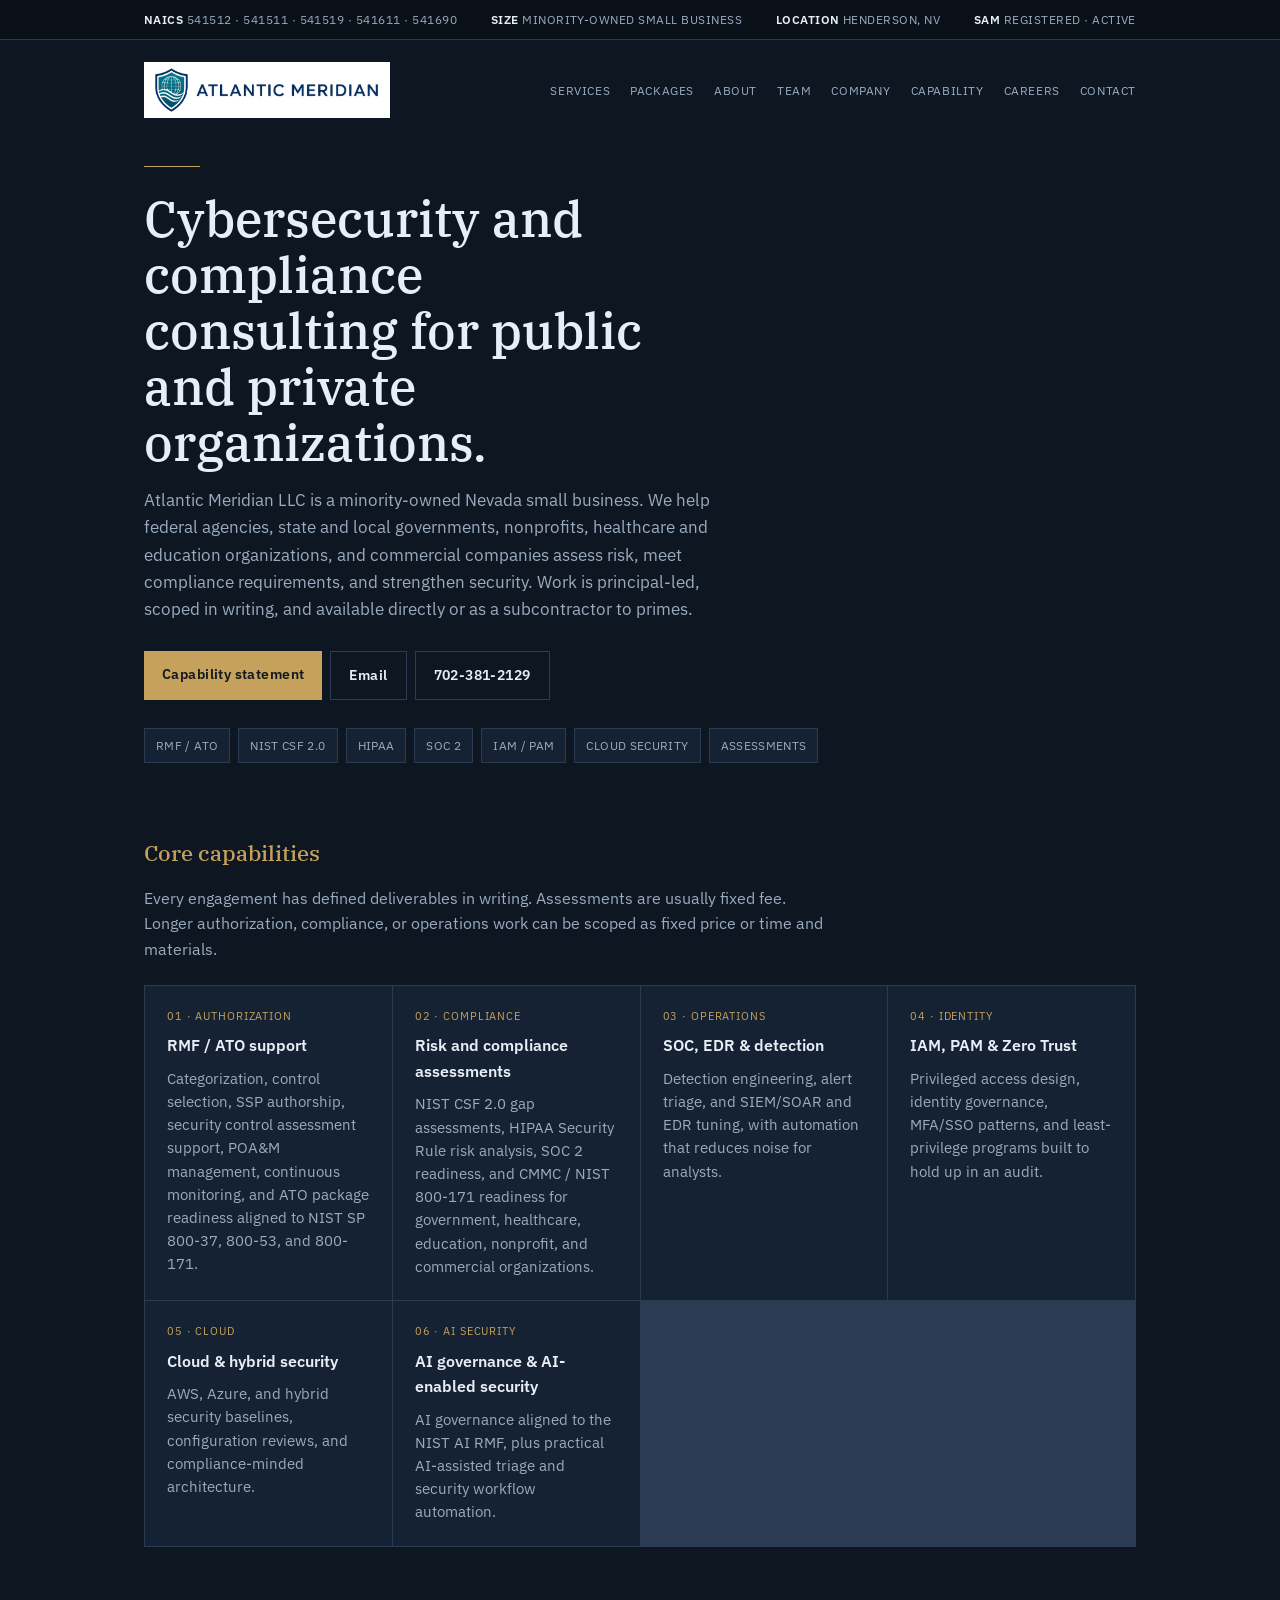
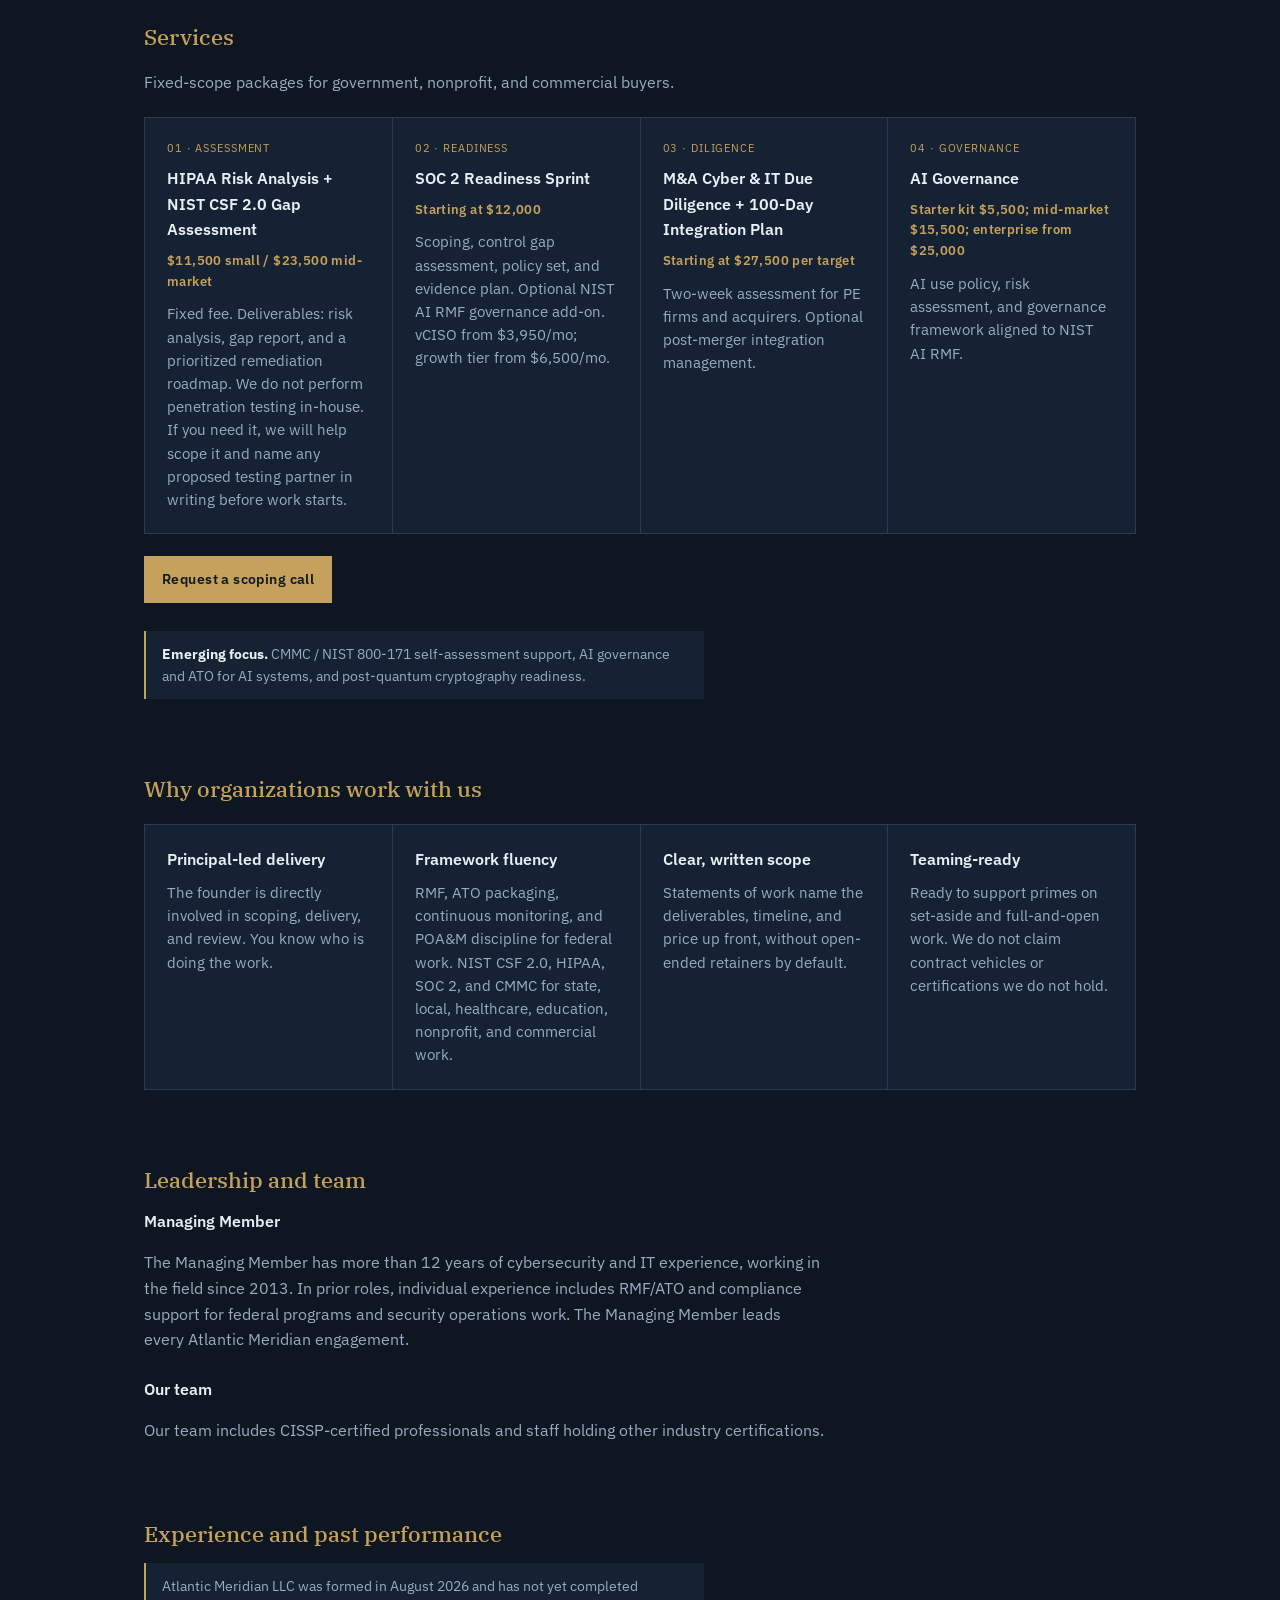
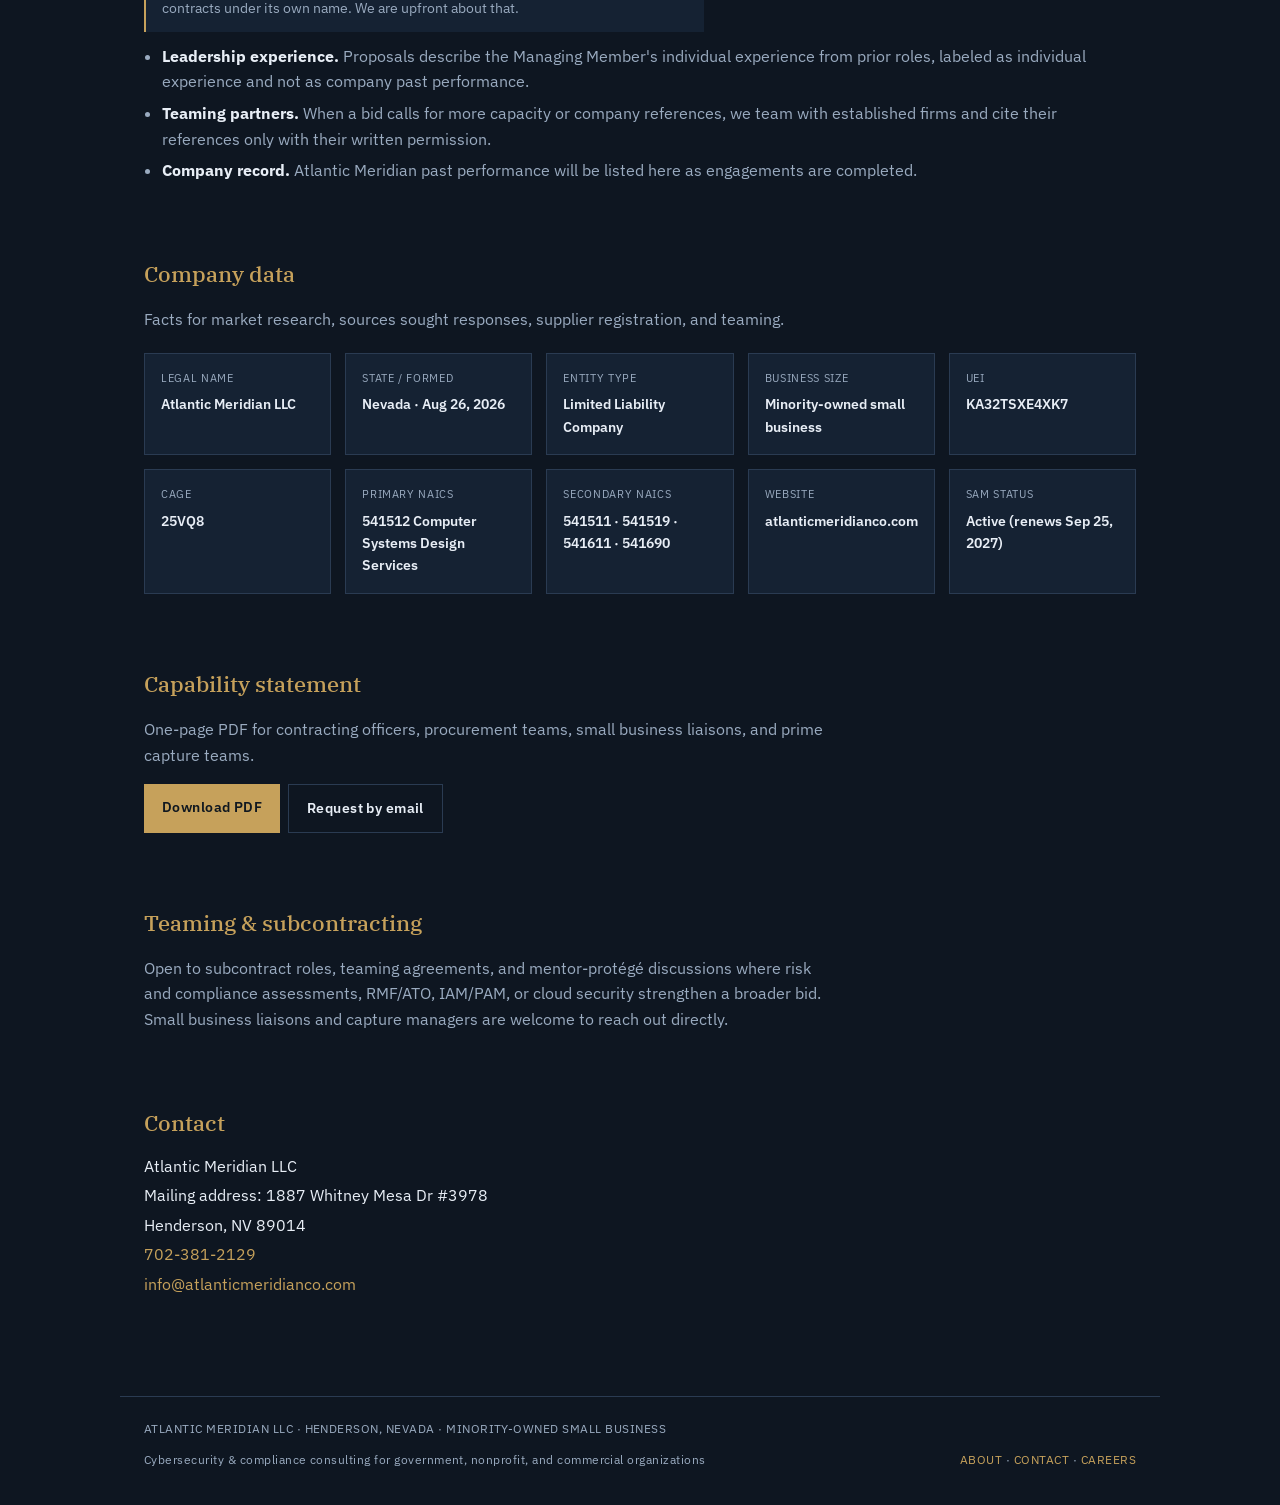
<file: index.html>
<!DOCTYPE html>
<html lang="en">
<head>
  <meta charset="utf-8" />
  <meta name="viewport" content="width=device-width, initial-scale=1" />
  <title>Atlantic Meridian | Cybersecurity, Compliance &amp; AI Security Consulting</title>
  <meta name="description" content="Atlantic Meridian LLC is a minority-owned Henderson, Nevada small business providing cybersecurity and compliance consulting for federal, state and local, nonprofit, healthcare, education, and commercial organizations. SAM registered (UEI KA32TSXE4XK7, CAGE 25VQ8)." />
  <meta name="theme-color" content="#0e1621" />
  <link rel="icon" href="/favicon.ico" sizes="any" />
  <link rel="icon" type="image/png" sizes="32x32" href="/favicon-32.png" />
  <link rel="apple-touch-icon" href="/apple-touch-icon.png" />
  <meta property="og:title" content="Atlantic Meridian | Cybersecurity, Compliance &amp; AI Security Consulting" />
  <meta property="og:description" content="Atlantic Meridian LLC is a minority-owned Henderson, Nevada small business providing cybersecurity and compliance consulting for federal, state and local, nonprofit, healthcare, education, and commercial organizations. SAM registered (UEI KA32TSXE4XK7, CAGE 25VQ8)." />
  <meta property="og:url" content="https://atlanticmeridianco.com/" />
  <meta property="og:image" content="https://atlanticmeridianco.com/images/og-image.png" />
  <meta property="og:image:width" content="1200" />
  <meta property="og:image:height" content="630" />
  <meta property="og:type" content="website" />
  <meta name="twitter:card" content="summary_large_image" />
  <meta name="twitter:image" content="https://atlanticmeridianco.com/images/og-image.png" />
  <link rel="canonical" href="https://atlanticmeridianco.com/" />
  <link rel="preconnect" href="https://fonts.googleapis.com" />
  <link rel="preconnect" href="https://fonts.gstatic.com" crossorigin />
  <link href="https://fonts.googleapis.com/css2?family=IBM+Plex+Sans:wght@400;500;600&family=IBM+Plex+Serif:wght@500;600&display=swap" rel="stylesheet" />
  <style>
    :root {
      --bg: #0e1621;
      --panel: #152233;
      --ink: #e8eef6;
      --muted: #9aabc0;
      --gold: #c6a15b;
      --line: #2a3b52;
    }
    * { box-sizing: border-box; }
    html { scroll-behavior: smooth; }
    body {
      margin: 0;
      font-family: "IBM Plex Sans", system-ui, sans-serif;
      background: var(--bg);
      color: var(--ink);
      line-height: 1.6;
    }
    a { color: var(--gold); }
    .strip {
      background: #0a1018;
      border-bottom: 1px solid var(--line);
      font-size: 12px;
      letter-spacing: 0.04em;
      color: var(--muted);
      text-transform: uppercase;
    }
    .strip-inner, header, main, footer, .band-inner {
      max-width: 1040px;
      margin: 0 auto;
      padding: 10px 24px;
    }
    .strip-inner {
      display: flex;
      flex-wrap: wrap;
      gap: 8px 18px;
      justify-content: space-between;
    }
    .strip strong { color: var(--ink); font-weight: 600; }
    header {
      padding-top: 22px;
      padding-bottom: 0;
      display: flex;
      justify-content: space-between;
      align-items: center;
      gap: 16px;
      flex-wrap: wrap;
    }
    .mark {
      display: inline-flex;
      align-items: center;
      line-height: 0;
      text-decoration: none;
    }
    .mark img {
      height: 56px;
      width: auto;
      display: block;
    }
    nav a {
      color: var(--muted);
      text-decoration: none;
      font-size: 12px;
      margin-left: 16px;
      letter-spacing: 0.05em;
      text-transform: uppercase;
    }
    nav a:hover { color: var(--ink); }
    main { padding: 48px 24px 96px; }
    .rule { height: 1px; background: var(--gold); width: 56px; margin-bottom: 24px; }
    h1 {
      font-family: "IBM Plex Serif", Georgia, serif;
      font-size: clamp(32px, 5vw, 50px);
      font-weight: 500;
      line-height: 1.12;
      margin: 0 0 16px;
      max-width: 18ch;
    }
    .lede {
      color: var(--muted);
      font-size: 17px;
      max-width: 58ch;
      margin: 0 0 28px;
    }
    .actions { display: flex; flex-wrap: wrap; gap: 8px; margin-bottom: 28px; }
    .btn {
      display: inline-block;
      background: var(--gold);
      color: #101820;
      text-decoration: none;
      padding: 12px 18px;
      font-weight: 600;
      font-size: 14px;
      letter-spacing: 0.03em;
    }
    .btn.ghost {
      background: transparent;
      color: var(--ink);
      border: 1px solid var(--line);
    }
    .meta {
      display: flex;
      flex-wrap: wrap;
      gap: 8px;
      margin-top: 8px;
    }
    .meta span, .chip {
      border: 1px solid var(--line);
      background: var(--panel);
      padding: 7px 11px;
      font-size: 12px;
      letter-spacing: 0.03em;
      text-transform: uppercase;
      color: var(--muted);
    }
    section { margin-top: 72px; }
    h2 {
      font-family: "IBM Plex Serif", Georgia, serif;
      font-size: 22px;
      color: var(--gold);
      margin: 0 0 12px;
      font-weight: 500;
    }
    h3 {
      margin: 0 0 8px;
      font-size: 16px;
      font-weight: 600;
      color: var(--ink);
    }
    p { color: var(--muted); max-width: 68ch; }
    .note {
      border-left: 2px solid var(--gold);
      padding: 12px 16px;
      background: var(--panel);
      color: var(--muted);
      font-size: 14px;
      max-width: 70ch;
    }
    .grid {
      display: grid;
      grid-template-columns: repeat(auto-fit, minmax(240px, 1fr));
      gap: 1px;
      background: var(--line);
      border: 1px solid var(--line);
      margin-top: 22px;
    }
    .grid article {
      background: var(--panel);
      padding: 22px;
      color: var(--muted);
      font-size: 14.5px;
    }
    .grid .tag {
      display: block;
      color: var(--gold);
      font-size: 11px;
      letter-spacing: 0.08em;
      text-transform: uppercase;
      margin-bottom: 8px;
    }
    .price {
      display: block;
      margin: 0 0 10px;
      color: var(--gold);
      font-size: 13px;
      font-weight: 600;
      letter-spacing: 0.03em;
    }
    .data {
      display: grid;
      grid-template-columns: repeat(auto-fit, minmax(180px, 1fr));
      gap: 14px;
      margin-top: 20px;
    }
    .data div {
      border: 1px solid var(--line);
      background: var(--panel);
      padding: 16px;
    }
    .data dt {
      display: block;
      font-size: 11px;
      letter-spacing: 0.06em;
      text-transform: uppercase;
      color: var(--muted);
      margin-bottom: 6px;
    }
    .data dd {
      margin: 0;
      color: var(--ink);
      font-weight: 600;
      font-size: 14px;
    }
    ul.clean {
      margin: 12px 0 0;
      padding-left: 18px;
      color: var(--muted);
    }
    ul.clean li { margin-bottom: 6px; }
    address { font-style: normal; color: var(--ink); line-height: 1.85; }
    address a { text-decoration: none; }
    footer {
      border-top: 1px solid var(--line);
      color: var(--muted);
      font-size: 12px;
      letter-spacing: 0.04em;
      display: flex;
      justify-content: space-between;
      gap: 12px;
      flex-wrap: wrap;
      padding: 22px 24px 36px;
      max-width: 1040px;
      margin: 0 auto;
    }
    footer a { color: var(--gold); text-decoration: none; text-transform: uppercase; }
    @media (max-width: 560px) {
      nav a { margin-left: 10px; }
      h1 { max-width: none; }
      .mark img { height: 44px; }
    }
  </style>
</head>
<body>
  <div class="strip">
    <div class="strip-inner">
      <span><strong>NAICS</strong> 541512 · 541511 · 541519 · 541611 · 541690</span>
      <span><strong>Size</strong> Minority-owned small business</span>
      <span><strong>Location</strong> Henderson, NV</span>
      <span><strong>SAM</strong> Registered · Active</span>
    </div>
  </div>

  <header>
    <a class="mark" href="/"><img src="/images/logo-header.png" width="807" height="184" alt="Atlantic Meridian" /></a>
    <nav>
      <a href="#services">Services</a>
      <a href="#packages">Packages</a>
      <a href="/about/">About</a>
      <a href="#leadership">Team</a>
      <a href="#company">Company</a>
      <a href="#capability">Capability</a>
      <a href="/careers/">Careers</a>
      <a href="/contact/">Contact</a>
    </nav>
  </header>

  <main>
    <div class="rule"></div>
    <h1>Cybersecurity and compliance consulting for public and private organizations.</h1>
    <p class="lede">Atlantic Meridian LLC is a minority-owned Nevada small business. We help federal agencies, state and local governments, nonprofits, healthcare and education organizations, and commercial companies assess risk, meet compliance requirements, and strengthen security. Work is principal-led, scoped in writing, and available directly or as a subcontractor to primes.</p>
    <div class="actions">
      <a class="btn" href="#capability">Capability statement</a>
      <a class="btn ghost" href="mailto:info@atlanticmeridianco.com">Email</a>
      <a class="btn ghost" href="tel:+17023812129">702-381-2129</a>
    </div>
    <div class="meta" aria-label="Focus areas">
      <span>RMF / ATO</span>
      <span>NIST CSF 2.0</span>
      <span>HIPAA</span>
      <span>SOC 2</span>
      <span>IAM / PAM</span>
      <span>Cloud security</span>
      <span>Assessments</span>
    </div>

    <section id="services">
      <h2>Core capabilities</h2>
      <p>Every engagement has defined deliverables in writing. Assessments are usually fixed fee. Longer authorization, compliance, or operations work can be scoped as fixed price or time and materials.</p>
      <div class="grid">
        <article>
          <span class="tag">01 · Authorization</span>
          <h3>RMF / ATO support</h3>
          Categorization, control selection, SSP authorship, security control assessment support, POA&amp;M management, continuous monitoring, and ATO package readiness aligned to NIST SP 800-37, 800-53, and 800-171.
        </article>
        <article>
          <span class="tag">02 · Compliance</span>
          <h3>Risk and compliance assessments</h3>
          NIST CSF 2.0 gap assessments, HIPAA Security Rule risk analysis, SOC 2 readiness, and CMMC / NIST 800-171 readiness for government, healthcare, education, nonprofit, and commercial organizations.
        </article>
        <article>
          <span class="tag">03 · Operations</span>
          <h3>SOC, EDR &amp; detection</h3>
          Detection engineering, alert triage, and SIEM/SOAR and EDR tuning, with automation that reduces noise for analysts.
        </article>
        <article>
          <span class="tag">04 · Identity</span>
          <h3>IAM, PAM &amp; Zero Trust</h3>
          Privileged access design, identity governance, MFA/SSO patterns, and least-privilege programs built to hold up in an audit.
        </article>
        <article>
          <span class="tag">05 · Cloud</span>
          <h3>Cloud &amp; hybrid security</h3>
          AWS, Azure, and hybrid security baselines, configuration reviews, and compliance-minded architecture.
        </article>
        <article>
          <span class="tag">06 · AI security</span>
          <h3>AI governance &amp; AI-enabled security</h3>
          AI governance aligned to the NIST AI RMF, plus practical AI-assisted triage and security workflow automation.
        </article>
      </div>
    </section>

    <section id="packages">
      <h2>Services</h2>
      <p>Fixed-scope packages for government, nonprofit, and commercial buyers.</p>
      <div class="grid">
        <article>
          <span class="tag">01 · Assessment</span>
          <h3>HIPAA Risk Analysis + NIST CSF 2.0 Gap Assessment</h3>
          <span class="price">$11,500 small / $23,500 mid-market</span>
          Fixed fee. Deliverables: risk analysis, gap report, and a prioritized remediation roadmap. We do not perform penetration testing in-house. If you need it, we will help scope it and name any proposed testing partner in writing before work starts.
        </article>
        <article>
          <span class="tag">02 · Readiness</span>
          <h3>SOC 2 Readiness Sprint</h3>
          <span class="price">Starting at $12,000</span>
          Scoping, control gap assessment, policy set, and evidence plan. Optional NIST AI RMF governance add-on. vCISO from $3,950/mo; growth tier from $6,500/mo.
        </article>
        <article>
          <span class="tag">03 · Diligence</span>
          <h3>M&amp;A Cyber &amp; IT Due Diligence + 100-Day Integration Plan</h3>
          <span class="price">Starting at $27,500 per target</span>
          Two-week assessment for PE firms and acquirers. Optional post-merger integration management.
        </article>
        <article>
          <span class="tag">04 · Governance</span>
          <h3>AI Governance</h3>
          <span class="price">Starter kit $5,500; mid-market $15,500; enterprise from $25,000</span>
          AI use policy, risk assessment, and governance framework aligned to NIST AI RMF.
        </article>
      </div>
      <div class="actions" style="margin-top:22px">
        <a class="btn" href="mailto:info@atlanticmeridianco.com?subject=Scoping%20call%20request">Request a scoping call</a>
      </div>
      <div class="note" style="margin-top:28px"><strong style="color:var(--ink)">Emerging focus.</strong> CMMC / NIST 800-171 self-assessment support, AI governance and ATO for AI systems, and post-quantum cryptography readiness.</div>
    </section>

    <section id="why">
      <h2>Why organizations work with us</h2>
      <div class="grid" style="margin-top:18px">
        <article>
          <h3>Principal-led delivery</h3>
          The founder is directly involved in scoping, delivery, and review. You know who is doing the work.
        </article>
        <article>
          <h3>Framework fluency</h3>
          RMF, ATO packaging, continuous monitoring, and POA&amp;M discipline for federal work. NIST CSF 2.0, HIPAA, SOC 2, and CMMC for state, local, healthcare, education, nonprofit, and commercial work.
        </article>
        <article>
          <h3>Clear, written scope</h3>
          Statements of work name the deliverables, timeline, and price up front, without open-ended retainers by default.
        </article>
        <article>
          <h3>Teaming-ready</h3>
          Ready to support primes on set-aside and full-and-open work. We do not claim contract vehicles or certifications we do not hold.
        </article>
      </div>
    </section>

    <section id="leadership">
      <h2>Leadership and team</h2>
      <h3>Managing Member</h3>
      <p>The Managing Member has more than 12 years of cybersecurity and IT experience, working in the field since 2013. In prior roles, individual experience includes RMF/ATO and compliance support for federal programs and security operations work. The Managing Member leads every Atlantic Meridian engagement.</p>
      <h3 style="margin-top:24px">Our team</h3>
      <p>Our team includes CISSP-certified professionals and staff holding other industry certifications.</p>
    </section>

    <section id="experience">
      <h2>Experience and past performance</h2>
      <div class="note">Atlantic Meridian LLC was formed in August 2026 and has not yet completed contracts under its own name. We are upfront about that.</div>
      <ul class="clean">
        <li><strong style="color:var(--ink)">Leadership experience.</strong> Proposals describe the Managing Member's individual experience from prior roles, labeled as individual experience and not as company past performance.</li>
        <li><strong style="color:var(--ink)">Teaming partners.</strong> When a bid calls for more capacity or company references, we team with established firms and cite their references only with their written permission.</li>
        <li><strong style="color:var(--ink)">Company record.</strong> Atlantic Meridian past performance will be listed here as engagements are completed.</li>
      </ul>
    </section>

    <section id="company">
      <h2>Company data</h2>
      <p>Facts for market research, sources sought responses, supplier registration, and teaming.</p>
      <div class="data">
        <div><dt>Legal name</dt><dd>Atlantic Meridian LLC</dd></div>
        <div><dt>State / formed</dt><dd>Nevada · Aug 26, 2026</dd></div>
        <div><dt>Entity type</dt><dd>Limited Liability Company</dd></div>
        <div><dt>Business size</dt><dd>Minority-owned small business</dd></div>
        <div><dt>UEI</dt><dd>KA32TSXE4XK7</dd></div>
        <div><dt>CAGE</dt><dd>25VQ8</dd></div>
        <div><dt>Primary NAICS</dt><dd>541512 Computer Systems Design Services</dd></div>
        <div><dt>Secondary NAICS</dt><dd>541511 · 541519 · 541611 · 541690</dd></div>
        <div><dt>Website</dt><dd>atlanticmeridianco.com</dd></div>
        <div><dt>SAM status</dt><dd>Active (renews Sep 25, 2027)</dd></div>
      </div>
    </section>

    <section id="capability">
      <h2>Capability statement</h2>
      <p>One-page PDF for contracting officers, procurement teams, small business liaisons, and prime capture teams.</p>
      <div class="actions" style="margin-top:16px">
        <a class="btn" href="/capability-statement.pdf">Download PDF</a>
        <a class="btn ghost" href="mailto:info@atlanticmeridianco.com?subject=Capability%20statement%20request">Request by email</a>
      </div>
    </section>

    <section id="teaming">
      <h2>Teaming &amp; subcontracting</h2>
      <p>Open to subcontract roles, teaming agreements, and mentor-protégé discussions where risk and compliance assessments, RMF/ATO, IAM/PAM, or cloud security strengthen a broader bid. Small business liaisons and capture managers are welcome to reach out directly.</p>
    </section>

    <section id="contact">
      <h2>Contact</h2>
      <address>
        Atlantic Meridian LLC<br />
        Mailing address: 1887 Whitney Mesa Dr #3978<br />
        Henderson, NV 89014<br />
        <a href="tel:+17023812129">702-381-2129</a><br />
        <a href="mailto:info@atlanticmeridianco.com">info@atlanticmeridianco.com</a>
      </address>
    </section>
  </main>

  <footer>
    <span>ATLANTIC MERIDIAN LLC · HENDERSON, NEVADA · MINORITY-OWNED SMALL BUSINESS</span>
    <span>Cybersecurity &amp; compliance consulting for government, nonprofit, and commercial organizations</span>
    <span><a href="/about/">About</a> · <a href="/contact/">Contact</a> · <a href="/careers/">Careers</a></span>
  </footer>
</body>
</html>
</file>
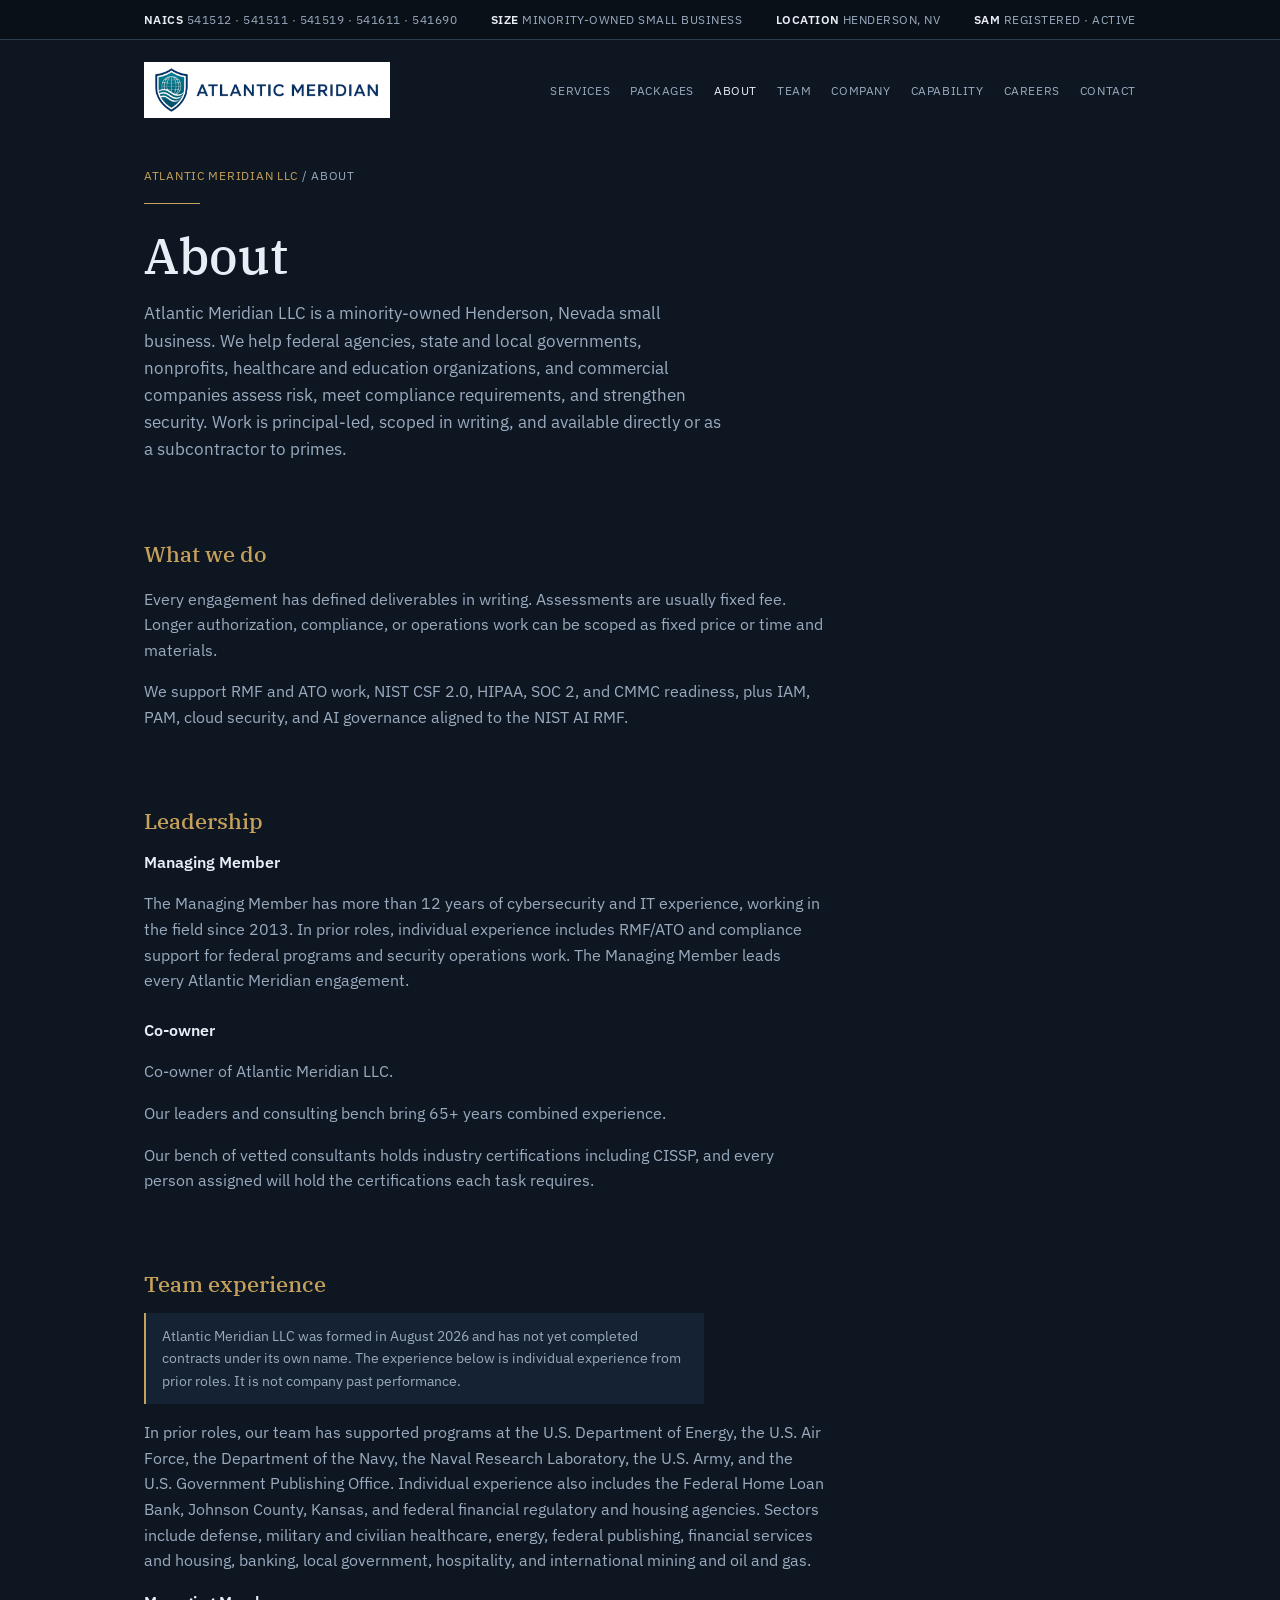
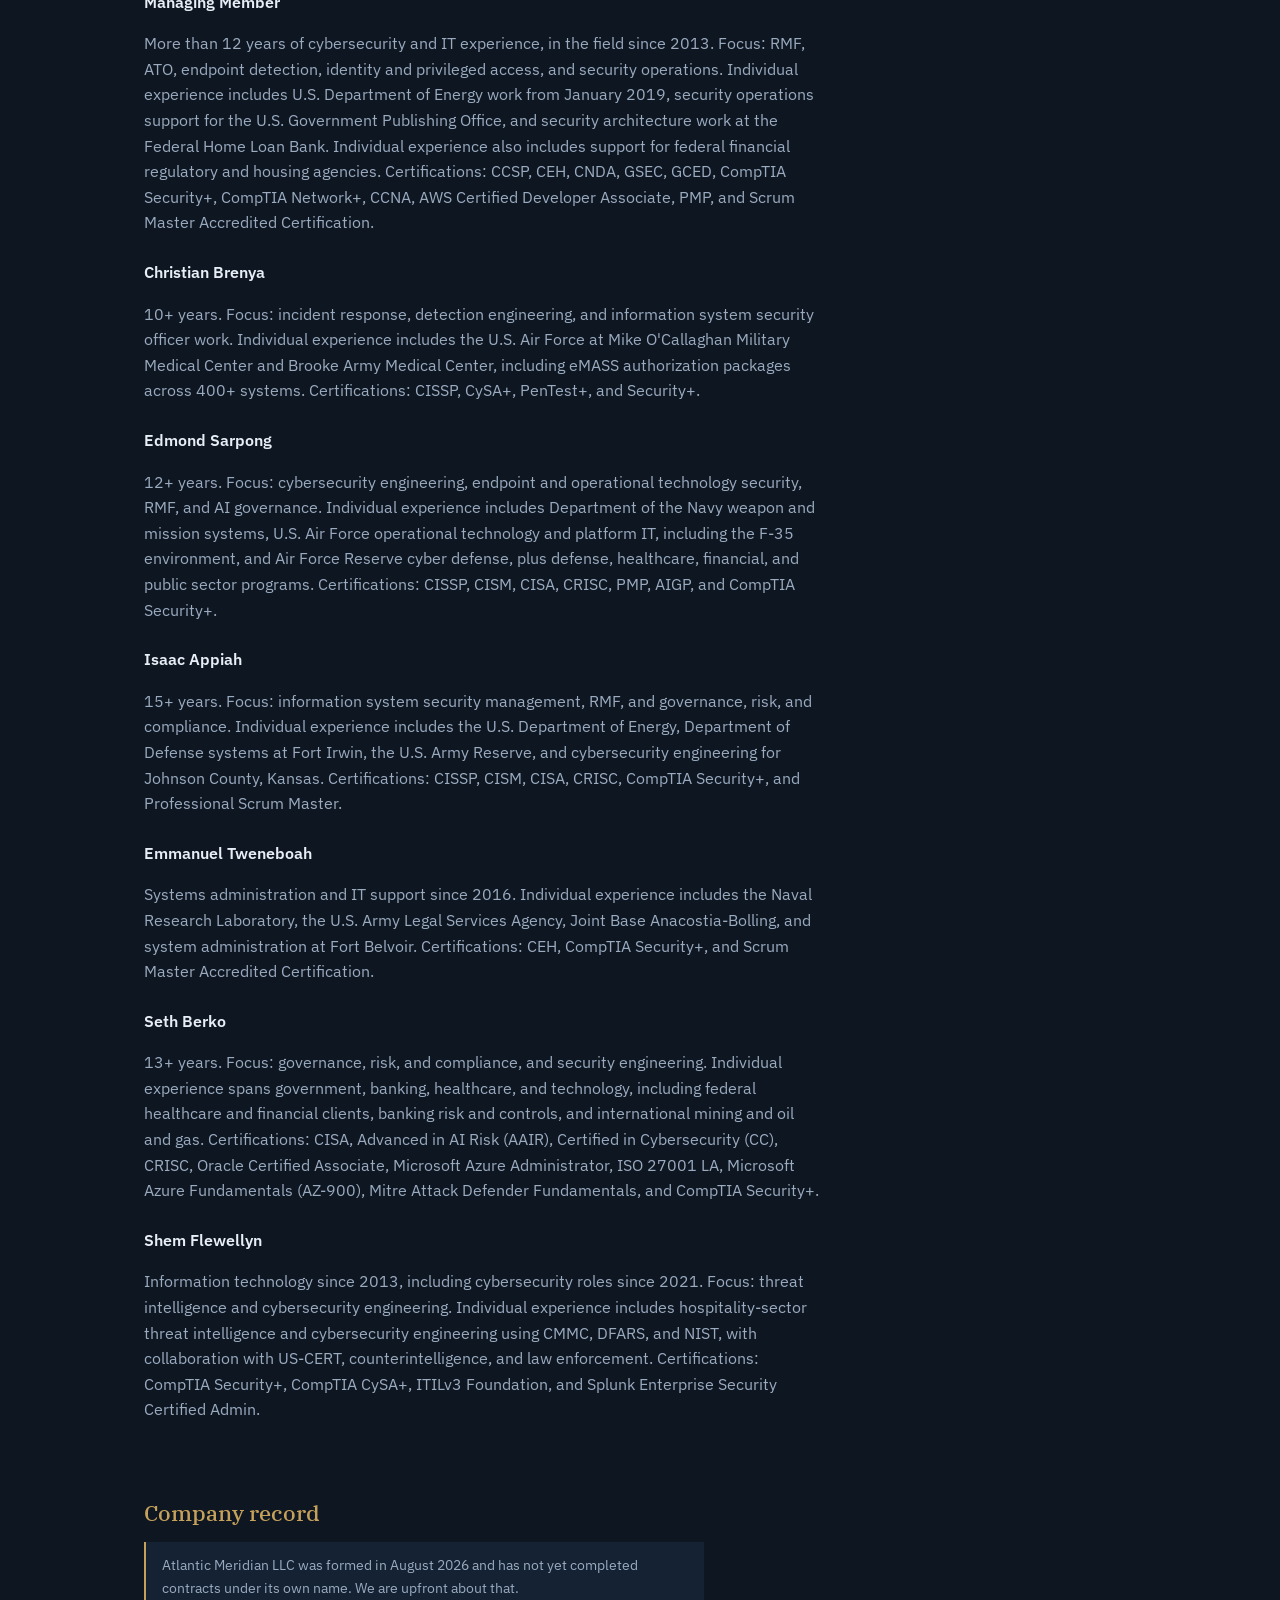
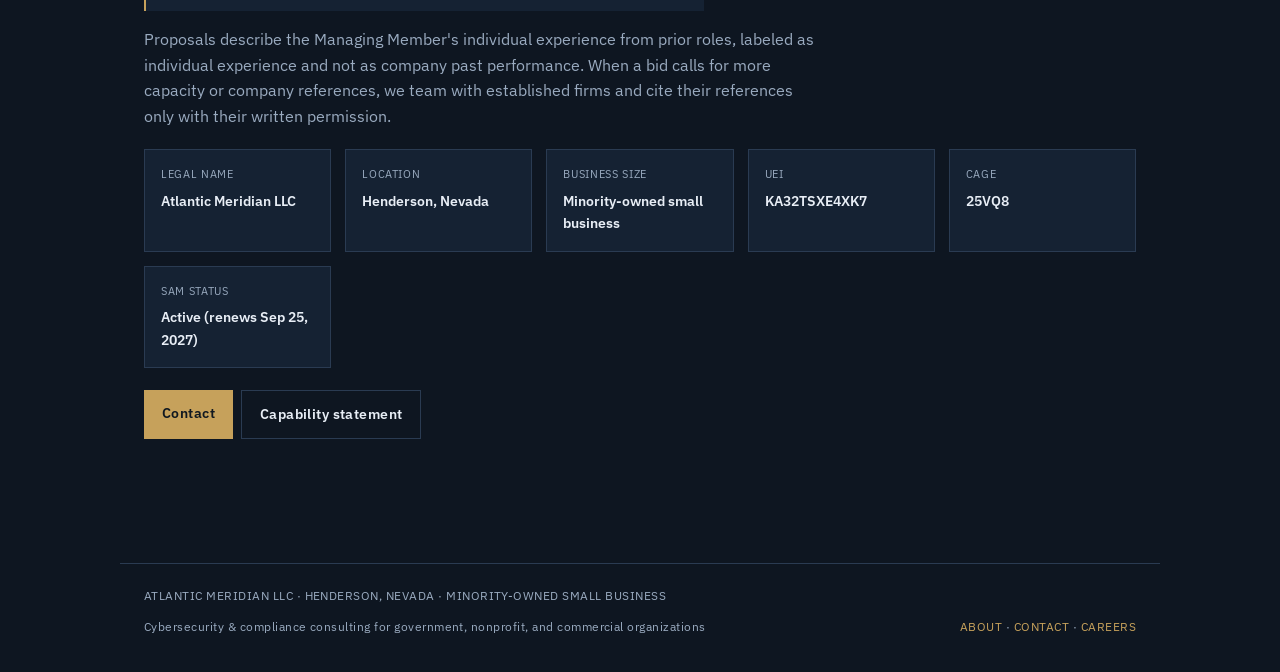
<file: about/index.html>
<!DOCTYPE html>
<html lang="en">
<head>
  <meta charset="utf-8" />
  <meta name="viewport" content="width=device-width, initial-scale=1" />
  <title>About | Atlantic Meridian</title>
  <meta name="description" content="Atlantic Meridian LLC is a minority-owned Henderson, Nevada small business providing cybersecurity and compliance consulting for federal, state and local, nonprofit, healthcare, education, and commercial organizations." />
  <meta name="theme-color" content="#0e1621" />
  <link rel="icon" href="/favicon.ico" sizes="any" />
  <link rel="icon" type="image/png" sizes="32x32" href="/favicon-32.png" />
  <link rel="apple-touch-icon" href="/apple-touch-icon.png" />
  <meta property="og:title" content="About | Atlantic Meridian" />
  <meta property="og:description" content="Atlantic Meridian LLC is a minority-owned Henderson, Nevada small business providing cybersecurity and compliance consulting for federal, state and local, nonprofit, healthcare, education, and commercial organizations." />
  <meta property="og:url" content="https://atlanticmeridianco.com/about/" />
  <meta property="og:image" content="https://atlanticmeridianco.com/images/og-image.png" />
  <meta property="og:image:width" content="1200" />
  <meta property="og:image:height" content="630" />
  <meta property="og:type" content="website" />
  <meta name="twitter:card" content="summary_large_image" />
  <meta name="twitter:image" content="https://atlanticmeridianco.com/images/og-image.png" />
  <link rel="canonical" href="https://atlanticmeridianco.com/about/" />
  <link rel="preconnect" href="https://fonts.googleapis.com" />
  <link rel="preconnect" href="https://fonts.gstatic.com" crossorigin />
  <link href="https://fonts.googleapis.com/css2?family=IBM+Plex+Sans:wght@400;500;600&family=IBM+Plex+Serif:wght@500;600&display=swap" rel="stylesheet" />
  <style>
    :root {
      --bg: #0e1621;
      --panel: #152233;
      --ink: #e8eef6;
      --muted: #9aabc0;
      --gold: #c6a15b;
      --line: #2a3b52;
    }
    * { box-sizing: border-box; }
    html { scroll-behavior: smooth; }
    body {
      margin: 0;
      font-family: "IBM Plex Sans", system-ui, sans-serif;
      background: var(--bg);
      color: var(--ink);
      line-height: 1.6;
    }
    a { color: var(--gold); }
    .strip {
      background: #0a1018;
      border-bottom: 1px solid var(--line);
      font-size: 12px;
      letter-spacing: 0.04em;
      color: var(--muted);
      text-transform: uppercase;
    }
    .strip-inner, header, main, footer, .band-inner {
      max-width: 1040px;
      margin: 0 auto;
      padding: 10px 24px;
    }
    .strip-inner {
      display: flex;
      flex-wrap: wrap;
      gap: 8px 18px;
      justify-content: space-between;
    }
    .strip strong { color: var(--ink); font-weight: 600; }
    header {
      padding-top: 22px;
      padding-bottom: 0;
      display: flex;
      justify-content: space-between;
      align-items: center;
      gap: 16px;
      flex-wrap: wrap;
    }
    .mark {
      display: inline-flex;
      align-items: center;
      line-height: 0;
      text-decoration: none;
    }
    .mark img {
      height: 56px;
      width: auto;
      display: block;
    }
    nav a {
      color: var(--muted);
      text-decoration: none;
      font-size: 12px;
      margin-left: 16px;
      letter-spacing: 0.05em;
      text-transform: uppercase;
    }
    nav a:hover { color: var(--ink); }
    main { padding: 48px 24px 96px; }
    .rule { height: 1px; background: var(--gold); width: 56px; margin-bottom: 24px; }
    h1 {
      font-family: "IBM Plex Serif", Georgia, serif;
      font-size: clamp(32px, 5vw, 50px);
      font-weight: 500;
      line-height: 1.12;
      margin: 0 0 16px;
      max-width: 18ch;
    }
    .lede {
      color: var(--muted);
      font-size: 17px;
      max-width: 58ch;
      margin: 0 0 28px;
    }
    .actions { display: flex; flex-wrap: wrap; gap: 8px; margin-bottom: 28px; }
    .btn {
      display: inline-block;
      background: var(--gold);
      color: #101820;
      text-decoration: none;
      padding: 12px 18px;
      font-weight: 600;
      font-size: 14px;
      letter-spacing: 0.03em;
    }
    .btn.ghost {
      background: transparent;
      color: var(--ink);
      border: 1px solid var(--line);
    }
    .meta {
      display: flex;
      flex-wrap: wrap;
      gap: 8px;
      margin-top: 8px;
    }
    .meta span, .chip {
      border: 1px solid var(--line);
      background: var(--panel);
      padding: 7px 11px;
      font-size: 12px;
      letter-spacing: 0.03em;
      text-transform: uppercase;
      color: var(--muted);
    }
    section { margin-top: 72px; }
    h2 {
      font-family: "IBM Plex Serif", Georgia, serif;
      font-size: 22px;
      color: var(--gold);
      margin: 0 0 12px;
      font-weight: 500;
    }
    h3 {
      margin: 0 0 8px;
      font-size: 16px;
      font-weight: 600;
      color: var(--ink);
    }
    p { color: var(--muted); max-width: 68ch; }
    .note {
      border-left: 2px solid var(--gold);
      padding: 12px 16px;
      background: var(--panel);
      color: var(--muted);
      font-size: 14px;
      max-width: 70ch;
    }
    .grid {
      display: grid;
      grid-template-columns: repeat(auto-fit, minmax(240px, 1fr));
      gap: 1px;
      background: var(--line);
      border: 1px solid var(--line);
      margin-top: 22px;
    }
    .grid article {
      background: var(--panel);
      padding: 22px;
      color: var(--muted);
      font-size: 14.5px;
    }
    .grid .tag {
      display: block;
      color: var(--gold);
      font-size: 11px;
      letter-spacing: 0.08em;
      text-transform: uppercase;
      margin-bottom: 8px;
    }
    .price {
      display: block;
      margin: 0 0 10px;
      color: var(--gold);
      font-size: 13px;
      font-weight: 600;
      letter-spacing: 0.03em;
    }
    .data {
      display: grid;
      grid-template-columns: repeat(auto-fit, minmax(180px, 1fr));
      gap: 14px;
      margin-top: 20px;
    }
    .data div {
      border: 1px solid var(--line);
      background: var(--panel);
      padding: 16px;
    }
    .data dt {
      display: block;
      font-size: 11px;
      letter-spacing: 0.06em;
      text-transform: uppercase;
      color: var(--muted);
      margin-bottom: 6px;
    }
    .data dd {
      margin: 0;
      color: var(--ink);
      font-weight: 600;
      font-size: 14px;
    }
    ul.clean {
      margin: 12px 0 0;
      padding-left: 18px;
      color: var(--muted);
    }
    ul.clean li { margin-bottom: 6px; }
    address { font-style: normal; color: var(--ink); line-height: 1.85; }
    address a { text-decoration: none; }
    footer {
      border-top: 1px solid var(--line);
      color: var(--muted);
      font-size: 12px;
      letter-spacing: 0.04em;
      display: flex;
      justify-content: space-between;
      gap: 12px;
      flex-wrap: wrap;
      padding: 22px 24px 36px;
      max-width: 1040px;
      margin: 0 auto;
    }
    footer a { color: var(--gold); text-decoration: none; text-transform: uppercase; }
    @media (max-width: 560px) {
      nav a { margin-left: 10px; }
      h1 { max-width: none; }
      .mark img { height: 44px; }
    }

    nav a[aria-current="page"] { color: var(--ink); }
    .crumb {
      color: var(--muted);
      font-size: 12px;
      letter-spacing: 0.06em;
      text-transform: uppercase;
      margin: 0 0 18px;
    }
    .crumb a { text-decoration: none; }
    .roles {
      list-style: none;
      margin: 8px 0 0;
      padding: 0;
      display: grid;
      gap: 1px;
      background: var(--line);
      border: 1px solid var(--line);
    }
    .roles a {
      display: block;
      background: var(--panel);
      color: var(--ink);
      text-decoration: none;
      padding: 18px 22px;
      font-weight: 600;
    }
    .roles a:hover { color: var(--gold); }
    .job h1 { max-width: none; }
    .job section { margin-top: 40px; }
    .data .wide { grid-column: 1 / -1; }
    .data a { text-decoration: none; }
    .payline { color: var(--ink); font-weight: 600; }

  </style>
</head>
<body>
  <div class="strip">
    <div class="strip-inner">
      <span><strong>NAICS</strong> 541512 · 541511 · 541519 · 541611 · 541690</span>
      <span><strong>Size</strong> Minority-owned small business</span>
      <span><strong>Location</strong> Henderson, NV</span>
      <span><strong>SAM</strong> Registered · Active</span>
    </div>
  </div>

  <header>
    <a class="mark" href="/"><img src="/images/logo-header.png" width="807" height="184" alt="Atlantic Meridian" /></a>
    <nav>
      <a href="/#services">Services</a>
      <a href="/#packages">Packages</a>
      <a href="/about/" aria-current="page">About</a>
      <a href="/#leadership">Team</a>
      <a href="/#company">Company</a>
      <a href="/#capability">Capability</a>
      <a href="/careers/">Careers</a>
      <a href="/contact/">Contact</a>
    </nav>
  </header>

  <main>
    <p class="crumb"><a href="/">Atlantic Meridian LLC</a> / About</p>
    <div class="rule"></div>
    <h1>About</h1>
    <p class="lede">Atlantic Meridian LLC is a minority-owned Henderson, Nevada small business. We help federal agencies, state and local governments, nonprofits, healthcare and education organizations, and commercial companies assess risk, meet compliance requirements, and strengthen security. Work is principal-led, scoped in writing, and available directly or as a subcontractor to primes.</p>

    <section>
      <h2>What we do</h2>
      <p>Every engagement has defined deliverables in writing. Assessments are usually fixed fee. Longer authorization, compliance, or operations work can be scoped as fixed price or time and materials.</p>
      <p>We support RMF and ATO work, NIST CSF 2.0, HIPAA, SOC 2, and CMMC readiness, plus IAM, PAM, cloud security, and AI governance aligned to the NIST AI RMF.</p>
    </section>

    <section>
      <h2>Leadership</h2>
      <h3>Managing Member</h3>
      <p>The Managing Member has more than 12 years of cybersecurity and IT experience, working in the field since 2013. In prior roles, individual experience includes RMF/ATO and compliance support for federal programs and security operations work. The Managing Member leads every Atlantic Meridian engagement.</p>
      <h3 style="margin-top:24px">Co-owner</h3>
      <p>Co-owner of Atlantic Meridian LLC.</p>
      <p>Our leaders and consulting bench bring 65+ years combined experience.</p>
      <p>Our bench of vetted consultants holds industry certifications including CISSP, and every person assigned will hold the certifications each task requires.</p>
    </section>

    <section id="team-experience">
      <h2>Team experience</h2>
      <div class="note">Atlantic Meridian LLC was formed in August 2026 and has not yet completed contracts under its own name. The experience below is individual experience from prior roles. It is not company past performance.</div>
      <p>In prior roles, our team has supported programs at the U.S. Department of Energy, the U.S. Air Force, the Department of the Navy, the Naval Research Laboratory, the U.S. Army, and the U.S. Government Publishing Office. Individual experience also includes the Federal Home Loan Bank, Johnson County, Kansas, and federal financial regulatory and housing agencies. Sectors include defense, military and civilian healthcare, energy, federal publishing, financial services and housing, banking, local government, hospitality, and international mining and oil and gas.</p>

      <h3>Managing Member</h3>
      <p>More than 12 years of cybersecurity and IT experience, in the field since 2013. Focus: RMF, ATO, endpoint detection, identity and privileged access, and security operations. Individual experience includes U.S. Department of Energy work from January 2019, security operations support for the U.S. Government Publishing Office, and security architecture work at the Federal Home Loan Bank. Individual experience also includes support for federal financial regulatory and housing agencies. Certifications: CCSP, CEH, CNDA, GSEC, GCED, CompTIA Security+, CompTIA Network+, CCNA, AWS Certified Developer Associate, PMP, and Scrum Master Accredited Certification.</p>

      <h3 style="margin-top:24px">Christian Brenya</h3>
      <p>10+ years. Focus: incident response, detection engineering, and information system security officer work. Individual experience includes the U.S. Air Force at Mike O'Callaghan Military Medical Center and Brooke Army Medical Center, including eMASS authorization packages across 400+ systems. Certifications: CISSP, CySA+, PenTest+, and Security+.</p>

      <h3 style="margin-top:24px">Edmond Sarpong</h3>
      <p>12+ years. Focus: cybersecurity engineering, endpoint and operational technology security, RMF, and AI governance. Individual experience includes Department of the Navy weapon and mission systems, U.S. Air Force operational technology and platform IT, including the F-35 environment, and Air Force Reserve cyber defense, plus defense, healthcare, financial, and public sector programs. Certifications: CISSP, CISM, CISA, CRISC, PMP, AIGP, and CompTIA Security+.</p>

      <h3 style="margin-top:24px">Isaac Appiah</h3>
      <p>15+ years. Focus: information system security management, RMF, and governance, risk, and compliance. Individual experience includes the U.S. Department of Energy, Department of Defense systems at Fort Irwin, the U.S. Army Reserve, and cybersecurity engineering for Johnson County, Kansas. Certifications: CISSP, CISM, CISA, CRISC, CompTIA Security+, and Professional Scrum Master.</p>

      <h3 style="margin-top:24px">Emmanuel Tweneboah</h3>
      <p>Systems administration and IT support since 2016. Individual experience includes the Naval Research Laboratory, the U.S. Army Legal Services Agency, Joint Base Anacostia-Bolling, and system administration at Fort Belvoir. Certifications: CEH, CompTIA Security+, and Scrum Master Accredited Certification.</p>

      <h3 style="margin-top:24px">Seth Berko</h3>
      <p>13+ years. Focus: governance, risk, and compliance, and security engineering. Individual experience spans government, banking, healthcare, and technology, including federal healthcare and financial clients, banking risk and controls, and international mining and oil and gas. Certifications: CISA, Advanced in AI Risk (AAIR), Certified in Cybersecurity (CC), CRISC, Oracle Certified Associate, Microsoft Azure Administrator, ISO 27001 LA, Microsoft Azure Fundamentals (AZ-900), Mitre Attack Defender Fundamentals, and CompTIA Security+.</p>

      <h3 style="margin-top:24px">Shem Flewellyn</h3>
      <p>Information technology since 2013, including cybersecurity roles since 2021. Focus: threat intelligence and cybersecurity engineering. Individual experience includes hospitality-sector threat intelligence and cybersecurity engineering using CMMC, DFARS, and NIST, with collaboration with US-CERT, counterintelligence, and law enforcement. Certifications: CompTIA Security+, CompTIA CySA+, ITILv3 Foundation, and Splunk Enterprise Security Certified Admin.</p>

    </section>

    <section>
      <h2>Company record</h2>
      <div class="note">Atlantic Meridian LLC was formed in August 2026 and has not yet completed contracts under its own name. We are upfront about that.</div>
      <p>Proposals describe the Managing Member's individual experience from prior roles, labeled as individual experience and not as company past performance. When a bid calls for more capacity or company references, we team with established firms and cite their references only with their written permission.</p>
      <div class="data">
        <div><dt>Legal name</dt><dd>Atlantic Meridian LLC</dd></div>
        <div><dt>Location</dt><dd>Henderson, Nevada</dd></div>
        <div><dt>Business size</dt><dd>Minority-owned small business</dd></div>
        <div><dt>UEI</dt><dd>KA32TSXE4XK7</dd></div>
        <div><dt>CAGE</dt><dd>25VQ8</dd></div>
        <div><dt>SAM status</dt><dd>Active (renews Sep 25, 2027)</dd></div>
      </div>
      <div class="actions" style="margin-top:22px">
        <a class="btn" href="/contact/">Contact</a>
        <a class="btn ghost" href="/capability-statement.pdf">Capability statement</a>
      </div>
    </section>
  </main>
  <footer>
    <span>ATLANTIC MERIDIAN LLC · HENDERSON, NEVADA · MINORITY-OWNED SMALL BUSINESS</span>
    <span>Cybersecurity &amp; compliance consulting for government, nonprofit, and commercial organizations</span>
    <span><a href="/about/">About</a> · <a href="/contact/">Contact</a> · <a href="/careers/">Careers</a></span>
  </footer>

</body>
</html>
</file>
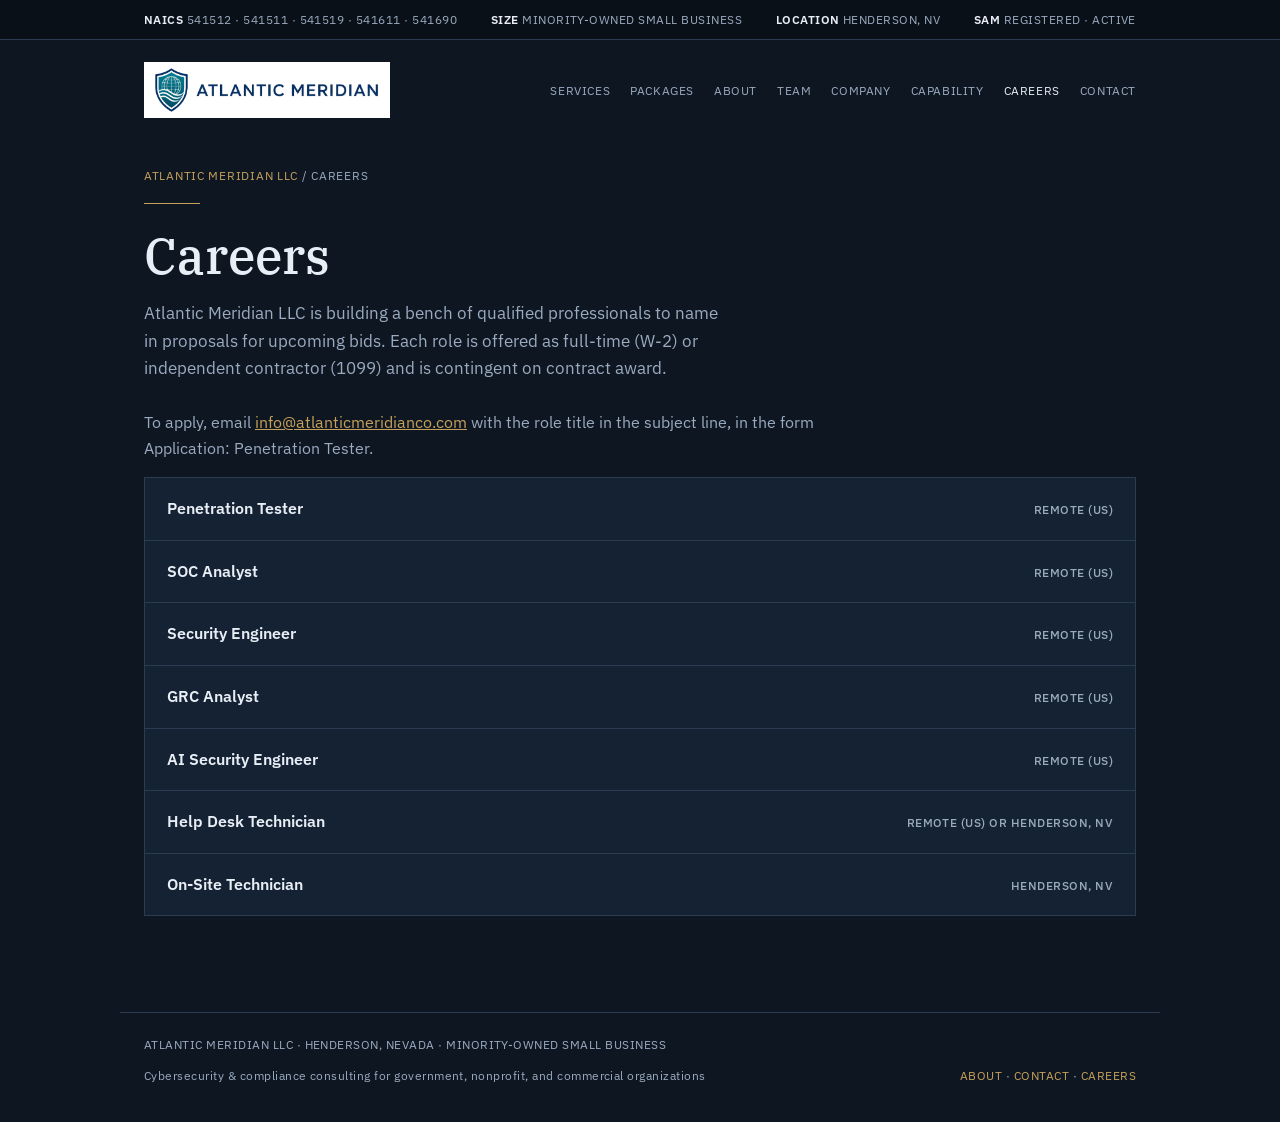
<file: careers/index.html>
<!DOCTYPE html>
<html lang="en">
<head>
  <meta charset="utf-8" />
  <meta name="viewport" content="width=device-width, initial-scale=1" />
  <title>Careers | Atlantic Meridian Careers</title>
  <meta name="description" content="Careers at Atlantic Meridian LLC. Full-time (W-2) or independent contractor (1099) roles, each contingent on contract award." />
  <meta name="theme-color" content="#0e1621" />
  <link rel="icon" href="/favicon.ico" sizes="any" />
  <link rel="icon" type="image/png" sizes="32x32" href="/favicon-32.png" />
  <link rel="apple-touch-icon" href="/apple-touch-icon.png" />
  <meta property="og:title" content="Careers | Atlantic Meridian Careers" />
  <meta property="og:description" content="Careers at Atlantic Meridian LLC. Full-time (W-2) or independent contractor (1099) roles, each contingent on contract award." />
  <meta property="og:url" content="https://atlanticmeridianco.com/careers/" />
  <meta property="og:image" content="https://atlanticmeridianco.com/images/og-image.png" />
  <meta property="og:image:width" content="1200" />
  <meta property="og:image:height" content="630" />
  <meta property="og:type" content="website" />
  <meta name="twitter:card" content="summary_large_image" />
  <meta name="twitter:image" content="https://atlanticmeridianco.com/images/og-image.png" />
  <link rel="canonical" href="https://atlanticmeridianco.com/careers/" />
  <link rel="preconnect" href="https://fonts.googleapis.com" />
  <link rel="preconnect" href="https://fonts.gstatic.com" crossorigin />
  <link href="https://fonts.googleapis.com/css2?family=IBM+Plex+Sans:wght@400;500;600&family=IBM+Plex+Serif:wght@500;600&display=swap" rel="stylesheet" />
  <style>
    :root {
      --bg: #0e1621;
      --panel: #152233;
      --ink: #e8eef6;
      --muted: #9aabc0;
      --gold: #c6a15b;
      --line: #2a3b52;
    }
    * { box-sizing: border-box; }
    html { scroll-behavior: smooth; }
    body {
      margin: 0;
      font-family: "IBM Plex Sans", system-ui, sans-serif;
      background: var(--bg);
      color: var(--ink);
      line-height: 1.6;
    }
    a { color: var(--gold); }
    .strip {
      background: #0a1018;
      border-bottom: 1px solid var(--line);
      font-size: 12px;
      letter-spacing: 0.04em;
      color: var(--muted);
      text-transform: uppercase;
    }
    .strip-inner, header, main, footer, .band-inner {
      max-width: 1040px;
      margin: 0 auto;
      padding: 10px 24px;
    }
    .strip-inner {
      display: flex;
      flex-wrap: wrap;
      gap: 8px 18px;
      justify-content: space-between;
    }
    .strip strong { color: var(--ink); font-weight: 600; }
    header {
      padding-top: 22px;
      padding-bottom: 0;
      display: flex;
      justify-content: space-between;
      align-items: center;
      gap: 16px;
      flex-wrap: wrap;
    }
    .mark {
      display: inline-flex;
      align-items: center;
      line-height: 0;
      text-decoration: none;
    }
    .mark img {
      height: 56px;
      width: auto;
      display: block;
    }
    nav a {
      color: var(--muted);
      text-decoration: none;
      font-size: 12px;
      margin-left: 16px;
      letter-spacing: 0.05em;
      text-transform: uppercase;
    }
    nav a:hover { color: var(--ink); }
    main { padding: 48px 24px 96px; }
    .rule { height: 1px; background: var(--gold); width: 56px; margin-bottom: 24px; }
    h1 {
      font-family: "IBM Plex Serif", Georgia, serif;
      font-size: clamp(32px, 5vw, 50px);
      font-weight: 500;
      line-height: 1.12;
      margin: 0 0 16px;
      max-width: 18ch;
    }
    .lede {
      color: var(--muted);
      font-size: 17px;
      max-width: 58ch;
      margin: 0 0 28px;
    }
    .actions { display: flex; flex-wrap: wrap; gap: 8px; margin-bottom: 28px; }
    .btn {
      display: inline-block;
      background: var(--gold);
      color: #101820;
      text-decoration: none;
      padding: 12px 18px;
      font-weight: 600;
      font-size: 14px;
      letter-spacing: 0.03em;
    }
    .btn.ghost {
      background: transparent;
      color: var(--ink);
      border: 1px solid var(--line);
    }
    .meta {
      display: flex;
      flex-wrap: wrap;
      gap: 8px;
      margin-top: 8px;
    }
    .meta span, .chip {
      border: 1px solid var(--line);
      background: var(--panel);
      padding: 7px 11px;
      font-size: 12px;
      letter-spacing: 0.03em;
      text-transform: uppercase;
      color: var(--muted);
    }
    section { margin-top: 72px; }
    h2 {
      font-family: "IBM Plex Serif", Georgia, serif;
      font-size: 22px;
      color: var(--gold);
      margin: 0 0 12px;
      font-weight: 500;
    }
    h3 {
      margin: 0 0 8px;
      font-size: 16px;
      font-weight: 600;
      color: var(--ink);
    }
    p { color: var(--muted); max-width: 68ch; }
    .note {
      border-left: 2px solid var(--gold);
      padding: 12px 16px;
      background: var(--panel);
      color: var(--muted);
      font-size: 14px;
      max-width: 70ch;
    }
    .grid {
      display: grid;
      grid-template-columns: repeat(auto-fit, minmax(240px, 1fr));
      gap: 1px;
      background: var(--line);
      border: 1px solid var(--line);
      margin-top: 22px;
    }
    .grid article {
      background: var(--panel);
      padding: 22px;
      color: var(--muted);
      font-size: 14.5px;
    }
    .grid .tag {
      display: block;
      color: var(--gold);
      font-size: 11px;
      letter-spacing: 0.08em;
      text-transform: uppercase;
      margin-bottom: 8px;
    }
    .price {
      display: block;
      margin: 0 0 10px;
      color: var(--gold);
      font-size: 13px;
      font-weight: 600;
      letter-spacing: 0.03em;
    }
    .data {
      display: grid;
      grid-template-columns: repeat(auto-fit, minmax(180px, 1fr));
      gap: 14px;
      margin-top: 20px;
    }
    .data div {
      border: 1px solid var(--line);
      background: var(--panel);
      padding: 16px;
    }
    .data dt {
      display: block;
      font-size: 11px;
      letter-spacing: 0.06em;
      text-transform: uppercase;
      color: var(--muted);
      margin-bottom: 6px;
    }
    .data dd {
      margin: 0;
      color: var(--ink);
      font-weight: 600;
      font-size: 14px;
    }
    ul.clean {
      margin: 12px 0 0;
      padding-left: 18px;
      color: var(--muted);
    }
    ul.clean li { margin-bottom: 6px; }
    address { font-style: normal; color: var(--ink); line-height: 1.85; }
    address a { text-decoration: none; }
    footer {
      border-top: 1px solid var(--line);
      color: var(--muted);
      font-size: 12px;
      letter-spacing: 0.04em;
      display: flex;
      justify-content: space-between;
      gap: 12px;
      flex-wrap: wrap;
      padding: 22px 24px 36px;
      max-width: 1040px;
      margin: 0 auto;
    }
    footer a { color: var(--gold); text-decoration: none; text-transform: uppercase; }
    @media (max-width: 560px) {
      nav a { margin-left: 10px; }
      h1 { max-width: none; }
      .mark img { height: 44px; }
    }

    nav a[aria-current="page"] { color: var(--ink); }
    .crumb {
      color: var(--muted);
      font-size: 12px;
      letter-spacing: 0.06em;
      text-transform: uppercase;
      margin: 0 0 18px;
    }
    .crumb a { text-decoration: none; }
    .roles {
      list-style: none;
      margin: 8px 0 0;
      padding: 0;
      display: grid;
      gap: 1px;
      background: var(--line);
      border: 1px solid var(--line);
    }
    .roles a {
      display: flex;
      justify-content: space-between;
      align-items: baseline;
      gap: 16px;
      flex-wrap: wrap;
      background: var(--panel);
      color: var(--ink);
      text-decoration: none;
      padding: 18px 22px;
      font-weight: 600;
    }
    .roles .where {
      color: var(--muted);
      font-weight: 500;
      font-size: 12px;
      letter-spacing: 0.04em;
      text-transform: uppercase;
    }
    .roles a:hover { color: var(--gold); }
    .job h1 { max-width: none; }
    .job section { margin-top: 40px; }
    .data .wide { grid-column: 1 / -1; }
    .data a { text-decoration: none; }
    .payline { color: var(--ink); font-weight: 600; }

  </style>
</head>
<body>
  <div class="strip">
    <div class="strip-inner">
      <span><strong>NAICS</strong> 541512 · 541511 · 541519 · 541611 · 541690</span>
      <span><strong>Size</strong> Minority-owned small business</span>
      <span><strong>Location</strong> Henderson, NV</span>
      <span><strong>SAM</strong> Registered · Active</span>
    </div>
  </div>

  <header>
    <a class="mark" href="/"><img src="/images/logo-header.png" width="807" height="184" alt="Atlantic Meridian" /></a>
    <nav>
      <a href="/#services">Services</a>
      <a href="/#packages">Packages</a>
      <a href="/about/">About</a>
      <a href="/#leadership">Team</a>
      <a href="/#company">Company</a>
      <a href="/#capability">Capability</a>
      <a href="/careers/" aria-current="page">Careers</a>
      <a href="/contact/">Contact</a>
    </nav>
  </header>

  <main>
    <p class="crumb"><a href="/">Atlantic Meridian LLC</a> / Careers</p>
    <div class="rule"></div>
    <h1>Careers</h1>
    <p class="lede">Atlantic Meridian LLC is building a bench of qualified professionals to name in proposals for upcoming bids. Each role is offered as full-time (W-2) or independent contractor (1099) and is contingent on contract award.</p>
    <p>To apply, email <a href="mailto:info@atlanticmeridianco.com">info@atlanticmeridianco.com</a> with the role title in the subject line, in the form Application: Penetration Tester.</p>
    <ul class="roles">
      <li><a href="/careers/penetration-tester.html">Penetration Tester <span class="where">Remote (US)</span></a></li>
      <li><a href="/careers/soc-cyber-analyst.html">SOC Analyst <span class="where">Remote (US)</span></a></li>
      <li><a href="/careers/security-engineer.html">Security Engineer <span class="where">Remote (US)</span></a></li>
      <li><a href="/careers/grc-compliance-consultant.html">GRC Analyst <span class="where">Remote (US)</span></a></li>
      <li><a href="/careers/ai-governance-ai-engineer.html">AI Security Engineer <span class="where">Remote (US)</span></a></li>
      <li><a href="/careers/help-desk-it-support.html">Help Desk Technician <span class="where">Remote (US) or Henderson, NV</span></a></li>
      <li><a href="/careers/local-onsite-technician.html">On-Site Technician <span class="where">Henderson, NV</span></a></li>
    </ul>
  </main>
  <footer>
    <span>ATLANTIC MERIDIAN LLC · HENDERSON, NEVADA · MINORITY-OWNED SMALL BUSINESS</span>
    <span>Cybersecurity &amp; compliance consulting for government, nonprofit, and commercial organizations</span>
    <span><a href="/about/">About</a> · <a href="/contact/">Contact</a> · <a href="/careers/">Careers</a></span>
  </footer>

</body>
</html>
</file>
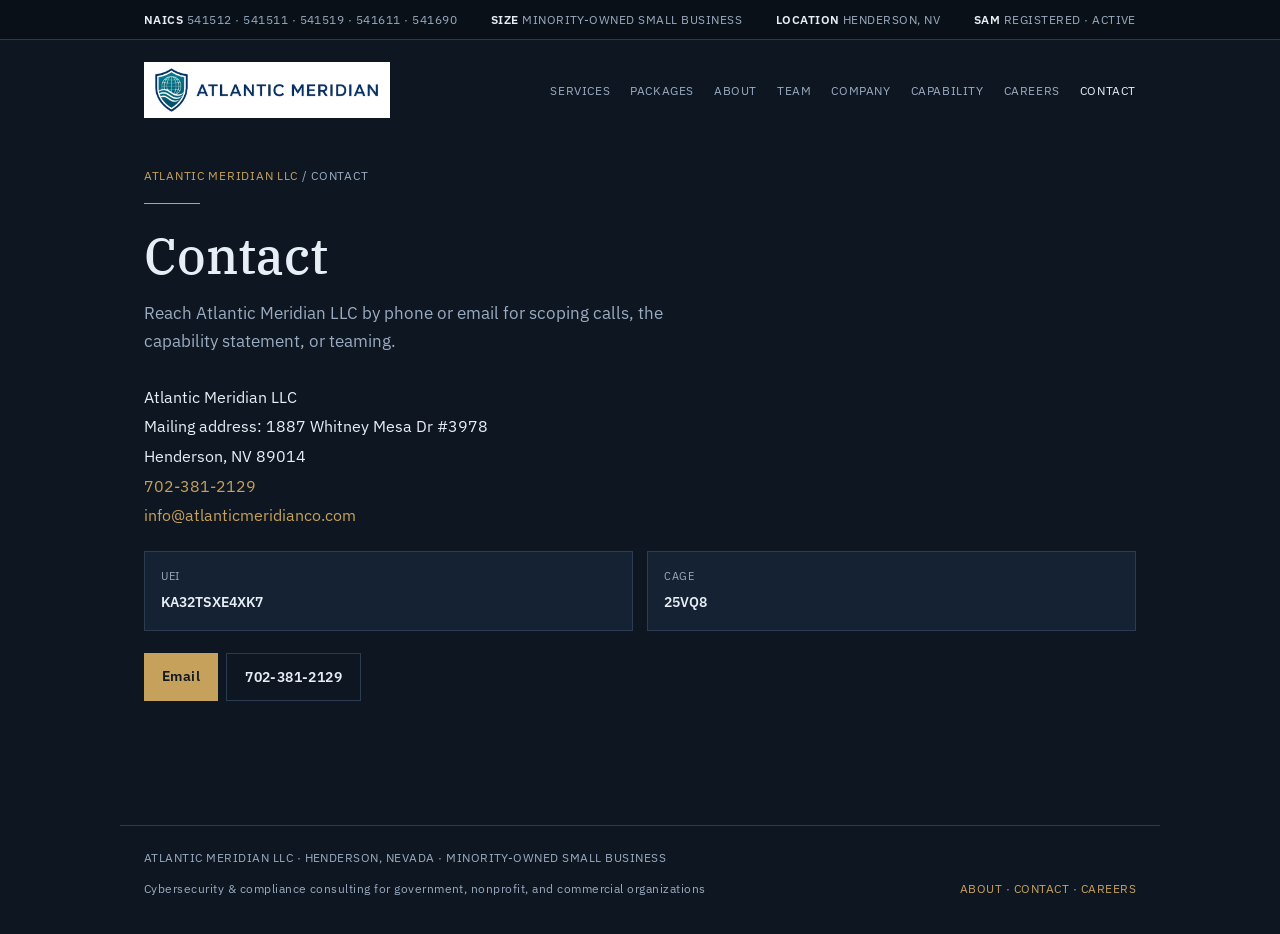
<file: contact/index.html>
<!DOCTYPE html>
<html lang="en">
<head>
  <meta charset="utf-8" />
  <meta name="viewport" content="width=device-width, initial-scale=1" />
  <title>Contact | Atlantic Meridian</title>
  <meta name="description" content="Contact Atlantic Meridian LLC in Henderson, Nevada. Mailing address 1887 Whitney Mesa Dr #3978, Henderson, NV 89014. Phone 702-381-2129. Email info@atlanticmeridianco.com." />
  <meta name="theme-color" content="#0e1621" />
  <link rel="icon" href="/favicon.ico" sizes="any" />
  <link rel="icon" type="image/png" sizes="32x32" href="/favicon-32.png" />
  <link rel="apple-touch-icon" href="/apple-touch-icon.png" />
  <meta property="og:title" content="Contact | Atlantic Meridian" />
  <meta property="og:description" content="Contact Atlantic Meridian LLC in Henderson, Nevada. Mailing address 1887 Whitney Mesa Dr #3978, Henderson, NV 89014. Phone 702-381-2129. Email info@atlanticmeridianco.com." />
  <meta property="og:url" content="https://atlanticmeridianco.com/contact/" />
  <meta property="og:image" content="https://atlanticmeridianco.com/images/og-image.png" />
  <meta property="og:image:width" content="1200" />
  <meta property="og:image:height" content="630" />
  <meta property="og:type" content="website" />
  <meta name="twitter:card" content="summary_large_image" />
  <meta name="twitter:image" content="https://atlanticmeridianco.com/images/og-image.png" />
  <link rel="canonical" href="https://atlanticmeridianco.com/contact/" />
  <link rel="preconnect" href="https://fonts.googleapis.com" />
  <link rel="preconnect" href="https://fonts.gstatic.com" crossorigin />
  <link href="https://fonts.googleapis.com/css2?family=IBM+Plex+Sans:wght@400;500;600&family=IBM+Plex+Serif:wght@500;600&display=swap" rel="stylesheet" />
  <style>
    :root {
      --bg: #0e1621;
      --panel: #152233;
      --ink: #e8eef6;
      --muted: #9aabc0;
      --gold: #c6a15b;
      --line: #2a3b52;
    }
    * { box-sizing: border-box; }
    html { scroll-behavior: smooth; }
    body {
      margin: 0;
      font-family: "IBM Plex Sans", system-ui, sans-serif;
      background: var(--bg);
      color: var(--ink);
      line-height: 1.6;
    }
    a { color: var(--gold); }
    .strip {
      background: #0a1018;
      border-bottom: 1px solid var(--line);
      font-size: 12px;
      letter-spacing: 0.04em;
      color: var(--muted);
      text-transform: uppercase;
    }
    .strip-inner, header, main, footer, .band-inner {
      max-width: 1040px;
      margin: 0 auto;
      padding: 10px 24px;
    }
    .strip-inner {
      display: flex;
      flex-wrap: wrap;
      gap: 8px 18px;
      justify-content: space-between;
    }
    .strip strong { color: var(--ink); font-weight: 600; }
    header {
      padding-top: 22px;
      padding-bottom: 0;
      display: flex;
      justify-content: space-between;
      align-items: center;
      gap: 16px;
      flex-wrap: wrap;
    }
    .mark {
      display: inline-flex;
      align-items: center;
      line-height: 0;
      text-decoration: none;
    }
    .mark img {
      height: 56px;
      width: auto;
      display: block;
    }
    nav a {
      color: var(--muted);
      text-decoration: none;
      font-size: 12px;
      margin-left: 16px;
      letter-spacing: 0.05em;
      text-transform: uppercase;
    }
    nav a:hover { color: var(--ink); }
    main { padding: 48px 24px 96px; }
    .rule { height: 1px; background: var(--gold); width: 56px; margin-bottom: 24px; }
    h1 {
      font-family: "IBM Plex Serif", Georgia, serif;
      font-size: clamp(32px, 5vw, 50px);
      font-weight: 500;
      line-height: 1.12;
      margin: 0 0 16px;
      max-width: 18ch;
    }
    .lede {
      color: var(--muted);
      font-size: 17px;
      max-width: 58ch;
      margin: 0 0 28px;
    }
    .actions { display: flex; flex-wrap: wrap; gap: 8px; margin-bottom: 28px; }
    .btn {
      display: inline-block;
      background: var(--gold);
      color: #101820;
      text-decoration: none;
      padding: 12px 18px;
      font-weight: 600;
      font-size: 14px;
      letter-spacing: 0.03em;
    }
    .btn.ghost {
      background: transparent;
      color: var(--ink);
      border: 1px solid var(--line);
    }
    .meta {
      display: flex;
      flex-wrap: wrap;
      gap: 8px;
      margin-top: 8px;
    }
    .meta span, .chip {
      border: 1px solid var(--line);
      background: var(--panel);
      padding: 7px 11px;
      font-size: 12px;
      letter-spacing: 0.03em;
      text-transform: uppercase;
      color: var(--muted);
    }
    section { margin-top: 72px; }
    h2 {
      font-family: "IBM Plex Serif", Georgia, serif;
      font-size: 22px;
      color: var(--gold);
      margin: 0 0 12px;
      font-weight: 500;
    }
    h3 {
      margin: 0 0 8px;
      font-size: 16px;
      font-weight: 600;
      color: var(--ink);
    }
    p { color: var(--muted); max-width: 68ch; }
    .note {
      border-left: 2px solid var(--gold);
      padding: 12px 16px;
      background: var(--panel);
      color: var(--muted);
      font-size: 14px;
      max-width: 70ch;
    }
    .grid {
      display: grid;
      grid-template-columns: repeat(auto-fit, minmax(240px, 1fr));
      gap: 1px;
      background: var(--line);
      border: 1px solid var(--line);
      margin-top: 22px;
    }
    .grid article {
      background: var(--panel);
      padding: 22px;
      color: var(--muted);
      font-size: 14.5px;
    }
    .grid .tag {
      display: block;
      color: var(--gold);
      font-size: 11px;
      letter-spacing: 0.08em;
      text-transform: uppercase;
      margin-bottom: 8px;
    }
    .price {
      display: block;
      margin: 0 0 10px;
      color: var(--gold);
      font-size: 13px;
      font-weight: 600;
      letter-spacing: 0.03em;
    }
    .data {
      display: grid;
      grid-template-columns: repeat(auto-fit, minmax(180px, 1fr));
      gap: 14px;
      margin-top: 20px;
    }
    .data div {
      border: 1px solid var(--line);
      background: var(--panel);
      padding: 16px;
    }
    .data dt {
      display: block;
      font-size: 11px;
      letter-spacing: 0.06em;
      text-transform: uppercase;
      color: var(--muted);
      margin-bottom: 6px;
    }
    .data dd {
      margin: 0;
      color: var(--ink);
      font-weight: 600;
      font-size: 14px;
    }
    ul.clean {
      margin: 12px 0 0;
      padding-left: 18px;
      color: var(--muted);
    }
    ul.clean li { margin-bottom: 6px; }
    address { font-style: normal; color: var(--ink); line-height: 1.85; }
    address a { text-decoration: none; }
    footer {
      border-top: 1px solid var(--line);
      color: var(--muted);
      font-size: 12px;
      letter-spacing: 0.04em;
      display: flex;
      justify-content: space-between;
      gap: 12px;
      flex-wrap: wrap;
      padding: 22px 24px 36px;
      max-width: 1040px;
      margin: 0 auto;
    }
    footer a { color: var(--gold); text-decoration: none; text-transform: uppercase; }
    @media (max-width: 560px) {
      nav a { margin-left: 10px; }
      h1 { max-width: none; }
      .mark img { height: 44px; }
    }

    nav a[aria-current="page"] { color: var(--ink); }
    .crumb {
      color: var(--muted);
      font-size: 12px;
      letter-spacing: 0.06em;
      text-transform: uppercase;
      margin: 0 0 18px;
    }
    .crumb a { text-decoration: none; }
    .roles {
      list-style: none;
      margin: 8px 0 0;
      padding: 0;
      display: grid;
      gap: 1px;
      background: var(--line);
      border: 1px solid var(--line);
    }
    .roles a {
      display: block;
      background: var(--panel);
      color: var(--ink);
      text-decoration: none;
      padding: 18px 22px;
      font-weight: 600;
    }
    .roles a:hover { color: var(--gold); }
    .job h1 { max-width: none; }
    .job section { margin-top: 40px; }
    .data .wide { grid-column: 1 / -1; }
    .data a { text-decoration: none; }
    .payline { color: var(--ink); font-weight: 600; }

  </style>
</head>
<body>
  <div class="strip">
    <div class="strip-inner">
      <span><strong>NAICS</strong> 541512 · 541511 · 541519 · 541611 · 541690</span>
      <span><strong>Size</strong> Minority-owned small business</span>
      <span><strong>Location</strong> Henderson, NV</span>
      <span><strong>SAM</strong> Registered · Active</span>
    </div>
  </div>

  <header>
    <a class="mark" href="/"><img src="/images/logo-header.png" width="807" height="184" alt="Atlantic Meridian" /></a>
    <nav>
      <a href="/#services">Services</a>
      <a href="/#packages">Packages</a>
      <a href="/about/">About</a>
      <a href="/#leadership">Team</a>
      <a href="/#company">Company</a>
      <a href="/#capability">Capability</a>
      <a href="/careers/">Careers</a>
      <a href="/contact/" aria-current="page">Contact</a>
    </nav>
  </header>

  <main>
    <p class="crumb"><a href="/">Atlantic Meridian LLC</a> / Contact</p>
    <div class="rule"></div>
    <h1>Contact</h1>
    <p class="lede">Reach Atlantic Meridian LLC by phone or email for scoping calls, the capability statement, or teaming.</p>
    <address>
      Atlantic Meridian LLC<br />
      Mailing address: 1887 Whitney Mesa Dr #3978<br />
      Henderson, NV 89014<br />
      <a href="tel:+17023812129">702-381-2129</a><br />
      <a href="mailto:info@atlanticmeridianco.com">info@atlanticmeridianco.com</a>
    </address>
    <div class="data">
      <div><dt>UEI</dt><dd>KA32TSXE4XK7</dd></div>
      <div><dt>CAGE</dt><dd>25VQ8</dd></div>
    </div>
    <div class="actions" style="margin-top:22px">
      <a class="btn" href="mailto:info@atlanticmeridianco.com">Email</a>
      <a class="btn ghost" href="tel:+17023812129">702-381-2129</a>
    </div>
  </main>
  <footer>
    <span>ATLANTIC MERIDIAN LLC · HENDERSON, NEVADA · MINORITY-OWNED SMALL BUSINESS</span>
    <span>Cybersecurity &amp; compliance consulting for government, nonprofit, and commercial organizations</span>
    <span><a href="/about/">About</a> · <a href="/contact/">Contact</a> · <a href="/careers/">Careers</a></span>
  </footer>

</body>
</html>
</file>
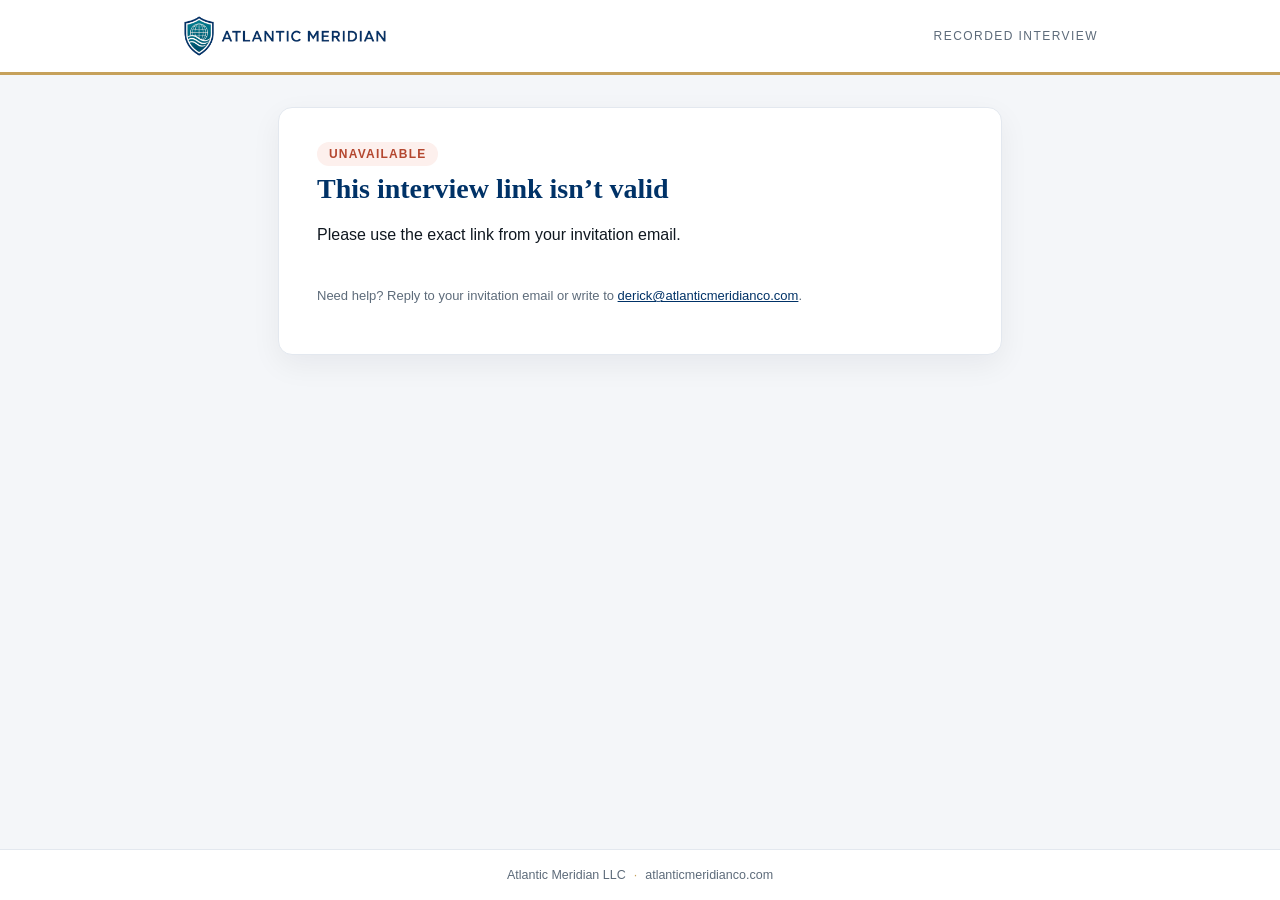
<file: interview/index.html>
<!doctype html>
<html lang="en">
<head>
  <meta charset="utf-8">
  <meta name="viewport" content="width=device-width, initial-scale=1">
  <meta name="robots" content="noindex, nofollow">
  <meta name="referrer" content="no-referrer">
  <meta http-equiv="Content-Security-Policy" content="default-src 'self'; script-src 'self'; style-src 'self'; img-src 'self' data:; media-src 'self' blob:; connect-src 'self' https://script.google.com https://script.googleusercontent.com; base-uri 'none'; form-action 'none'">
  <title>Atlantic Meridian · Recorded Interview</title>
  <link rel="icon" href="assets/logo-mark.png">
  <link rel="stylesheet" href="styles.css">
</head>
<body>
  <header class="top">
    <div class="top-inner">
      <img class="logo" src="assets/logo-horizontal.png" alt="Atlantic Meridian">
      <span class="top-tag">Recorded interview</span>
    </div>
  </header>

  <main id="app">
    <!-- Loading -->
    <section class="screen card" id="s-loading" data-active>
      <div class="spinner" aria-hidden="true"></div>
      <p class="muted center" id="loading-msg">Loading your interview…</p>
    </section>

    <!-- Error / closed states -->
    <section class="screen card" id="s-error">
      <div class="badge badge-warn" id="err-badge">Unavailable</div>
      <h1 id="err-title">This link isn’t available</h1>
      <p id="err-body">Please check the link in your invitation email.</p>
      <p class="muted small err-code" id="err-code" hidden></p>
      <div class="actions"><button class="btn btn-ghost" id="err-copy" hidden>Copy interview link</button></div>
      <p class="muted small">Need help? Reply to your invitation email or write to <a class="contact" href="#"></a>.</p>
    </section>

    <!-- Welcome -->
    <section class="screen card" id="s-welcome">
      <p class="eyebrow" id="w-role"></p>
      <h1>Welcome, <span id="w-name"></span></h1>
      <p class="lead">This is a one-take, on-camera interview. Recording starts when you click Start and runs until you finish. Each question appears on screen while you are recording, and you answer it right away.</p>

      <div class="facts">
        <div><strong id="w-total"></strong><span>questions</span></div>
        <div><strong id="w-answer"></strong><span>per answer, max</span></div>
        <div><strong>1 take</strong><span>no retakes</span></div>
        <div><strong id="w-length"></strong><span>about, in total</span></div>
      </div>

      <div class="resume-note" id="w-resume" hidden>
        <strong>Your interview was interrupted.</strong>
        <span id="w-resume-text"></span>
      </div>

      <h2>How it works</h2>
      <ol class="rules">
        <li><b>Camera and microphone are required.</b> You can’t start without a working camera.</li>
        <li class="room-only"><b>Room check first (recorded).</b> Right after you click Start, you’ll slowly turn your camera around the whole room and your desk for about <span class="b-room">20 seconds</span>, to show there are no extra screens, notes, phones, or other people. Then the first question appears.</li>
        <li><b>One screen only.</b> No second monitor, tablet, or phone in use, no notes, and no one else helping you. Keep your face in view the whole time.</li>
        <li>Recording starts <b>the moment you click Start</b> and runs continuously until you finish, including the moments between questions.</li>
        <li>Each question appears on screen while you are already recording. There is no separate preparation time: <b>think out loud and answer right away.</b></li>
        <li>Each answer has a timer. Click <b>Next question</b> when you are done. When time runs out, the next question appears automatically shortly after.</li>
        <li><b>One attempt only.</b> There are no retakes, no pausing, no re-recording, and no going back to an earlier question.</li>
        <li>Refreshing, closing this page, or opening the link in another tab or device <b>ends the question that is on screen</b>. It cannot be retaken.</li>
        <li>Your spoken answers are transcribed automatically to help the reviewer. Please don’t switch tabs or windows; that activity is noted.</li>
      </ol>

      <h2>Before you begin</h2>
      <ul class="checklist">
        <li>A quiet, well-lit place where your face is clearly visible, alone in the room</li>
        <li>Only one screen: turn off or put away other monitors, tablets, and phones</li>
        <li class="room-only">A camera you can turn or tilt (or a laptop/phone you can pick up) for the short room check</li>
        <li>A computer or phone with a camera and microphone, on a stable connection</li>
        <li>A current version of Chrome, Edge, Firefox, or Safari, opened directly (not inside the Mail, Gmail, LinkedIn, or Indeed app)</li>
        <li>Set aside <span id="w-length2"></span> without interruptions</li>
      </ul>
      <p class="muted small" id="w-deadline"></p>
      <div class="actions"><button class="btn btn-primary" id="btn-to-check">Check my camera and microphone</button></div>
    </section>

    <!-- Device check -->
    <section class="screen card" id="s-check">
      <p class="eyebrow">Before you begin</p>
      <h1>Camera and microphone check</h1>
      <p>When your browser asks, choose <b>Allow</b> for both the camera and the microphone.</p>
      <div class="check-grid">
        <div class="preview-wrap">
          <video id="preview" class="mirror" playsinline muted autoplay></video>
          <div class="preview-empty" id="preview-empty">Camera is off</div>
        </div>
        <div class="check-list">
          <div class="check-row" id="ck-cam"><span class="dot"></span><div><b>Camera</b><small>Waiting for permission</small></div></div>
          <div class="check-row" id="ck-face"><span class="dot"></span><div><b>Picture</b><small>Make sure you are visible and well lit</small></div></div>
          <div class="check-row" id="ck-mic"><span class="dot"></span><div><b>Microphone</b><small>Say a few words to test it</small></div>
            <div class="meter"><i id="mic-level"></i></div></div>
          <button class="btn btn-ghost" id="btn-cam">Turn on camera and microphone</button>
        </div>
      </div>
      <div class="alert" id="check-alert" hidden></div>

      <label class="consent">
        <input type="checkbox" id="consent">
        <span>I understand that my camera and microphone record continuously from when I click Start until I finish, including a short recorded room check before the first question, that I will use only one screen with no notes or help, that my answers are transcribed automatically, that I get one attempt at each question with no retakes, and that Atlantic Meridian will use these recordings and transcripts only to evaluate my application.</span>
      </label>
      <div class="actions">
        <button class="btn btn-primary" id="btn-begin" disabled>Start interview and recording</button>
      </div>
      <p class="muted small center">Recording starts as soon as you click. Once you start, you can’t restart.</p>
    </section>

    <!-- Question -->
    <section class="screen card wide" id="s-question">
      <div class="q-head">
        <span class="eyebrow" id="q-progress"></span>
        <span class="rec" id="rec-ind"><span class="rec-dot"></span>REC</span>
      </div>
      <p class="q-text" id="q-text"></p>
      <div class="q-body">
        <div class="preview-wrap small-wrap">
          <video id="preview-q" class="mirror" playsinline muted autoplay></video>
          <div class="cam-lost" id="cam-lost" hidden>Camera disconnected. Reconnect it if you can and keep answering.</div>
        </div>
        <div class="timer-box">
          <div class="phase" id="phase-label">Answer now</div>
          <div class="clock" id="clock">2:30</div>
          <div class="bar"><i id="bar"></i></div>
          <p class="muted small" id="phase-help">You are recording.</p>
          <div class="q-loading" id="q-loading" hidden>Loading the next question… you are still on camera.</div>
          <button class="btn btn-primary" id="btn-next">Next question</button>
          <p class="muted small" id="q-saving" hidden>Saving an earlier answer… keep this page open.</p>
        </div>
      </div>
    </section>

    <!-- Uploading -->
    <section class="screen card" id="s-saving">
      <div class="spinner" aria-hidden="true"></div>
      <h1 class="center">Saving your answer…</h1>
      <p class="muted center" id="saving-msg">Please keep this page open.</p>
    </section>

    <!-- Done -->
    <section class="screen card" id="s-done">
      <div class="badge badge-ok">Complete</div>
      <h1>Thank you, <span id="d-name"></span></h1>
      <p>Your interview has been submitted. Derick Osei will review your recordings personally and follow up by email.</p>
      <p>You can now close this page. Your camera has been turned off.</p>
    </section>
  </main>

  <footer class="foot">
    <span>Atlantic Meridian LLC</span><span class="sep">·</span><a href="https://atlanticmeridianco.com" target="_blank" rel="noopener">atlanticmeridianco.com</a>
  </footer>

  <div class="toast" id="toast" role="status" aria-live="polite"></div>
  <script src="config.js"></script>
  <script src="app.js"></script>
</body>
</html>
</file>
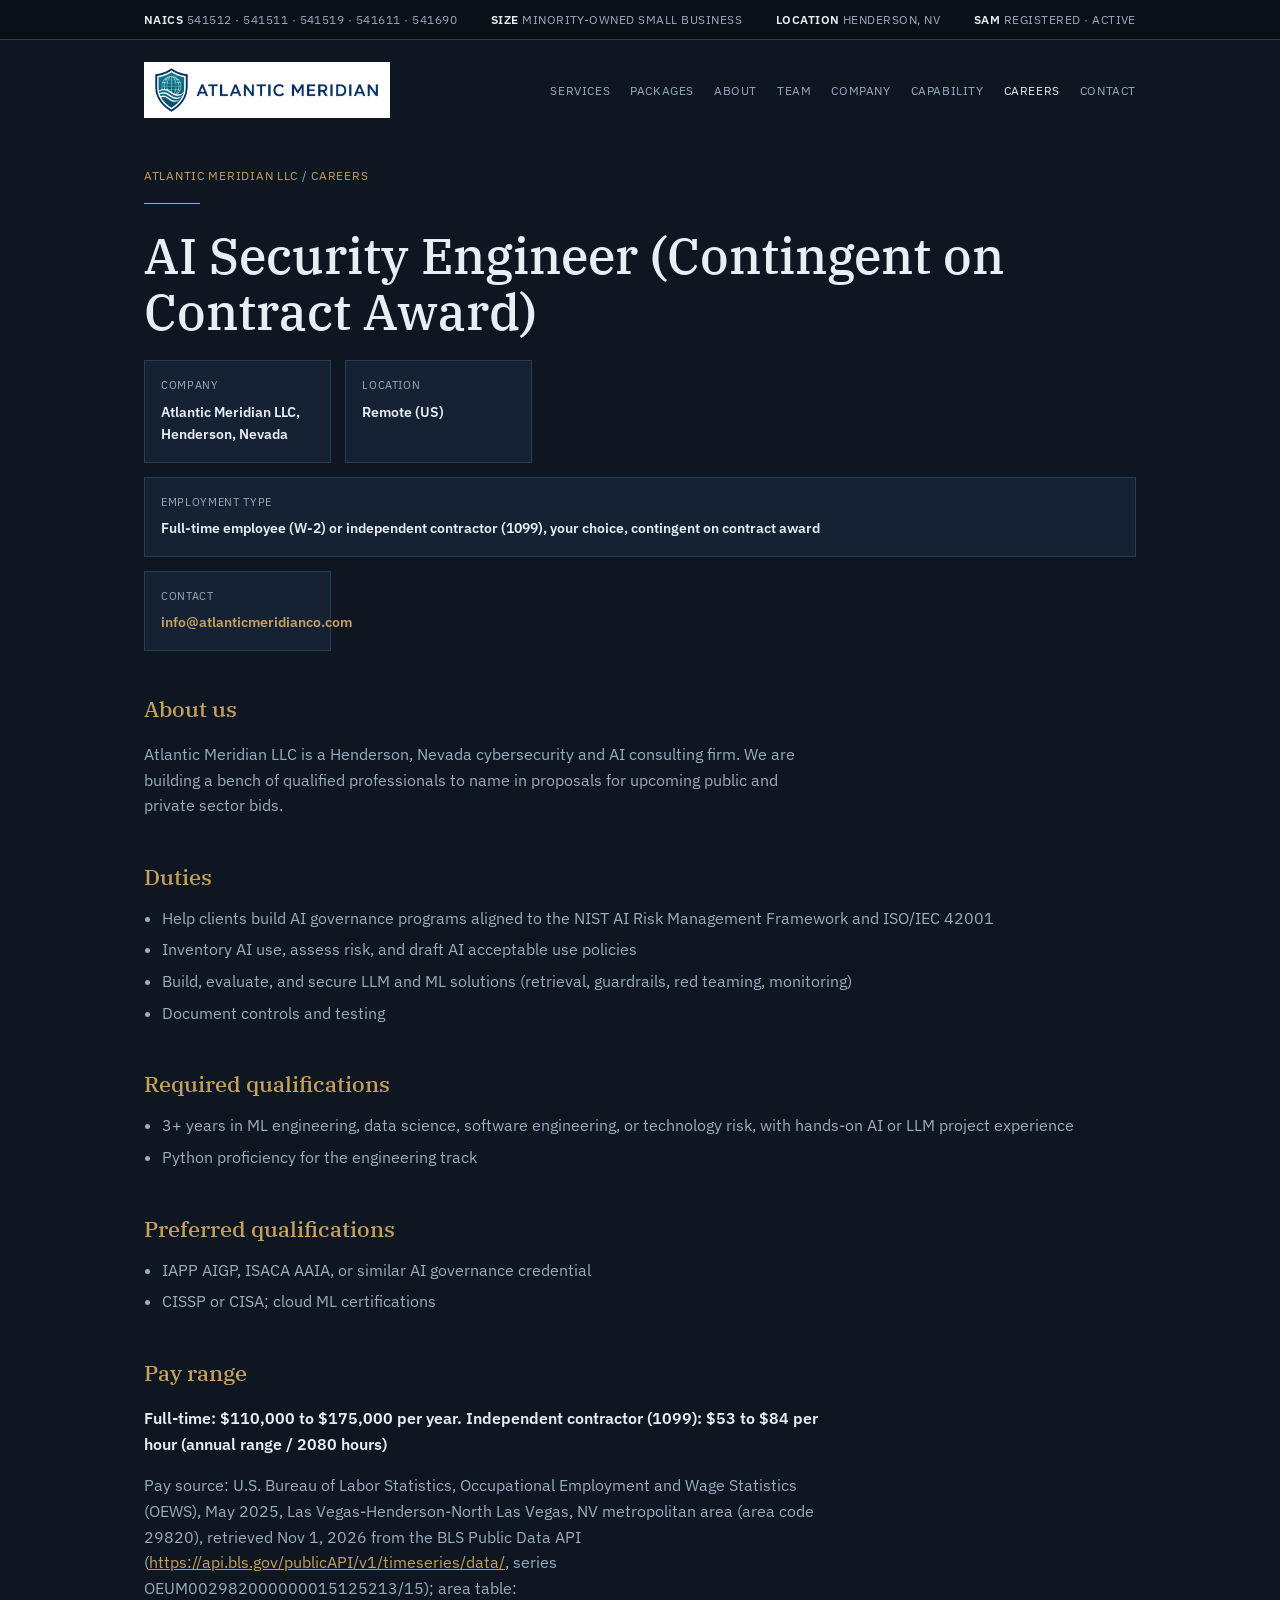
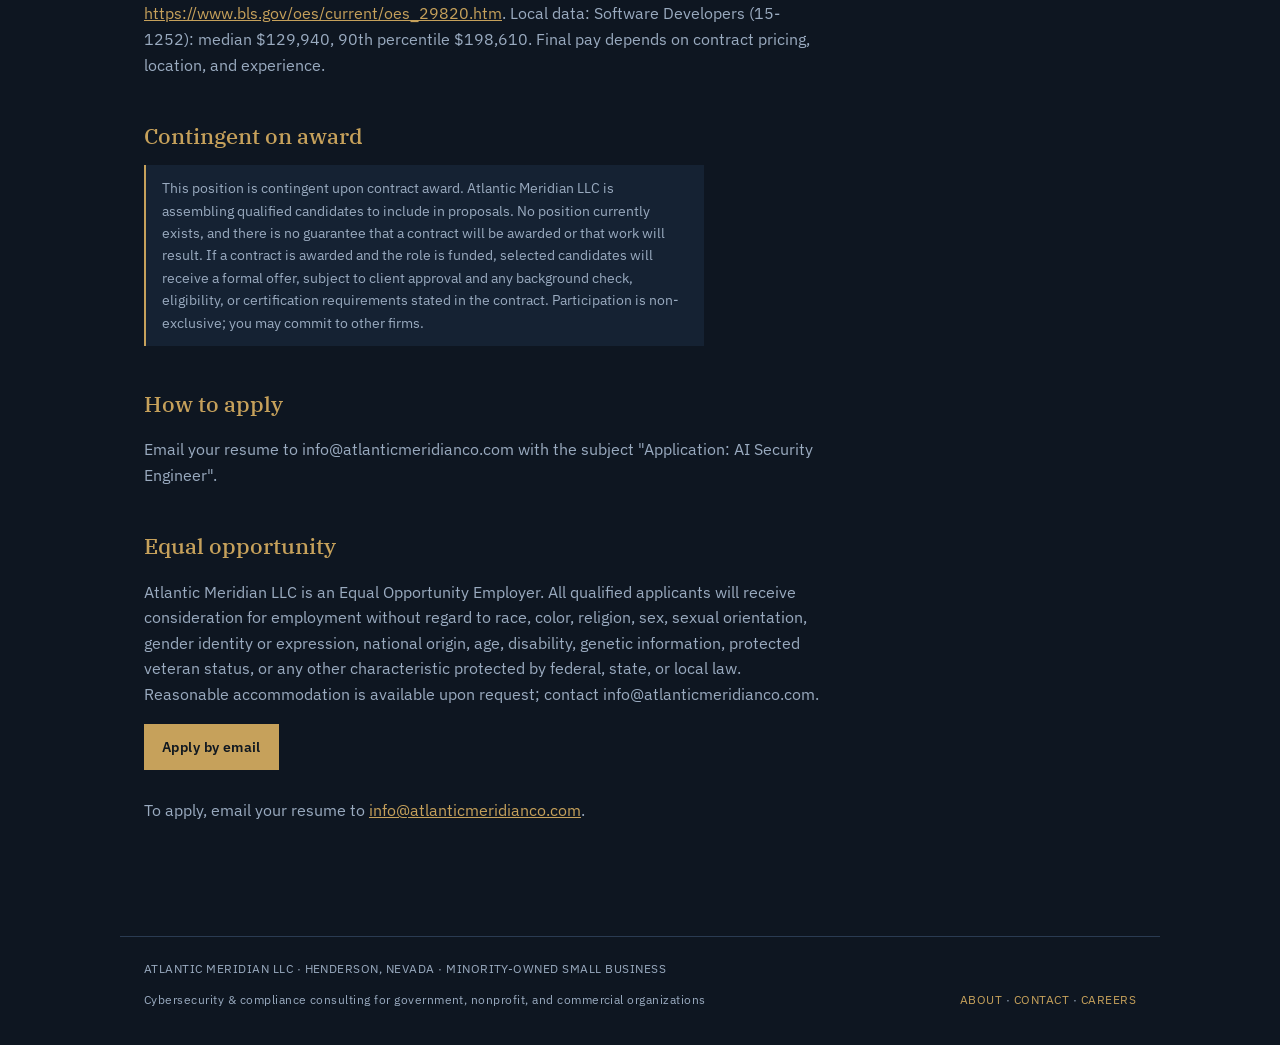
<file: careers/ai-governance-ai-engineer.html>
<!DOCTYPE html>
<html lang="en">
<head>
  <meta charset="utf-8" />
  <meta name="viewport" content="width=device-width, initial-scale=1" />
  <title>AI Security Engineer (Contingent on Contract Award) | Atlantic Meridian Careers</title>
  <meta name="description" content="AI Security Engineer (Contingent on Contract Award) at Atlantic Meridian LLC. Remote (US). Contingent on contract award." />
  <meta name="theme-color" content="#0e1621" />
  <link rel="icon" href="/favicon.ico" sizes="any" />
  <link rel="icon" type="image/png" sizes="32x32" href="/favicon-32.png" />
  <link rel="apple-touch-icon" href="/apple-touch-icon.png" />
  <meta property="og:title" content="AI Security Engineer (Contingent on Contract Award) | Atlantic Meridian Careers" />
  <meta property="og:description" content="AI Security Engineer (Contingent on Contract Award) at Atlantic Meridian LLC. Remote (US). Contingent on contract award." />
  <meta property="og:url" content="https://atlanticmeridianco.com/careers/ai-governance-ai-engineer.html" />
  <meta property="og:image" content="https://atlanticmeridianco.com/images/og-image.png" />
  <meta property="og:image:width" content="1200" />
  <meta property="og:image:height" content="630" />
  <meta property="og:type" content="website" />
  <meta name="twitter:card" content="summary_large_image" />
  <meta name="twitter:image" content="https://atlanticmeridianco.com/images/og-image.png" />
  <link rel="canonical" href="https://atlanticmeridianco.com/careers/ai-governance-ai-engineer.html" />
  <link rel="preconnect" href="https://fonts.googleapis.com" />
  <link rel="preconnect" href="https://fonts.gstatic.com" crossorigin />
  <link href="https://fonts.googleapis.com/css2?family=IBM+Plex+Sans:wght@400;500;600&family=IBM+Plex+Serif:wght@500;600&display=swap" rel="stylesheet" />
  <style>
    :root {
      --bg: #0e1621;
      --panel: #152233;
      --ink: #e8eef6;
      --muted: #9aabc0;
      --gold: #c6a15b;
      --line: #2a3b52;
    }
    * { box-sizing: border-box; }
    html { scroll-behavior: smooth; }
    body {
      margin: 0;
      font-family: "IBM Plex Sans", system-ui, sans-serif;
      background: var(--bg);
      color: var(--ink);
      line-height: 1.6;
    }
    a { color: var(--gold); }
    .strip {
      background: #0a1018;
      border-bottom: 1px solid var(--line);
      font-size: 12px;
      letter-spacing: 0.04em;
      color: var(--muted);
      text-transform: uppercase;
    }
    .strip-inner, header, main, footer, .band-inner {
      max-width: 1040px;
      margin: 0 auto;
      padding: 10px 24px;
    }
    .strip-inner {
      display: flex;
      flex-wrap: wrap;
      gap: 8px 18px;
      justify-content: space-between;
    }
    .strip strong { color: var(--ink); font-weight: 600; }
    header {
      padding-top: 22px;
      padding-bottom: 0;
      display: flex;
      justify-content: space-between;
      align-items: center;
      gap: 16px;
      flex-wrap: wrap;
    }
    .mark {
      display: inline-flex;
      align-items: center;
      line-height: 0;
      text-decoration: none;
    }
    .mark img {
      height: 56px;
      width: auto;
      display: block;
    }
    nav a {
      color: var(--muted);
      text-decoration: none;
      font-size: 12px;
      margin-left: 16px;
      letter-spacing: 0.05em;
      text-transform: uppercase;
    }
    nav a:hover { color: var(--ink); }
    main { padding: 48px 24px 96px; }
    .rule { height: 1px; background: var(--gold); width: 56px; margin-bottom: 24px; }
    h1 {
      font-family: "IBM Plex Serif", Georgia, serif;
      font-size: clamp(32px, 5vw, 50px);
      font-weight: 500;
      line-height: 1.12;
      margin: 0 0 16px;
      max-width: 18ch;
    }
    .lede {
      color: var(--muted);
      font-size: 17px;
      max-width: 58ch;
      margin: 0 0 28px;
    }
    .actions { display: flex; flex-wrap: wrap; gap: 8px; margin-bottom: 28px; }
    .btn {
      display: inline-block;
      background: var(--gold);
      color: #101820;
      text-decoration: none;
      padding: 12px 18px;
      font-weight: 600;
      font-size: 14px;
      letter-spacing: 0.03em;
    }
    .btn.ghost {
      background: transparent;
      color: var(--ink);
      border: 1px solid var(--line);
    }
    .meta {
      display: flex;
      flex-wrap: wrap;
      gap: 8px;
      margin-top: 8px;
    }
    .meta span, .chip {
      border: 1px solid var(--line);
      background: var(--panel);
      padding: 7px 11px;
      font-size: 12px;
      letter-spacing: 0.03em;
      text-transform: uppercase;
      color: var(--muted);
    }
    section { margin-top: 72px; }
    h2 {
      font-family: "IBM Plex Serif", Georgia, serif;
      font-size: 22px;
      color: var(--gold);
      margin: 0 0 12px;
      font-weight: 500;
    }
    h3 {
      margin: 0 0 8px;
      font-size: 16px;
      font-weight: 600;
      color: var(--ink);
    }
    p { color: var(--muted); max-width: 68ch; }
    .note {
      border-left: 2px solid var(--gold);
      padding: 12px 16px;
      background: var(--panel);
      color: var(--muted);
      font-size: 14px;
      max-width: 70ch;
    }
    .grid {
      display: grid;
      grid-template-columns: repeat(auto-fit, minmax(240px, 1fr));
      gap: 1px;
      background: var(--line);
      border: 1px solid var(--line);
      margin-top: 22px;
    }
    .grid article {
      background: var(--panel);
      padding: 22px;
      color: var(--muted);
      font-size: 14.5px;
    }
    .grid .tag {
      display: block;
      color: var(--gold);
      font-size: 11px;
      letter-spacing: 0.08em;
      text-transform: uppercase;
      margin-bottom: 8px;
    }
    .price {
      display: block;
      margin: 0 0 10px;
      color: var(--gold);
      font-size: 13px;
      font-weight: 600;
      letter-spacing: 0.03em;
    }
    .data {
      display: grid;
      grid-template-columns: repeat(auto-fit, minmax(180px, 1fr));
      gap: 14px;
      margin-top: 20px;
    }
    .data div {
      border: 1px solid var(--line);
      background: var(--panel);
      padding: 16px;
    }
    .data dt {
      display: block;
      font-size: 11px;
      letter-spacing: 0.06em;
      text-transform: uppercase;
      color: var(--muted);
      margin-bottom: 6px;
    }
    .data dd {
      margin: 0;
      color: var(--ink);
      font-weight: 600;
      font-size: 14px;
    }
    ul.clean {
      margin: 12px 0 0;
      padding-left: 18px;
      color: var(--muted);
    }
    ul.clean li { margin-bottom: 6px; }
    address { font-style: normal; color: var(--ink); line-height: 1.85; }
    address a { text-decoration: none; }
    footer {
      border-top: 1px solid var(--line);
      color: var(--muted);
      font-size: 12px;
      letter-spacing: 0.04em;
      display: flex;
      justify-content: space-between;
      gap: 12px;
      flex-wrap: wrap;
      padding: 22px 24px 36px;
      max-width: 1040px;
      margin: 0 auto;
    }
    footer a { color: var(--gold); text-decoration: none; text-transform: uppercase; }
    @media (max-width: 560px) {
      nav a { margin-left: 10px; }
      h1 { max-width: none; }
      .mark img { height: 44px; }
    }

    nav a[aria-current="page"] { color: var(--ink); }
    .crumb {
      color: var(--muted);
      font-size: 12px;
      letter-spacing: 0.06em;
      text-transform: uppercase;
      margin: 0 0 18px;
    }
    .crumb a { text-decoration: none; }
    .roles {
      list-style: none;
      margin: 8px 0 0;
      padding: 0;
      display: grid;
      gap: 1px;
      background: var(--line);
      border: 1px solid var(--line);
    }
    .roles a {
      display: block;
      background: var(--panel);
      color: var(--ink);
      text-decoration: none;
      padding: 18px 22px;
      font-weight: 600;
    }
    .roles a:hover { color: var(--gold); }
    .job h1 { max-width: none; }
    .job section { margin-top: 40px; }
    .data .wide { grid-column: 1 / -1; }
    .data a { text-decoration: none; }
    .payline { color: var(--ink); font-weight: 600; }

  </style>
  <script type="application/ld+json">
{
  "@context": "https://schema.org/",
  "@type": "JobPosting",
  "title": "AI Security Engineer (Contingent on Contract Award)",
  "description": "<p>About us<br>Atlantic Meridian LLC is a Henderson, Nevada cybersecurity and AI consulting firm. We are building a bench of qualified professionals to name in proposals for upcoming public and private sector bids.<br>## Duties<br>- Help clients build AI governance programs aligned to the NIST AI Risk Management Framework and ISO/IEC 42001<br>- Inventory AI use, assess risk, and draft AI acceptable use policies<br>- Build, evaluate, and secure LLM and ML solutions (retrieval, guardrails, red teaming, monitoring)<br>- Document controls and testing<br>## Required qualifications<br>- 3+ years in ML engineering, data science, software engineering, or technology risk, with hands-on AI or LLM project experience<br>- Python proficiency for the engineering track<br>## Preferred qualifications<br>- IAPP AIGP, ISACA AAIA, or similar AI governance credential<br>- CISSP or CISA; cloud ML certifications<br>## Pay range<br>Full-time: $110,000 to $175,000 per year. Independent contractor (1099): $53 to $84 per hour (annual range / 2080 hours)<br>Pay source: U.S. Bureau of Labor Statistics, Occupational Employment and Wage Statistics (OEWS), May 2025, Las Vegas-Henderson-North Las Vegas, NV metropolitan area (area code 29820), retrieved Nov 1, 2026 from the BLS Public Data API (https://api.bls.gov/publicAPI/v1/timeseries/data/, series OEUM002982000000015125213/15); area table: https://www.bls.gov/oes/current/oes_29820.htm. Local data: Software Developers (15-1252): median $129,940, 90th percentile $198,610. Final pay depends on contract pricing, location, and experience.<br>## Contingent on award<br>This position is contingent upon contract award. Atlantic Meridian LLC is assembling qualified candidates to include in proposals. No position currently exists, and there is no guarantee that a contract will be awarded or that work will result. If a contract is awarded and the role is funded, selected candidates will receive a formal offer, subject to client approval and any background check, eligibility, or certification requirements stated in the contract. Participation is non-exclusive; you may commit to other firms.<br>## How to apply<br>Email your resume to info@atlanticmeridianco.com with the subject \"Application: AI Security Engineer\".<br>## Equal opportunity<br>Atlantic Meridian LLC is an Equal Opportunity Employer. All qualified applicants will receive consideration for employment without regard to race, color, religion, sex, sexual orientation, gender identity or expression, national origin, age, disability, genetic information, protected veteran status, or any other characteristic protected by federal, state, or local law. Reasonable accommodation is available upon request; contact info@atlanticmeridianco.com.</p>",
  "datePosted": "2026-11-02",
  "validThrough": "2026-12-31T23:59:00-08:00",
  "employmentType": [
    "FULL_TIME",
    "CONTRACTOR"
  ],
  "hiringOrganization": {
    "@type": "Organization",
    "name": "Atlantic Meridian LLC",
    "sameAs": "https://atlanticmeridianco.com"
  },
  "jobLocation": {
    "@type": "Place",
    "address": {
      "@type": "PostalAddress",
      "streetAddress": "1887 Whitney Mesa Dr #3978",
      "addressLocality": "Henderson",
      "addressRegion": "NV",
      "postalCode": "89014",
      "addressCountry": "US"
    }
  },
  "baseSalary": {
    "@type": "MonetaryAmount",
    "currency": "USD",
    "value": {
      "@type": "QuantitativeValue",
      "minValue": 110000,
      "maxValue": 175000,
      "unitText": "YEAR"
    }
  },
  "directApply": false,
  "jobLocationType": "TELECOMMUTE",
  "applicantLocationRequirements": {
    "@type": "Country",
    "name": "USA"
  },
  "url": "https://atlanticmeridianco.com/careers/ai-governance-ai-engineer.html"
}
  </script>
</head>
<body>
  <div class="strip">
    <div class="strip-inner">
      <span><strong>NAICS</strong> 541512 · 541511 · 541519 · 541611 · 541690</span>
      <span><strong>Size</strong> Minority-owned small business</span>
      <span><strong>Location</strong> Henderson, NV</span>
      <span><strong>SAM</strong> Registered · Active</span>
    </div>
  </div>

  <header>
    <a class="mark" href="/"><img src="/images/logo-header.png" width="807" height="184" alt="Atlantic Meridian" /></a>
    <nav>
      <a href="/#services">Services</a>
      <a href="/#packages">Packages</a>
      <a href="/about/">About</a>
      <a href="/#leadership">Team</a>
      <a href="/#company">Company</a>
      <a href="/#capability">Capability</a>
      <a href="/careers/" aria-current="page">Careers</a>
      <a href="/contact/">Contact</a>
    </nav>
  </header>

  <main class="job">
    <p class="crumb"><a href="/">Atlantic Meridian LLC</a> / <a href="/careers/">Careers</a></p>
    <div class="rule"></div>
    <h1>AI Security Engineer (Contingent on Contract Award)</h1>
    <div class="data">
      <div><dt>Company</dt><dd>Atlantic Meridian LLC, Henderson, Nevada</dd></div>
      <div><dt>Location</dt><dd>Remote (US)</dd></div>
      <div class="wide"><dt>Employment type</dt><dd>Full-time employee (W-2) or independent contractor (1099), your choice, contingent on contract award</dd></div>
      <div><dt>Contact</dt><dd><a href="mailto:info@atlanticmeridianco.com">info@atlanticmeridianco.com</a></dd></div>
    </div>
    <section>
      <h2>About us</h2>
      <p>Atlantic Meridian LLC is a Henderson, Nevada cybersecurity and AI consulting firm. We are building a bench of qualified professionals to name in proposals for upcoming public and private sector bids.</p>
    </section>
    <section>
      <h2>Duties</h2>
      <ul class="clean">
        <li>Help clients build AI governance programs aligned to the NIST AI Risk Management Framework and ISO/IEC 42001</li>
        <li>Inventory AI use, assess risk, and draft AI acceptable use policies</li>
        <li>Build, evaluate, and secure LLM and ML solutions (retrieval, guardrails, red teaming, monitoring)</li>
        <li>Document controls and testing</li>
      </ul>
    </section>
    <section>
      <h2>Required qualifications</h2>
      <ul class="clean">
        <li>3+ years in ML engineering, data science, software engineering, or technology risk, with hands-on AI or LLM project experience</li>
        <li>Python proficiency for the engineering track</li>
      </ul>
    </section>
    <section>
      <h2>Preferred qualifications</h2>
      <ul class="clean">
        <li>IAPP AIGP, ISACA AAIA, or similar AI governance credential</li>
        <li>CISSP or CISA; cloud ML certifications</li>
      </ul>
    </section>
    <section>
      <h2>Pay range</h2>
      <p class="payline">Full-time: $110,000 to $175,000 per year. Independent contractor (1099): $53 to $84 per hour (annual range / 2080 hours)</p>
      <p>Pay source: U.S. Bureau of Labor Statistics, Occupational Employment and Wage Statistics (OEWS), May 2025, Las Vegas-Henderson-North Las Vegas, NV metropolitan area (area code 29820), retrieved Nov 1, 2026 from the BLS Public Data API (<a href="https://api.bls.gov/publicAPI/v1/timeseries/data/">https://api.bls.gov/publicAPI/v1/timeseries/data/</a>, series OEUM002982000000015125213/15); area table: <a href="https://www.bls.gov/oes/current/oes_29820.htm">https://www.bls.gov/oes/current/oes_29820.htm</a>. Local data: Software Developers (15-1252): median $129,940, 90th percentile $198,610. Final pay depends on contract pricing, location, and experience.</p>
    </section>
    <section>
      <h2>Contingent on award</h2>
      <div class="note">This position is contingent upon contract award. Atlantic Meridian LLC is assembling qualified candidates to include in proposals. No position currently exists, and there is no guarantee that a contract will be awarded or that work will result. If a contract is awarded and the role is funded, selected candidates will receive a formal offer, subject to client approval and any background check, eligibility, or certification requirements stated in the contract. Participation is non-exclusive; you may commit to other firms.</div>
    </section>
    <section>
      <h2>How to apply</h2>
      <p>Email your resume to info@atlanticmeridianco.com with the subject &quot;Application: AI Security Engineer&quot;.</p>
    </section>
    <section>
      <h2>Equal opportunity</h2>
      <p>Atlantic Meridian LLC is an Equal Opportunity Employer. All qualified applicants will receive consideration for employment without regard to race, color, religion, sex, sexual orientation, gender identity or expression, national origin, age, disability, genetic information, protected veteran status, or any other characteristic protected by federal, state, or local law. Reasonable accommodation is available upon request; contact info@atlanticmeridianco.com.</p>
    </section>
    <div class="actions">
      <a class="btn" href="mailto:info@atlanticmeridianco.com?subject=Application%3A%20AI%20Security%20Engineer">Apply by email</a>
    </div>
    <p>To apply, email your resume to <a href="mailto:info@atlanticmeridianco.com?subject=Application%3A%20AI%20Security%20Engineer">info@atlanticmeridianco.com</a>.</p>
  </main>
  <footer>
    <span>ATLANTIC MERIDIAN LLC · HENDERSON, NEVADA · MINORITY-OWNED SMALL BUSINESS</span>
    <span>Cybersecurity &amp; compliance consulting for government, nonprofit, and commercial organizations</span>
    <span><a href="/about/">About</a> · <a href="/contact/">Contact</a> · <a href="/careers/">Careers</a></span>
  </footer>

</body>
</html>
</file>
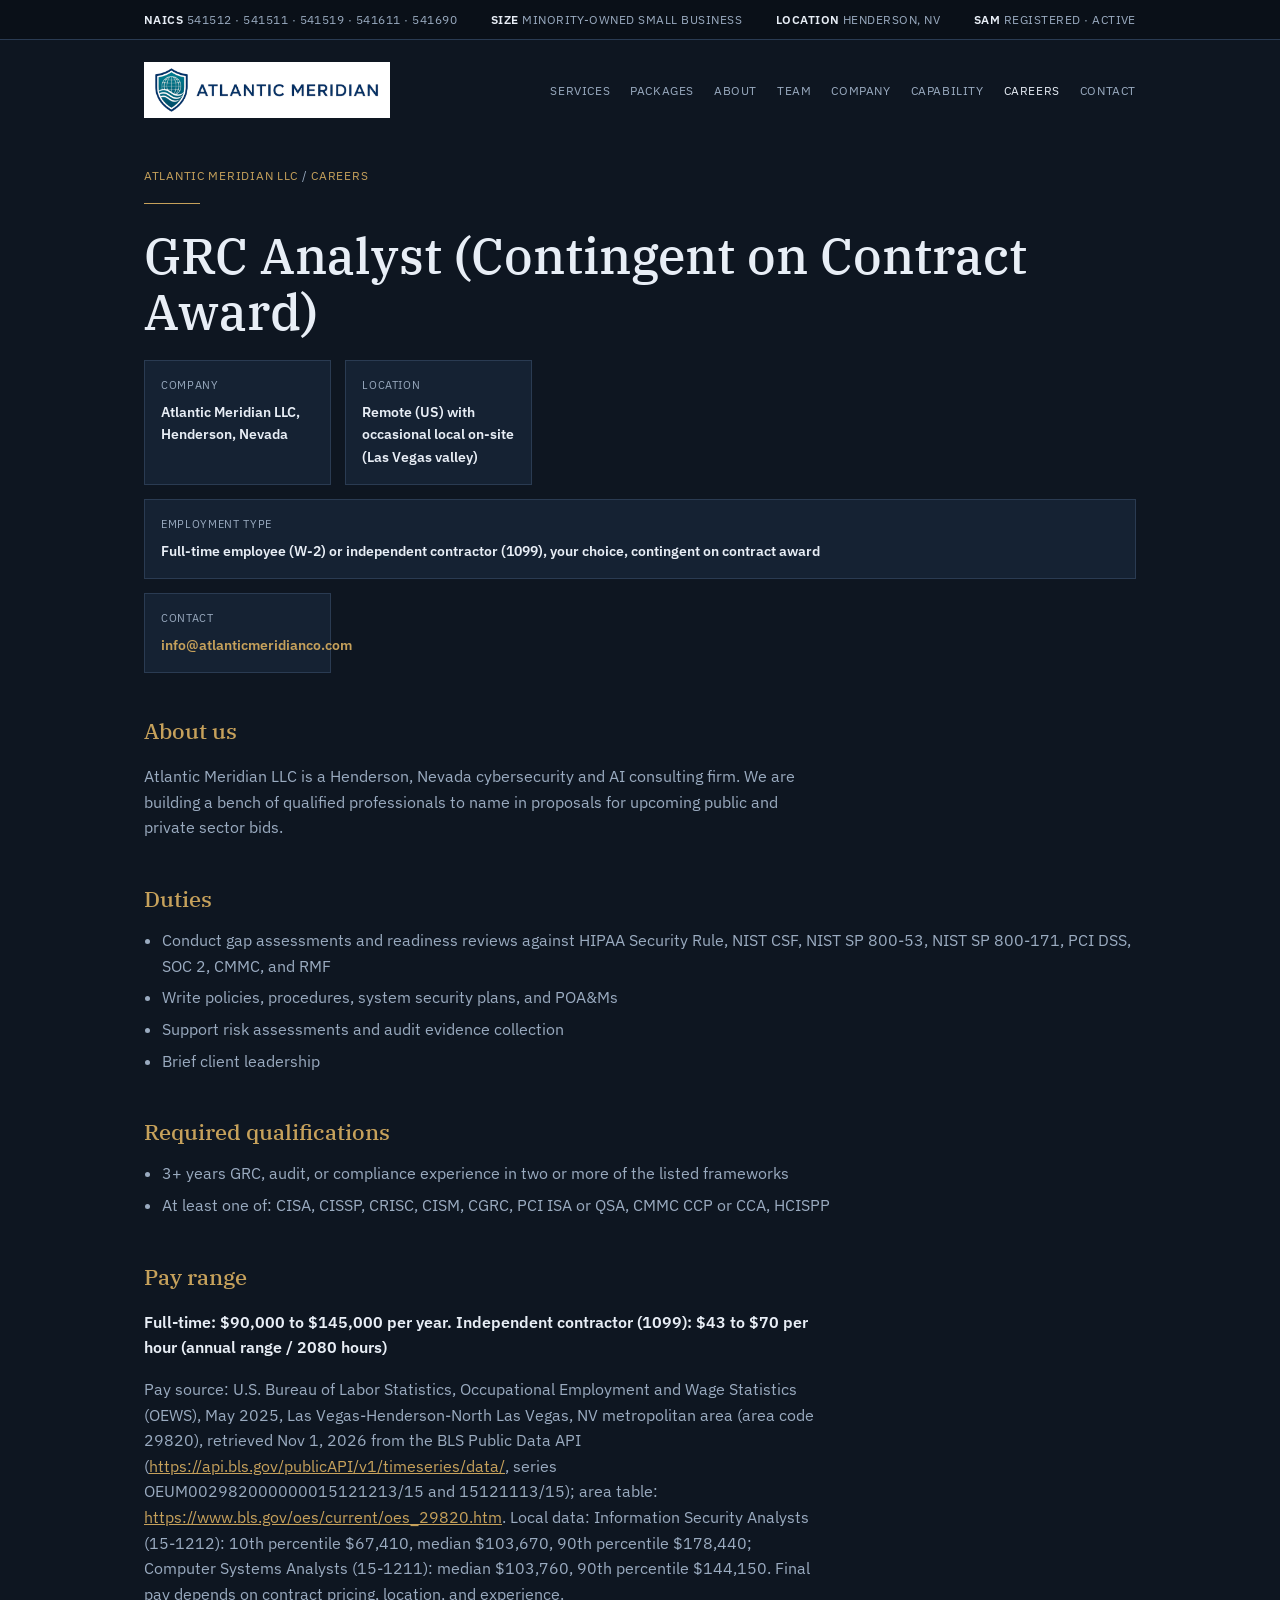
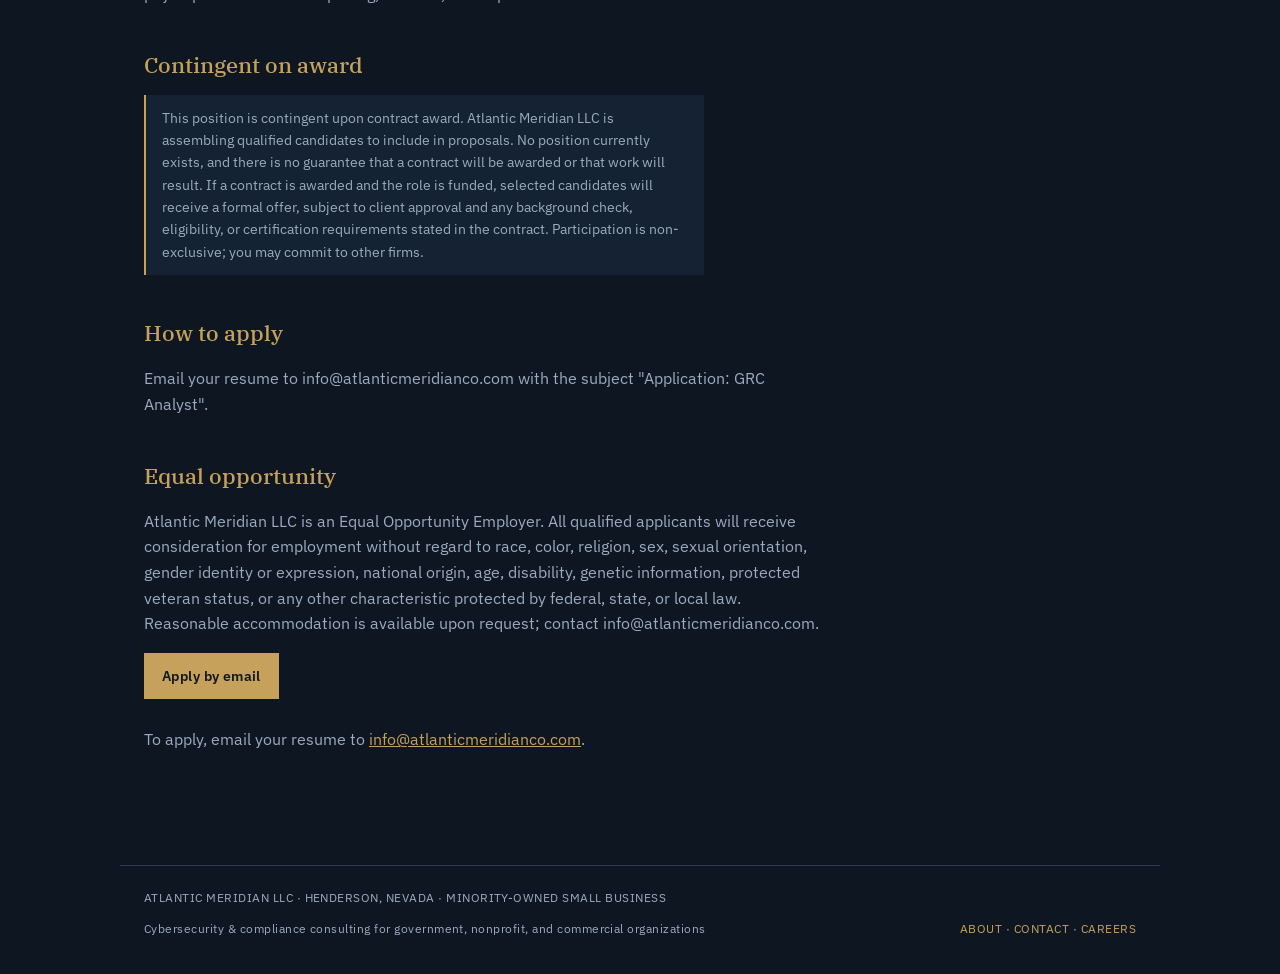
<file: careers/grc-compliance-consultant.html>
<!DOCTYPE html>
<html lang="en">
<head>
  <meta charset="utf-8" />
  <meta name="viewport" content="width=device-width, initial-scale=1" />
  <title>GRC Analyst (Contingent on Contract Award) | Atlantic Meridian Careers</title>
  <meta name="description" content="GRC Analyst (Contingent on Contract Award) at Atlantic Meridian LLC. Remote (US) with occasional local on-site (Las Vegas valley). Contingent on contract award." />
  <meta name="theme-color" content="#0e1621" />
  <link rel="icon" href="/favicon.ico" sizes="any" />
  <link rel="icon" type="image/png" sizes="32x32" href="/favicon-32.png" />
  <link rel="apple-touch-icon" href="/apple-touch-icon.png" />
  <meta property="og:title" content="GRC Analyst (Contingent on Contract Award) | Atlantic Meridian Careers" />
  <meta property="og:description" content="GRC Analyst (Contingent on Contract Award) at Atlantic Meridian LLC. Remote (US) with occasional local on-site (Las Vegas valley). Contingent on contract award." />
  <meta property="og:url" content="https://atlanticmeridianco.com/careers/grc-compliance-consultant.html" />
  <meta property="og:image" content="https://atlanticmeridianco.com/images/og-image.png" />
  <meta property="og:image:width" content="1200" />
  <meta property="og:image:height" content="630" />
  <meta property="og:type" content="website" />
  <meta name="twitter:card" content="summary_large_image" />
  <meta name="twitter:image" content="https://atlanticmeridianco.com/images/og-image.png" />
  <link rel="canonical" href="https://atlanticmeridianco.com/careers/grc-compliance-consultant.html" />
  <link rel="preconnect" href="https://fonts.googleapis.com" />
  <link rel="preconnect" href="https://fonts.gstatic.com" crossorigin />
  <link href="https://fonts.googleapis.com/css2?family=IBM+Plex+Sans:wght@400;500;600&family=IBM+Plex+Serif:wght@500;600&display=swap" rel="stylesheet" />
  <style>
    :root {
      --bg: #0e1621;
      --panel: #152233;
      --ink: #e8eef6;
      --muted: #9aabc0;
      --gold: #c6a15b;
      --line: #2a3b52;
    }
    * { box-sizing: border-box; }
    html { scroll-behavior: smooth; }
    body {
      margin: 0;
      font-family: "IBM Plex Sans", system-ui, sans-serif;
      background: var(--bg);
      color: var(--ink);
      line-height: 1.6;
    }
    a { color: var(--gold); }
    .strip {
      background: #0a1018;
      border-bottom: 1px solid var(--line);
      font-size: 12px;
      letter-spacing: 0.04em;
      color: var(--muted);
      text-transform: uppercase;
    }
    .strip-inner, header, main, footer, .band-inner {
      max-width: 1040px;
      margin: 0 auto;
      padding: 10px 24px;
    }
    .strip-inner {
      display: flex;
      flex-wrap: wrap;
      gap: 8px 18px;
      justify-content: space-between;
    }
    .strip strong { color: var(--ink); font-weight: 600; }
    header {
      padding-top: 22px;
      padding-bottom: 0;
      display: flex;
      justify-content: space-between;
      align-items: center;
      gap: 16px;
      flex-wrap: wrap;
    }
    .mark {
      display: inline-flex;
      align-items: center;
      line-height: 0;
      text-decoration: none;
    }
    .mark img {
      height: 56px;
      width: auto;
      display: block;
    }
    nav a {
      color: var(--muted);
      text-decoration: none;
      font-size: 12px;
      margin-left: 16px;
      letter-spacing: 0.05em;
      text-transform: uppercase;
    }
    nav a:hover { color: var(--ink); }
    main { padding: 48px 24px 96px; }
    .rule { height: 1px; background: var(--gold); width: 56px; margin-bottom: 24px; }
    h1 {
      font-family: "IBM Plex Serif", Georgia, serif;
      font-size: clamp(32px, 5vw, 50px);
      font-weight: 500;
      line-height: 1.12;
      margin: 0 0 16px;
      max-width: 18ch;
    }
    .lede {
      color: var(--muted);
      font-size: 17px;
      max-width: 58ch;
      margin: 0 0 28px;
    }
    .actions { display: flex; flex-wrap: wrap; gap: 8px; margin-bottom: 28px; }
    .btn {
      display: inline-block;
      background: var(--gold);
      color: #101820;
      text-decoration: none;
      padding: 12px 18px;
      font-weight: 600;
      font-size: 14px;
      letter-spacing: 0.03em;
    }
    .btn.ghost {
      background: transparent;
      color: var(--ink);
      border: 1px solid var(--line);
    }
    .meta {
      display: flex;
      flex-wrap: wrap;
      gap: 8px;
      margin-top: 8px;
    }
    .meta span, .chip {
      border: 1px solid var(--line);
      background: var(--panel);
      padding: 7px 11px;
      font-size: 12px;
      letter-spacing: 0.03em;
      text-transform: uppercase;
      color: var(--muted);
    }
    section { margin-top: 72px; }
    h2 {
      font-family: "IBM Plex Serif", Georgia, serif;
      font-size: 22px;
      color: var(--gold);
      margin: 0 0 12px;
      font-weight: 500;
    }
    h3 {
      margin: 0 0 8px;
      font-size: 16px;
      font-weight: 600;
      color: var(--ink);
    }
    p { color: var(--muted); max-width: 68ch; }
    .note {
      border-left: 2px solid var(--gold);
      padding: 12px 16px;
      background: var(--panel);
      color: var(--muted);
      font-size: 14px;
      max-width: 70ch;
    }
    .grid {
      display: grid;
      grid-template-columns: repeat(auto-fit, minmax(240px, 1fr));
      gap: 1px;
      background: var(--line);
      border: 1px solid var(--line);
      margin-top: 22px;
    }
    .grid article {
      background: var(--panel);
      padding: 22px;
      color: var(--muted);
      font-size: 14.5px;
    }
    .grid .tag {
      display: block;
      color: var(--gold);
      font-size: 11px;
      letter-spacing: 0.08em;
      text-transform: uppercase;
      margin-bottom: 8px;
    }
    .price {
      display: block;
      margin: 0 0 10px;
      color: var(--gold);
      font-size: 13px;
      font-weight: 600;
      letter-spacing: 0.03em;
    }
    .data {
      display: grid;
      grid-template-columns: repeat(auto-fit, minmax(180px, 1fr));
      gap: 14px;
      margin-top: 20px;
    }
    .data div {
      border: 1px solid var(--line);
      background: var(--panel);
      padding: 16px;
    }
    .data dt {
      display: block;
      font-size: 11px;
      letter-spacing: 0.06em;
      text-transform: uppercase;
      color: var(--muted);
      margin-bottom: 6px;
    }
    .data dd {
      margin: 0;
      color: var(--ink);
      font-weight: 600;
      font-size: 14px;
    }
    ul.clean {
      margin: 12px 0 0;
      padding-left: 18px;
      color: var(--muted);
    }
    ul.clean li { margin-bottom: 6px; }
    address { font-style: normal; color: var(--ink); line-height: 1.85; }
    address a { text-decoration: none; }
    footer {
      border-top: 1px solid var(--line);
      color: var(--muted);
      font-size: 12px;
      letter-spacing: 0.04em;
      display: flex;
      justify-content: space-between;
      gap: 12px;
      flex-wrap: wrap;
      padding: 22px 24px 36px;
      max-width: 1040px;
      margin: 0 auto;
    }
    footer a { color: var(--gold); text-decoration: none; text-transform: uppercase; }
    @media (max-width: 560px) {
      nav a { margin-left: 10px; }
      h1 { max-width: none; }
      .mark img { height: 44px; }
    }

    nav a[aria-current="page"] { color: var(--ink); }
    .crumb {
      color: var(--muted);
      font-size: 12px;
      letter-spacing: 0.06em;
      text-transform: uppercase;
      margin: 0 0 18px;
    }
    .crumb a { text-decoration: none; }
    .roles {
      list-style: none;
      margin: 8px 0 0;
      padding: 0;
      display: grid;
      gap: 1px;
      background: var(--line);
      border: 1px solid var(--line);
    }
    .roles a {
      display: block;
      background: var(--panel);
      color: var(--ink);
      text-decoration: none;
      padding: 18px 22px;
      font-weight: 600;
    }
    .roles a:hover { color: var(--gold); }
    .job h1 { max-width: none; }
    .job section { margin-top: 40px; }
    .data .wide { grid-column: 1 / -1; }
    .data a { text-decoration: none; }
    .payline { color: var(--ink); font-weight: 600; }

  </style>
  <script type="application/ld+json">
{
  "@context": "https://schema.org/",
  "@type": "JobPosting",
  "title": "GRC Analyst (Contingent on Contract Award)",
  "description": "<p>About us<br>Atlantic Meridian LLC is a Henderson, Nevada cybersecurity and AI consulting firm. We are building a bench of qualified professionals to name in proposals for upcoming public and private sector bids.<br>## Duties<br>- Conduct gap assessments and readiness reviews against HIPAA Security Rule, NIST CSF, NIST SP 800-53, NIST SP 800-171, PCI DSS, SOC 2, CMMC, and RMF<br>- Write policies, procedures, system security plans, and POA&Ms<br>- Support risk assessments and audit evidence collection<br>- Brief client leadership<br>## Required qualifications<br>- 3+ years GRC, audit, or compliance experience in two or more of the listed frameworks<br>- At least one of: CISA, CISSP, CRISC, CISM, CGRC, PCI ISA or QSA, CMMC CCP or CCA, HCISPP<br>## Pay range<br>Full-time: $90,000 to $145,000 per year. Independent contractor (1099): $43 to $70 per hour (annual range / 2080 hours)<br>Pay source: U.S. Bureau of Labor Statistics, Occupational Employment and Wage Statistics (OEWS), May 2025, Las Vegas-Henderson-North Las Vegas, NV metropolitan area (area code 29820), retrieved Nov 1, 2026 from the BLS Public Data API (https://api.bls.gov/publicAPI/v1/timeseries/data/, series OEUM002982000000015121213/15 and 15121113/15); area table: https://www.bls.gov/oes/current/oes_29820.htm. Local data: Information Security Analysts (15-1212): 10th percentile $67,410, median $103,670, 90th percentile $178,440; Computer Systems Analysts (15-1211): median $103,760, 90th percentile $144,150. Final pay depends on contract pricing, location, and experience.<br>## Contingent on award<br>This position is contingent upon contract award. Atlantic Meridian LLC is assembling qualified candidates to include in proposals. No position currently exists, and there is no guarantee that a contract will be awarded or that work will result. If a contract is awarded and the role is funded, selected candidates will receive a formal offer, subject to client approval and any background check, eligibility, or certification requirements stated in the contract. Participation is non-exclusive; you may commit to other firms.<br>## How to apply<br>Email your resume to info@atlanticmeridianco.com with the subject \"Application: GRC Analyst\".<br>## Equal opportunity<br>Atlantic Meridian LLC is an Equal Opportunity Employer. All qualified applicants will receive consideration for employment without regard to race, color, religion, sex, sexual orientation, gender identity or expression, national origin, age, disability, genetic information, protected veteran status, or any other characteristic protected by federal, state, or local law. Reasonable accommodation is available upon request; contact info@atlanticmeridianco.com.</p>",
  "datePosted": "2026-11-02",
  "validThrough": "2026-12-31T23:59:00-08:00",
  "employmentType": [
    "FULL_TIME",
    "CONTRACTOR"
  ],
  "hiringOrganization": {
    "@type": "Organization",
    "name": "Atlantic Meridian LLC",
    "sameAs": "https://atlanticmeridianco.com"
  },
  "jobLocation": {
    "@type": "Place",
    "address": {
      "@type": "PostalAddress",
      "streetAddress": "1887 Whitney Mesa Dr #3978",
      "addressLocality": "Henderson",
      "addressRegion": "NV",
      "postalCode": "89014",
      "addressCountry": "US"
    }
  },
  "baseSalary": {
    "@type": "MonetaryAmount",
    "currency": "USD",
    "value": {
      "@type": "QuantitativeValue",
      "minValue": 90000,
      "maxValue": 145000,
      "unitText": "YEAR"
    }
  },
  "directApply": false,
  "url": "https://atlanticmeridianco.com/careers/grc-compliance-consultant.html"
}
  </script>
</head>
<body>
  <div class="strip">
    <div class="strip-inner">
      <span><strong>NAICS</strong> 541512 · 541511 · 541519 · 541611 · 541690</span>
      <span><strong>Size</strong> Minority-owned small business</span>
      <span><strong>Location</strong> Henderson, NV</span>
      <span><strong>SAM</strong> Registered · Active</span>
    </div>
  </div>

  <header>
    <a class="mark" href="/"><img src="/images/logo-header.png" width="807" height="184" alt="Atlantic Meridian" /></a>
    <nav>
      <a href="/#services">Services</a>
      <a href="/#packages">Packages</a>
      <a href="/about/">About</a>
      <a href="/#leadership">Team</a>
      <a href="/#company">Company</a>
      <a href="/#capability">Capability</a>
      <a href="/careers/" aria-current="page">Careers</a>
      <a href="/contact/">Contact</a>
    </nav>
  </header>

  <main class="job">
    <p class="crumb"><a href="/">Atlantic Meridian LLC</a> / <a href="/careers/">Careers</a></p>
    <div class="rule"></div>
    <h1>GRC Analyst (Contingent on Contract Award)</h1>
    <div class="data">
      <div><dt>Company</dt><dd>Atlantic Meridian LLC, Henderson, Nevada</dd></div>
      <div><dt>Location</dt><dd>Remote (US) with occasional local on-site (Las Vegas valley)</dd></div>
      <div class="wide"><dt>Employment type</dt><dd>Full-time employee (W-2) or independent contractor (1099), your choice, contingent on contract award</dd></div>
      <div><dt>Contact</dt><dd><a href="mailto:info@atlanticmeridianco.com">info@atlanticmeridianco.com</a></dd></div>
    </div>
    <section>
      <h2>About us</h2>
      <p>Atlantic Meridian LLC is a Henderson, Nevada cybersecurity and AI consulting firm. We are building a bench of qualified professionals to name in proposals for upcoming public and private sector bids.</p>
    </section>
    <section>
      <h2>Duties</h2>
      <ul class="clean">
        <li>Conduct gap assessments and readiness reviews against HIPAA Security Rule, NIST CSF, NIST SP 800-53, NIST SP 800-171, PCI DSS, SOC 2, CMMC, and RMF</li>
        <li>Write policies, procedures, system security plans, and POA&amp;Ms</li>
        <li>Support risk assessments and audit evidence collection</li>
        <li>Brief client leadership</li>
      </ul>
    </section>
    <section>
      <h2>Required qualifications</h2>
      <ul class="clean">
        <li>3+ years GRC, audit, or compliance experience in two or more of the listed frameworks</li>
        <li>At least one of: CISA, CISSP, CRISC, CISM, CGRC, PCI ISA or QSA, CMMC CCP or CCA, HCISPP</li>
      </ul>
    </section>
    <section>
      <h2>Pay range</h2>
      <p class="payline">Full-time: $90,000 to $145,000 per year. Independent contractor (1099): $43 to $70 per hour (annual range / 2080 hours)</p>
      <p>Pay source: U.S. Bureau of Labor Statistics, Occupational Employment and Wage Statistics (OEWS), May 2025, Las Vegas-Henderson-North Las Vegas, NV metropolitan area (area code 29820), retrieved Nov 1, 2026 from the BLS Public Data API (<a href="https://api.bls.gov/publicAPI/v1/timeseries/data/">https://api.bls.gov/publicAPI/v1/timeseries/data/</a>, series OEUM002982000000015121213/15 and 15121113/15); area table: <a href="https://www.bls.gov/oes/current/oes_29820.htm">https://www.bls.gov/oes/current/oes_29820.htm</a>. Local data: Information Security Analysts (15-1212): 10th percentile $67,410, median $103,670, 90th percentile $178,440; Computer Systems Analysts (15-1211): median $103,760, 90th percentile $144,150. Final pay depends on contract pricing, location, and experience.</p>
    </section>
    <section>
      <h2>Contingent on award</h2>
      <div class="note">This position is contingent upon contract award. Atlantic Meridian LLC is assembling qualified candidates to include in proposals. No position currently exists, and there is no guarantee that a contract will be awarded or that work will result. If a contract is awarded and the role is funded, selected candidates will receive a formal offer, subject to client approval and any background check, eligibility, or certification requirements stated in the contract. Participation is non-exclusive; you may commit to other firms.</div>
    </section>
    <section>
      <h2>How to apply</h2>
      <p>Email your resume to info@atlanticmeridianco.com with the subject &quot;Application: GRC Analyst&quot;.</p>
    </section>
    <section>
      <h2>Equal opportunity</h2>
      <p>Atlantic Meridian LLC is an Equal Opportunity Employer. All qualified applicants will receive consideration for employment without regard to race, color, religion, sex, sexual orientation, gender identity or expression, national origin, age, disability, genetic information, protected veteran status, or any other characteristic protected by federal, state, or local law. Reasonable accommodation is available upon request; contact info@atlanticmeridianco.com.</p>
    </section>
    <div class="actions">
      <a class="btn" href="mailto:info@atlanticmeridianco.com?subject=Application%3A%20GRC%20Analyst">Apply by email</a>
    </div>
    <p>To apply, email your resume to <a href="mailto:info@atlanticmeridianco.com?subject=Application%3A%20GRC%20Analyst">info@atlanticmeridianco.com</a>.</p>
  </main>
  <footer>
    <span>ATLANTIC MERIDIAN LLC · HENDERSON, NEVADA · MINORITY-OWNED SMALL BUSINESS</span>
    <span>Cybersecurity &amp; compliance consulting for government, nonprofit, and commercial organizations</span>
    <span><a href="/about/">About</a> · <a href="/contact/">Contact</a> · <a href="/careers/">Careers</a></span>
  </footer>

</body>
</html>
</file>
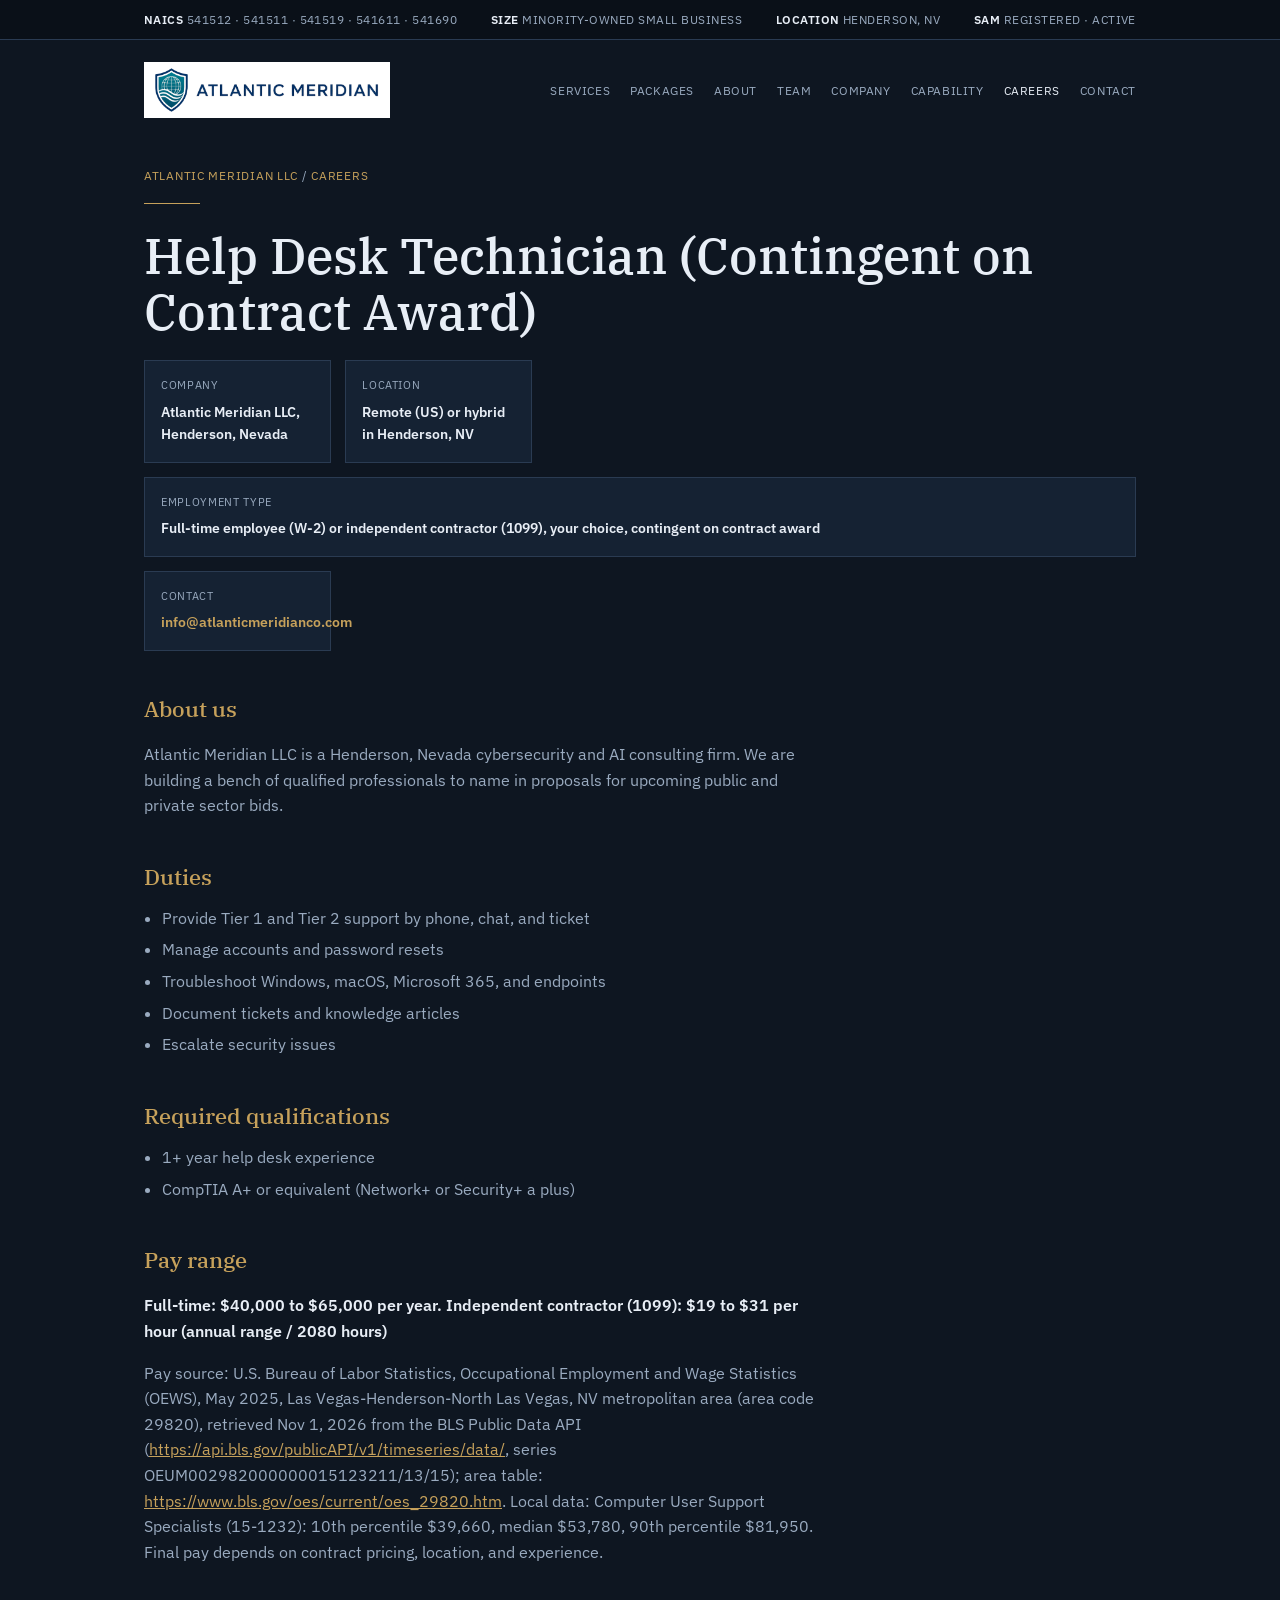
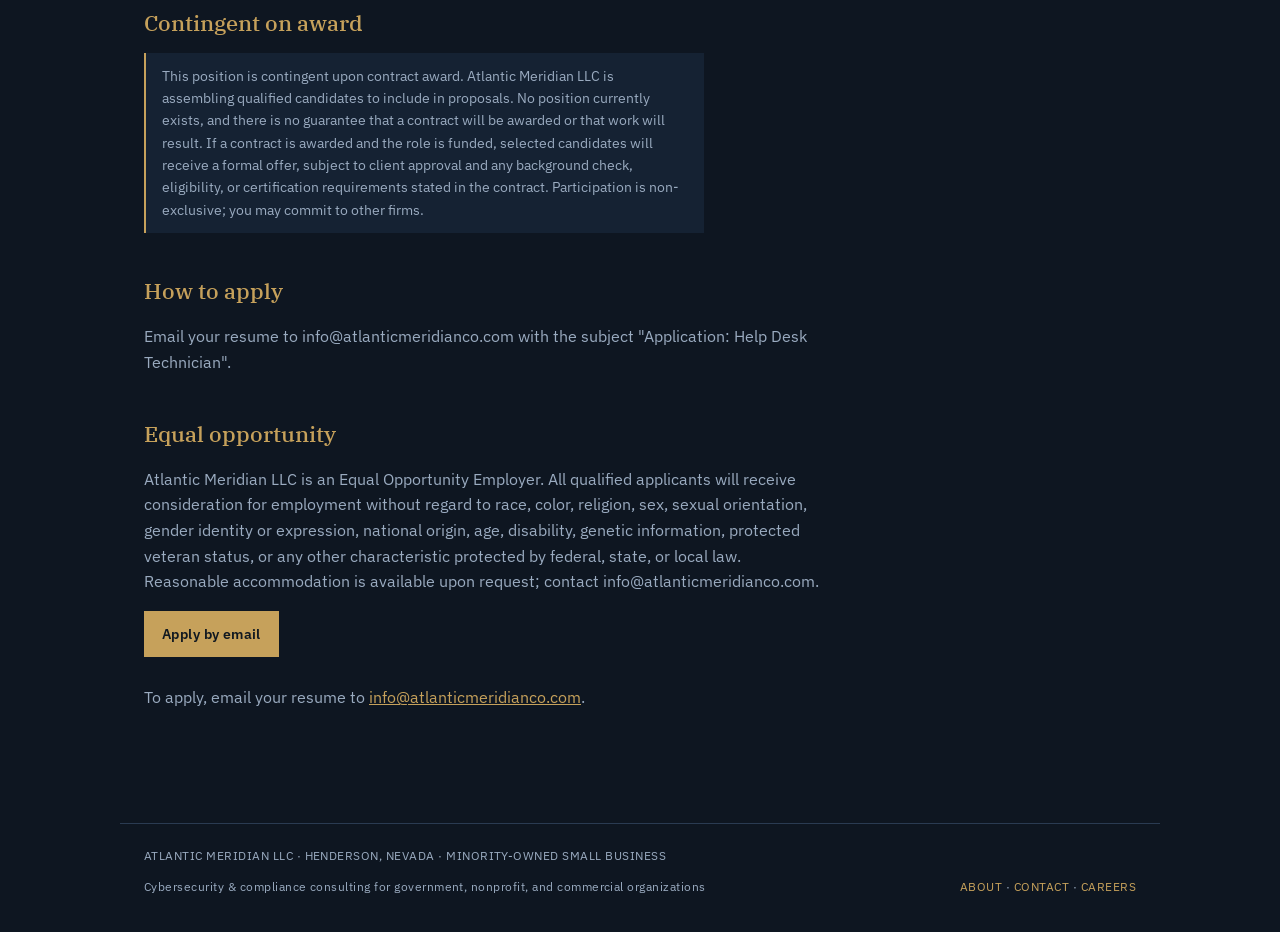
<file: careers/help-desk-it-support.html>
<!DOCTYPE html>
<html lang="en">
<head>
  <meta charset="utf-8" />
  <meta name="viewport" content="width=device-width, initial-scale=1" />
  <title>Help Desk Technician (Contingent on Contract Award) | Atlantic Meridian Careers</title>
  <meta name="description" content="Help Desk Technician (Contingent on Contract Award) at Atlantic Meridian LLC. Remote (US) or hybrid in Henderson, NV. Contingent on contract award." />
  <meta name="theme-color" content="#0e1621" />
  <link rel="icon" href="/favicon.ico" sizes="any" />
  <link rel="icon" type="image/png" sizes="32x32" href="/favicon-32.png" />
  <link rel="apple-touch-icon" href="/apple-touch-icon.png" />
  <meta property="og:title" content="Help Desk Technician (Contingent on Contract Award) | Atlantic Meridian Careers" />
  <meta property="og:description" content="Help Desk Technician (Contingent on Contract Award) at Atlantic Meridian LLC. Remote (US) or hybrid in Henderson, NV. Contingent on contract award." />
  <meta property="og:url" content="https://atlanticmeridianco.com/careers/help-desk-it-support.html" />
  <meta property="og:image" content="https://atlanticmeridianco.com/images/og-image.png" />
  <meta property="og:image:width" content="1200" />
  <meta property="og:image:height" content="630" />
  <meta property="og:type" content="website" />
  <meta name="twitter:card" content="summary_large_image" />
  <meta name="twitter:image" content="https://atlanticmeridianco.com/images/og-image.png" />
  <link rel="canonical" href="https://atlanticmeridianco.com/careers/help-desk-it-support.html" />
  <link rel="preconnect" href="https://fonts.googleapis.com" />
  <link rel="preconnect" href="https://fonts.gstatic.com" crossorigin />
  <link href="https://fonts.googleapis.com/css2?family=IBM+Plex+Sans:wght@400;500;600&family=IBM+Plex+Serif:wght@500;600&display=swap" rel="stylesheet" />
  <style>
    :root {
      --bg: #0e1621;
      --panel: #152233;
      --ink: #e8eef6;
      --muted: #9aabc0;
      --gold: #c6a15b;
      --line: #2a3b52;
    }
    * { box-sizing: border-box; }
    html { scroll-behavior: smooth; }
    body {
      margin: 0;
      font-family: "IBM Plex Sans", system-ui, sans-serif;
      background: var(--bg);
      color: var(--ink);
      line-height: 1.6;
    }
    a { color: var(--gold); }
    .strip {
      background: #0a1018;
      border-bottom: 1px solid var(--line);
      font-size: 12px;
      letter-spacing: 0.04em;
      color: var(--muted);
      text-transform: uppercase;
    }
    .strip-inner, header, main, footer, .band-inner {
      max-width: 1040px;
      margin: 0 auto;
      padding: 10px 24px;
    }
    .strip-inner {
      display: flex;
      flex-wrap: wrap;
      gap: 8px 18px;
      justify-content: space-between;
    }
    .strip strong { color: var(--ink); font-weight: 600; }
    header {
      padding-top: 22px;
      padding-bottom: 0;
      display: flex;
      justify-content: space-between;
      align-items: center;
      gap: 16px;
      flex-wrap: wrap;
    }
    .mark {
      display: inline-flex;
      align-items: center;
      line-height: 0;
      text-decoration: none;
    }
    .mark img {
      height: 56px;
      width: auto;
      display: block;
    }
    nav a {
      color: var(--muted);
      text-decoration: none;
      font-size: 12px;
      margin-left: 16px;
      letter-spacing: 0.05em;
      text-transform: uppercase;
    }
    nav a:hover { color: var(--ink); }
    main { padding: 48px 24px 96px; }
    .rule { height: 1px; background: var(--gold); width: 56px; margin-bottom: 24px; }
    h1 {
      font-family: "IBM Plex Serif", Georgia, serif;
      font-size: clamp(32px, 5vw, 50px);
      font-weight: 500;
      line-height: 1.12;
      margin: 0 0 16px;
      max-width: 18ch;
    }
    .lede {
      color: var(--muted);
      font-size: 17px;
      max-width: 58ch;
      margin: 0 0 28px;
    }
    .actions { display: flex; flex-wrap: wrap; gap: 8px; margin-bottom: 28px; }
    .btn {
      display: inline-block;
      background: var(--gold);
      color: #101820;
      text-decoration: none;
      padding: 12px 18px;
      font-weight: 600;
      font-size: 14px;
      letter-spacing: 0.03em;
    }
    .btn.ghost {
      background: transparent;
      color: var(--ink);
      border: 1px solid var(--line);
    }
    .meta {
      display: flex;
      flex-wrap: wrap;
      gap: 8px;
      margin-top: 8px;
    }
    .meta span, .chip {
      border: 1px solid var(--line);
      background: var(--panel);
      padding: 7px 11px;
      font-size: 12px;
      letter-spacing: 0.03em;
      text-transform: uppercase;
      color: var(--muted);
    }
    section { margin-top: 72px; }
    h2 {
      font-family: "IBM Plex Serif", Georgia, serif;
      font-size: 22px;
      color: var(--gold);
      margin: 0 0 12px;
      font-weight: 500;
    }
    h3 {
      margin: 0 0 8px;
      font-size: 16px;
      font-weight: 600;
      color: var(--ink);
    }
    p { color: var(--muted); max-width: 68ch; }
    .note {
      border-left: 2px solid var(--gold);
      padding: 12px 16px;
      background: var(--panel);
      color: var(--muted);
      font-size: 14px;
      max-width: 70ch;
    }
    .grid {
      display: grid;
      grid-template-columns: repeat(auto-fit, minmax(240px, 1fr));
      gap: 1px;
      background: var(--line);
      border: 1px solid var(--line);
      margin-top: 22px;
    }
    .grid article {
      background: var(--panel);
      padding: 22px;
      color: var(--muted);
      font-size: 14.5px;
    }
    .grid .tag {
      display: block;
      color: var(--gold);
      font-size: 11px;
      letter-spacing: 0.08em;
      text-transform: uppercase;
      margin-bottom: 8px;
    }
    .price {
      display: block;
      margin: 0 0 10px;
      color: var(--gold);
      font-size: 13px;
      font-weight: 600;
      letter-spacing: 0.03em;
    }
    .data {
      display: grid;
      grid-template-columns: repeat(auto-fit, minmax(180px, 1fr));
      gap: 14px;
      margin-top: 20px;
    }
    .data div {
      border: 1px solid var(--line);
      background: var(--panel);
      padding: 16px;
    }
    .data dt {
      display: block;
      font-size: 11px;
      letter-spacing: 0.06em;
      text-transform: uppercase;
      color: var(--muted);
      margin-bottom: 6px;
    }
    .data dd {
      margin: 0;
      color: var(--ink);
      font-weight: 600;
      font-size: 14px;
    }
    ul.clean {
      margin: 12px 0 0;
      padding-left: 18px;
      color: var(--muted);
    }
    ul.clean li { margin-bottom: 6px; }
    address { font-style: normal; color: var(--ink); line-height: 1.85; }
    address a { text-decoration: none; }
    footer {
      border-top: 1px solid var(--line);
      color: var(--muted);
      font-size: 12px;
      letter-spacing: 0.04em;
      display: flex;
      justify-content: space-between;
      gap: 12px;
      flex-wrap: wrap;
      padding: 22px 24px 36px;
      max-width: 1040px;
      margin: 0 auto;
    }
    footer a { color: var(--gold); text-decoration: none; text-transform: uppercase; }
    @media (max-width: 560px) {
      nav a { margin-left: 10px; }
      h1 { max-width: none; }
      .mark img { height: 44px; }
    }

    nav a[aria-current="page"] { color: var(--ink); }
    .crumb {
      color: var(--muted);
      font-size: 12px;
      letter-spacing: 0.06em;
      text-transform: uppercase;
      margin: 0 0 18px;
    }
    .crumb a { text-decoration: none; }
    .roles {
      list-style: none;
      margin: 8px 0 0;
      padding: 0;
      display: grid;
      gap: 1px;
      background: var(--line);
      border: 1px solid var(--line);
    }
    .roles a {
      display: block;
      background: var(--panel);
      color: var(--ink);
      text-decoration: none;
      padding: 18px 22px;
      font-weight: 600;
    }
    .roles a:hover { color: var(--gold); }
    .job h1 { max-width: none; }
    .job section { margin-top: 40px; }
    .data .wide { grid-column: 1 / -1; }
    .data a { text-decoration: none; }
    .payline { color: var(--ink); font-weight: 600; }

  </style>
  <script type="application/ld+json">
{
  "@context": "https://schema.org/",
  "@type": "JobPosting",
  "title": "Help Desk Technician (Contingent on Contract Award)",
  "description": "<p>About us<br>Atlantic Meridian LLC is a Henderson, Nevada cybersecurity and AI consulting firm. We are building a bench of qualified professionals to name in proposals for upcoming public and private sector bids.<br>## Duties<br>- Provide Tier 1 and Tier 2 support by phone, chat, and ticket<br>- Manage accounts and password resets<br>- Troubleshoot Windows, macOS, Microsoft 365, and endpoints<br>- Document tickets and knowledge articles<br>- Escalate security issues<br>## Required qualifications<br>- 1+ year help desk experience<br>- CompTIA A+ or equivalent (Network+ or Security+ a plus)<br>## Pay range<br>Full-time: $40,000 to $65,000 per year. Independent contractor (1099): $19 to $31 per hour (annual range / 2080 hours)<br>Pay source: U.S. Bureau of Labor Statistics, Occupational Employment and Wage Statistics (OEWS), May 2025, Las Vegas-Henderson-North Las Vegas, NV metropolitan area (area code 29820), retrieved Nov 1, 2026 from the BLS Public Data API (https://api.bls.gov/publicAPI/v1/timeseries/data/, series OEUM002982000000015123211/13/15); area table: https://www.bls.gov/oes/current/oes_29820.htm. Local data: Computer User Support Specialists (15-1232): 10th percentile $39,660, median $53,780, 90th percentile $81,950. Final pay depends on contract pricing, location, and experience.<br>## Contingent on award<br>This position is contingent upon contract award. Atlantic Meridian LLC is assembling qualified candidates to include in proposals. No position currently exists, and there is no guarantee that a contract will be awarded or that work will result. If a contract is awarded and the role is funded, selected candidates will receive a formal offer, subject to client approval and any background check, eligibility, or certification requirements stated in the contract. Participation is non-exclusive; you may commit to other firms.<br>## How to apply<br>Email your resume to info@atlanticmeridianco.com with the subject \"Application: Help Desk Technician\".<br>## Equal opportunity<br>Atlantic Meridian LLC is an Equal Opportunity Employer. All qualified applicants will receive consideration for employment without regard to race, color, religion, sex, sexual orientation, gender identity or expression, national origin, age, disability, genetic information, protected veteran status, or any other characteristic protected by federal, state, or local law. Reasonable accommodation is available upon request; contact info@atlanticmeridianco.com.</p>",
  "datePosted": "2026-11-02",
  "validThrough": "2026-12-31T23:59:00-08:00",
  "employmentType": [
    "FULL_TIME",
    "CONTRACTOR"
  ],
  "hiringOrganization": {
    "@type": "Organization",
    "name": "Atlantic Meridian LLC",
    "sameAs": "https://atlanticmeridianco.com"
  },
  "jobLocation": {
    "@type": "Place",
    "address": {
      "@type": "PostalAddress",
      "streetAddress": "1887 Whitney Mesa Dr #3978",
      "addressLocality": "Henderson",
      "addressRegion": "NV",
      "postalCode": "89014",
      "addressCountry": "US"
    }
  },
  "baseSalary": {
    "@type": "MonetaryAmount",
    "currency": "USD",
    "value": {
      "@type": "QuantitativeValue",
      "minValue": 40000,
      "maxValue": 65000,
      "unitText": "YEAR"
    }
  },
  "directApply": false,
  "url": "https://atlanticmeridianco.com/careers/help-desk-it-support.html"
}
  </script>
</head>
<body>
  <div class="strip">
    <div class="strip-inner">
      <span><strong>NAICS</strong> 541512 · 541511 · 541519 · 541611 · 541690</span>
      <span><strong>Size</strong> Minority-owned small business</span>
      <span><strong>Location</strong> Henderson, NV</span>
      <span><strong>SAM</strong> Registered · Active</span>
    </div>
  </div>

  <header>
    <a class="mark" href="/"><img src="/images/logo-header.png" width="807" height="184" alt="Atlantic Meridian" /></a>
    <nav>
      <a href="/#services">Services</a>
      <a href="/#packages">Packages</a>
      <a href="/about/">About</a>
      <a href="/#leadership">Team</a>
      <a href="/#company">Company</a>
      <a href="/#capability">Capability</a>
      <a href="/careers/" aria-current="page">Careers</a>
      <a href="/contact/">Contact</a>
    </nav>
  </header>

  <main class="job">
    <p class="crumb"><a href="/">Atlantic Meridian LLC</a> / <a href="/careers/">Careers</a></p>
    <div class="rule"></div>
    <h1>Help Desk Technician (Contingent on Contract Award)</h1>
    <div class="data">
      <div><dt>Company</dt><dd>Atlantic Meridian LLC, Henderson, Nevada</dd></div>
      <div><dt>Location</dt><dd>Remote (US) or hybrid in Henderson, NV</dd></div>
      <div class="wide"><dt>Employment type</dt><dd>Full-time employee (W-2) or independent contractor (1099), your choice, contingent on contract award</dd></div>
      <div><dt>Contact</dt><dd><a href="mailto:info@atlanticmeridianco.com">info@atlanticmeridianco.com</a></dd></div>
    </div>
    <section>
      <h2>About us</h2>
      <p>Atlantic Meridian LLC is a Henderson, Nevada cybersecurity and AI consulting firm. We are building a bench of qualified professionals to name in proposals for upcoming public and private sector bids.</p>
    </section>
    <section>
      <h2>Duties</h2>
      <ul class="clean">
        <li>Provide Tier 1 and Tier 2 support by phone, chat, and ticket</li>
        <li>Manage accounts and password resets</li>
        <li>Troubleshoot Windows, macOS, Microsoft 365, and endpoints</li>
        <li>Document tickets and knowledge articles</li>
        <li>Escalate security issues</li>
      </ul>
    </section>
    <section>
      <h2>Required qualifications</h2>
      <ul class="clean">
        <li>1+ year help desk experience</li>
        <li>CompTIA A+ or equivalent (Network+ or Security+ a plus)</li>
      </ul>
    </section>
    <section>
      <h2>Pay range</h2>
      <p class="payline">Full-time: $40,000 to $65,000 per year. Independent contractor (1099): $19 to $31 per hour (annual range / 2080 hours)</p>
      <p>Pay source: U.S. Bureau of Labor Statistics, Occupational Employment and Wage Statistics (OEWS), May 2025, Las Vegas-Henderson-North Las Vegas, NV metropolitan area (area code 29820), retrieved Nov 1, 2026 from the BLS Public Data API (<a href="https://api.bls.gov/publicAPI/v1/timeseries/data/">https://api.bls.gov/publicAPI/v1/timeseries/data/</a>, series OEUM002982000000015123211/13/15); area table: <a href="https://www.bls.gov/oes/current/oes_29820.htm">https://www.bls.gov/oes/current/oes_29820.htm</a>. Local data: Computer User Support Specialists (15-1232): 10th percentile $39,660, median $53,780, 90th percentile $81,950. Final pay depends on contract pricing, location, and experience.</p>
    </section>
    <section>
      <h2>Contingent on award</h2>
      <div class="note">This position is contingent upon contract award. Atlantic Meridian LLC is assembling qualified candidates to include in proposals. No position currently exists, and there is no guarantee that a contract will be awarded or that work will result. If a contract is awarded and the role is funded, selected candidates will receive a formal offer, subject to client approval and any background check, eligibility, or certification requirements stated in the contract. Participation is non-exclusive; you may commit to other firms.</div>
    </section>
    <section>
      <h2>How to apply</h2>
      <p>Email your resume to info@atlanticmeridianco.com with the subject &quot;Application: Help Desk Technician&quot;.</p>
    </section>
    <section>
      <h2>Equal opportunity</h2>
      <p>Atlantic Meridian LLC is an Equal Opportunity Employer. All qualified applicants will receive consideration for employment without regard to race, color, religion, sex, sexual orientation, gender identity or expression, national origin, age, disability, genetic information, protected veteran status, or any other characteristic protected by federal, state, or local law. Reasonable accommodation is available upon request; contact info@atlanticmeridianco.com.</p>
    </section>
    <div class="actions">
      <a class="btn" href="mailto:info@atlanticmeridianco.com?subject=Application%3A%20Help%20Desk%20Technician">Apply by email</a>
    </div>
    <p>To apply, email your resume to <a href="mailto:info@atlanticmeridianco.com?subject=Application%3A%20Help%20Desk%20Technician">info@atlanticmeridianco.com</a>.</p>
  </main>
  <footer>
    <span>ATLANTIC MERIDIAN LLC · HENDERSON, NEVADA · MINORITY-OWNED SMALL BUSINESS</span>
    <span>Cybersecurity &amp; compliance consulting for government, nonprofit, and commercial organizations</span>
    <span><a href="/about/">About</a> · <a href="/contact/">Contact</a> · <a href="/careers/">Careers</a></span>
  </footer>

</body>
</html>
</file>
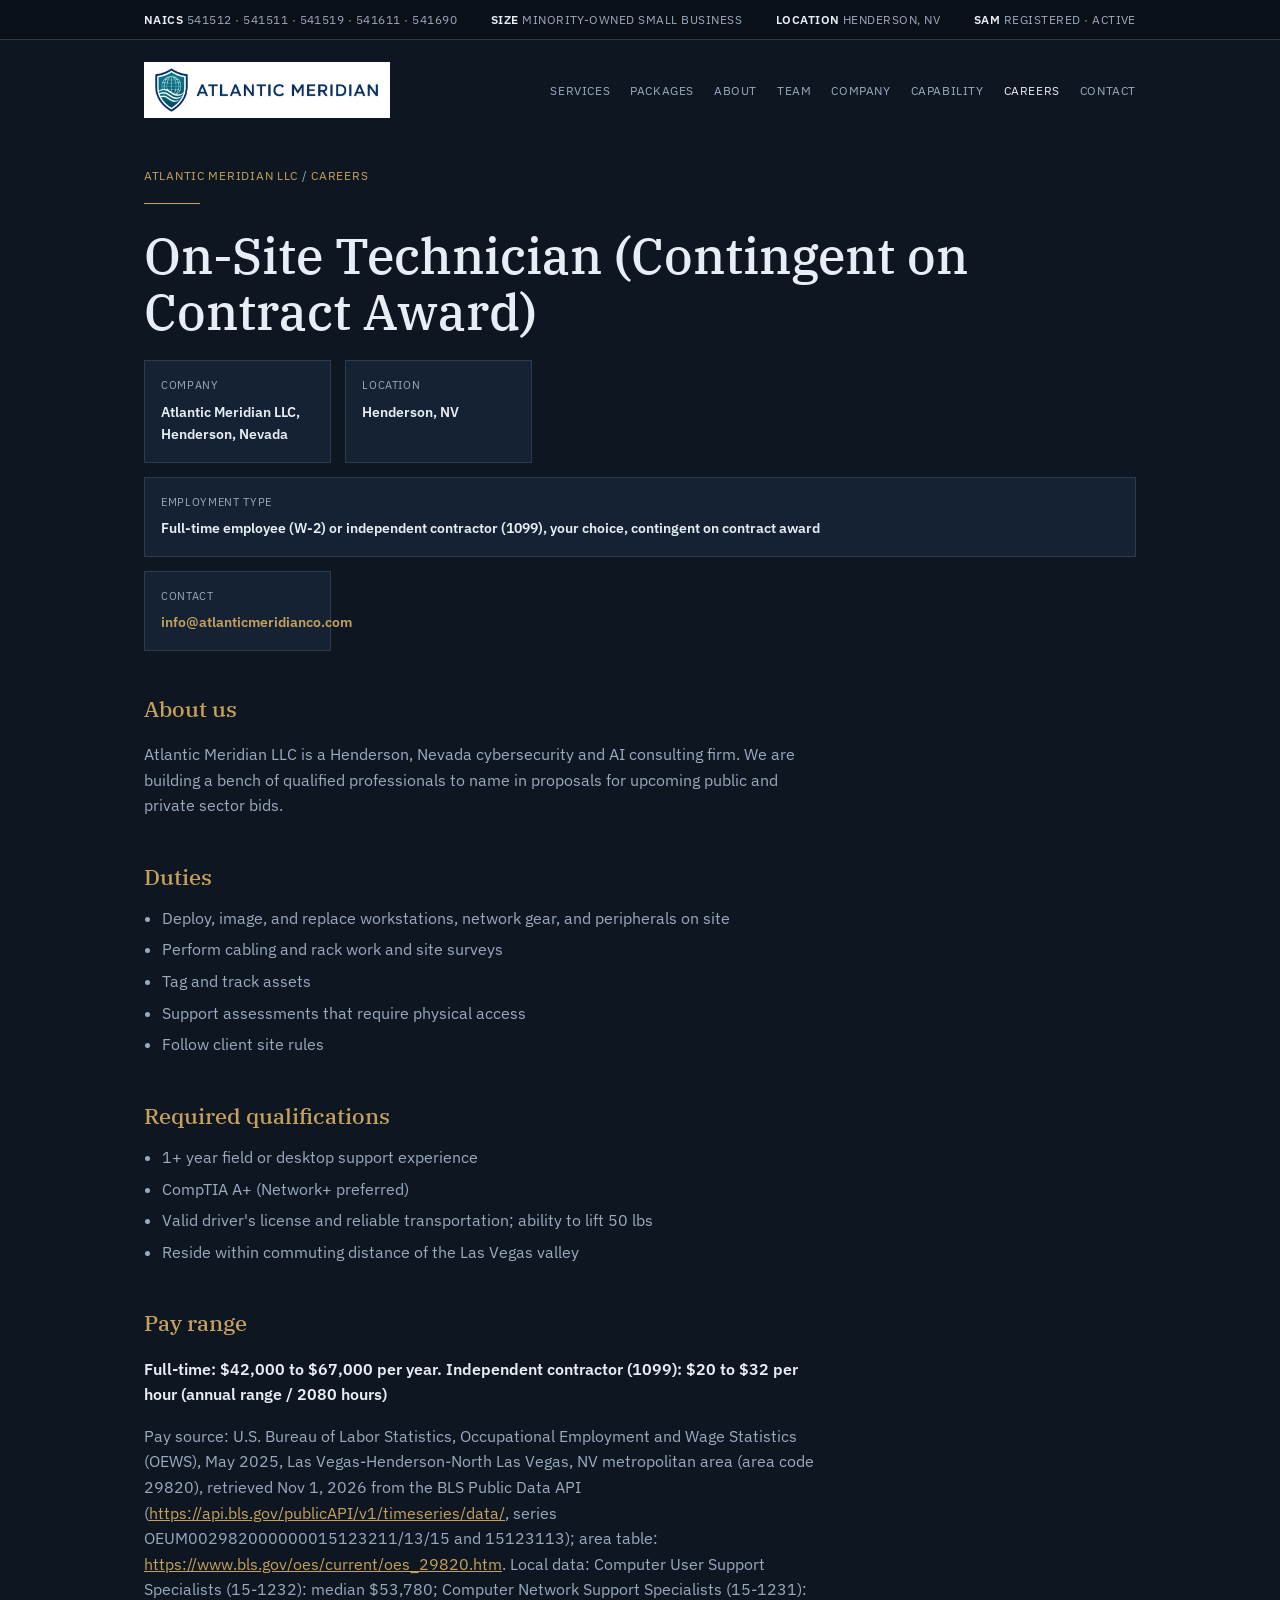
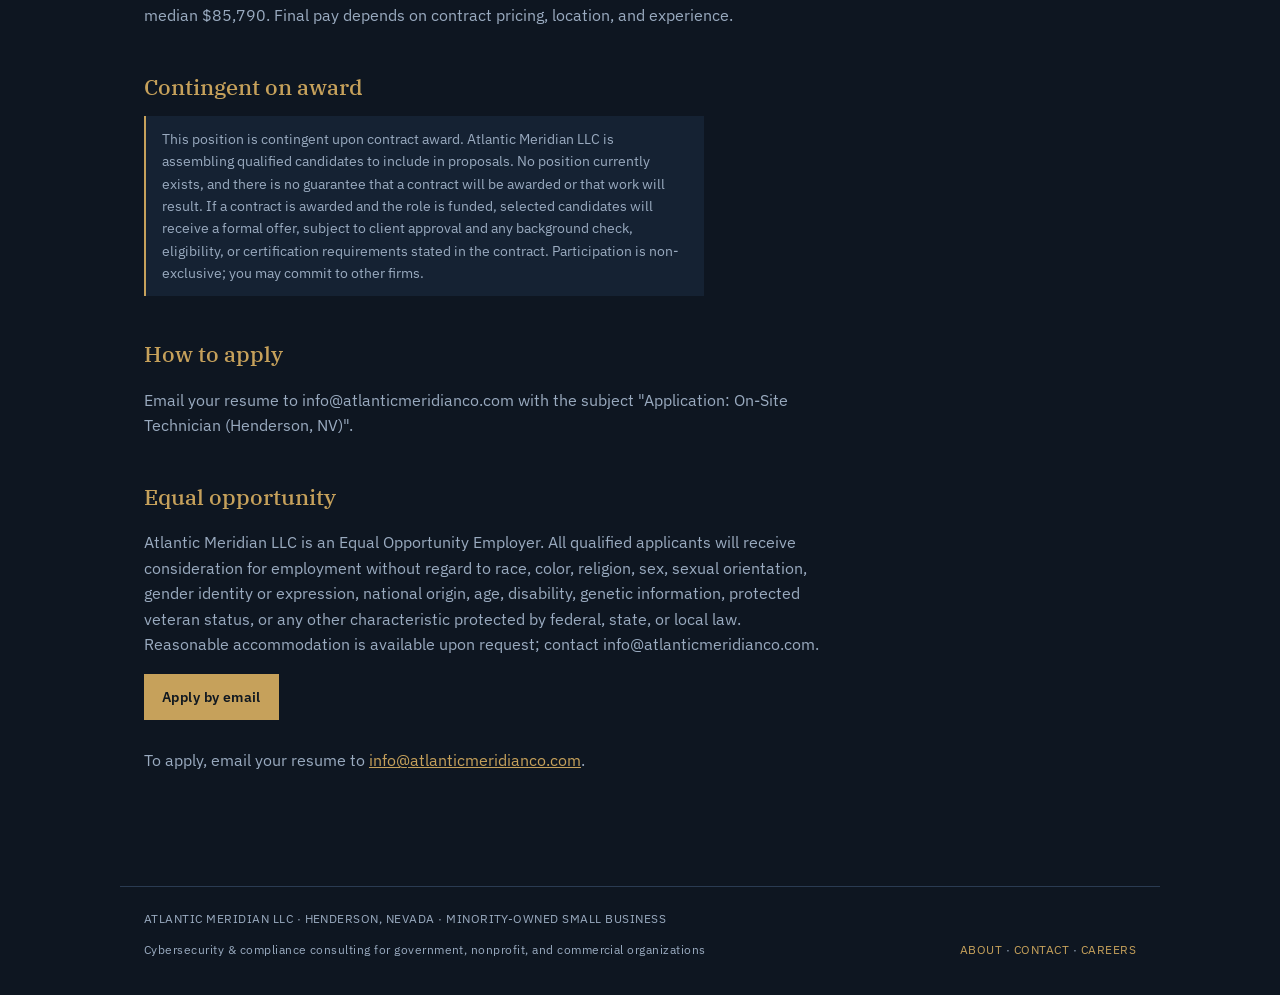
<file: careers/local-onsite-technician.html>
<!DOCTYPE html>
<html lang="en">
<head>
  <meta charset="utf-8" />
  <meta name="viewport" content="width=device-width, initial-scale=1" />
  <title>On-Site Technician (Contingent on Contract Award) | Atlantic Meridian Careers</title>
  <meta name="description" content="On-Site Technician (Contingent on Contract Award) at Atlantic Meridian LLC. Henderson, NV. Contingent on contract award." />
  <meta name="theme-color" content="#0e1621" />
  <link rel="icon" href="/favicon.ico" sizes="any" />
  <link rel="icon" type="image/png" sizes="32x32" href="/favicon-32.png" />
  <link rel="apple-touch-icon" href="/apple-touch-icon.png" />
  <meta property="og:title" content="On-Site Technician (Contingent on Contract Award) | Atlantic Meridian Careers" />
  <meta property="og:description" content="On-Site Technician (Contingent on Contract Award) at Atlantic Meridian LLC. Henderson, NV. Contingent on contract award." />
  <meta property="og:url" content="https://atlanticmeridianco.com/careers/local-onsite-technician.html" />
  <meta property="og:image" content="https://atlanticmeridianco.com/images/og-image.png" />
  <meta property="og:image:width" content="1200" />
  <meta property="og:image:height" content="630" />
  <meta property="og:type" content="website" />
  <meta name="twitter:card" content="summary_large_image" />
  <meta name="twitter:image" content="https://atlanticmeridianco.com/images/og-image.png" />
  <link rel="canonical" href="https://atlanticmeridianco.com/careers/local-onsite-technician.html" />
  <link rel="preconnect" href="https://fonts.googleapis.com" />
  <link rel="preconnect" href="https://fonts.gstatic.com" crossorigin />
  <link href="https://fonts.googleapis.com/css2?family=IBM+Plex+Sans:wght@400;500;600&family=IBM+Plex+Serif:wght@500;600&display=swap" rel="stylesheet" />
  <style>
    :root {
      --bg: #0e1621;
      --panel: #152233;
      --ink: #e8eef6;
      --muted: #9aabc0;
      --gold: #c6a15b;
      --line: #2a3b52;
    }
    * { box-sizing: border-box; }
    html { scroll-behavior: smooth; }
    body {
      margin: 0;
      font-family: "IBM Plex Sans", system-ui, sans-serif;
      background: var(--bg);
      color: var(--ink);
      line-height: 1.6;
    }
    a { color: var(--gold); }
    .strip {
      background: #0a1018;
      border-bottom: 1px solid var(--line);
      font-size: 12px;
      letter-spacing: 0.04em;
      color: var(--muted);
      text-transform: uppercase;
    }
    .strip-inner, header, main, footer, .band-inner {
      max-width: 1040px;
      margin: 0 auto;
      padding: 10px 24px;
    }
    .strip-inner {
      display: flex;
      flex-wrap: wrap;
      gap: 8px 18px;
      justify-content: space-between;
    }
    .strip strong { color: var(--ink); font-weight: 600; }
    header {
      padding-top: 22px;
      padding-bottom: 0;
      display: flex;
      justify-content: space-between;
      align-items: center;
      gap: 16px;
      flex-wrap: wrap;
    }
    .mark {
      display: inline-flex;
      align-items: center;
      line-height: 0;
      text-decoration: none;
    }
    .mark img {
      height: 56px;
      width: auto;
      display: block;
    }
    nav a {
      color: var(--muted);
      text-decoration: none;
      font-size: 12px;
      margin-left: 16px;
      letter-spacing: 0.05em;
      text-transform: uppercase;
    }
    nav a:hover { color: var(--ink); }
    main { padding: 48px 24px 96px; }
    .rule { height: 1px; background: var(--gold); width: 56px; margin-bottom: 24px; }
    h1 {
      font-family: "IBM Plex Serif", Georgia, serif;
      font-size: clamp(32px, 5vw, 50px);
      font-weight: 500;
      line-height: 1.12;
      margin: 0 0 16px;
      max-width: 18ch;
    }
    .lede {
      color: var(--muted);
      font-size: 17px;
      max-width: 58ch;
      margin: 0 0 28px;
    }
    .actions { display: flex; flex-wrap: wrap; gap: 8px; margin-bottom: 28px; }
    .btn {
      display: inline-block;
      background: var(--gold);
      color: #101820;
      text-decoration: none;
      padding: 12px 18px;
      font-weight: 600;
      font-size: 14px;
      letter-spacing: 0.03em;
    }
    .btn.ghost {
      background: transparent;
      color: var(--ink);
      border: 1px solid var(--line);
    }
    .meta {
      display: flex;
      flex-wrap: wrap;
      gap: 8px;
      margin-top: 8px;
    }
    .meta span, .chip {
      border: 1px solid var(--line);
      background: var(--panel);
      padding: 7px 11px;
      font-size: 12px;
      letter-spacing: 0.03em;
      text-transform: uppercase;
      color: var(--muted);
    }
    section { margin-top: 72px; }
    h2 {
      font-family: "IBM Plex Serif", Georgia, serif;
      font-size: 22px;
      color: var(--gold);
      margin: 0 0 12px;
      font-weight: 500;
    }
    h3 {
      margin: 0 0 8px;
      font-size: 16px;
      font-weight: 600;
      color: var(--ink);
    }
    p { color: var(--muted); max-width: 68ch; }
    .note {
      border-left: 2px solid var(--gold);
      padding: 12px 16px;
      background: var(--panel);
      color: var(--muted);
      font-size: 14px;
      max-width: 70ch;
    }
    .grid {
      display: grid;
      grid-template-columns: repeat(auto-fit, minmax(240px, 1fr));
      gap: 1px;
      background: var(--line);
      border: 1px solid var(--line);
      margin-top: 22px;
    }
    .grid article {
      background: var(--panel);
      padding: 22px;
      color: var(--muted);
      font-size: 14.5px;
    }
    .grid .tag {
      display: block;
      color: var(--gold);
      font-size: 11px;
      letter-spacing: 0.08em;
      text-transform: uppercase;
      margin-bottom: 8px;
    }
    .price {
      display: block;
      margin: 0 0 10px;
      color: var(--gold);
      font-size: 13px;
      font-weight: 600;
      letter-spacing: 0.03em;
    }
    .data {
      display: grid;
      grid-template-columns: repeat(auto-fit, minmax(180px, 1fr));
      gap: 14px;
      margin-top: 20px;
    }
    .data div {
      border: 1px solid var(--line);
      background: var(--panel);
      padding: 16px;
    }
    .data dt {
      display: block;
      font-size: 11px;
      letter-spacing: 0.06em;
      text-transform: uppercase;
      color: var(--muted);
      margin-bottom: 6px;
    }
    .data dd {
      margin: 0;
      color: var(--ink);
      font-weight: 600;
      font-size: 14px;
    }
    ul.clean {
      margin: 12px 0 0;
      padding-left: 18px;
      color: var(--muted);
    }
    ul.clean li { margin-bottom: 6px; }
    address { font-style: normal; color: var(--ink); line-height: 1.85; }
    address a { text-decoration: none; }
    footer {
      border-top: 1px solid var(--line);
      color: var(--muted);
      font-size: 12px;
      letter-spacing: 0.04em;
      display: flex;
      justify-content: space-between;
      gap: 12px;
      flex-wrap: wrap;
      padding: 22px 24px 36px;
      max-width: 1040px;
      margin: 0 auto;
    }
    footer a { color: var(--gold); text-decoration: none; text-transform: uppercase; }
    @media (max-width: 560px) {
      nav a { margin-left: 10px; }
      h1 { max-width: none; }
      .mark img { height: 44px; }
    }

    nav a[aria-current="page"] { color: var(--ink); }
    .crumb {
      color: var(--muted);
      font-size: 12px;
      letter-spacing: 0.06em;
      text-transform: uppercase;
      margin: 0 0 18px;
    }
    .crumb a { text-decoration: none; }
    .roles {
      list-style: none;
      margin: 8px 0 0;
      padding: 0;
      display: grid;
      gap: 1px;
      background: var(--line);
      border: 1px solid var(--line);
    }
    .roles a {
      display: block;
      background: var(--panel);
      color: var(--ink);
      text-decoration: none;
      padding: 18px 22px;
      font-weight: 600;
    }
    .roles a:hover { color: var(--gold); }
    .job h1 { max-width: none; }
    .job section { margin-top: 40px; }
    .data .wide { grid-column: 1 / -1; }
    .data a { text-decoration: none; }
    .payline { color: var(--ink); font-weight: 600; }

  </style>
  <script type="application/ld+json">
{
  "@context": "https://schema.org/",
  "@type": "JobPosting",
  "title": "On-Site Technician (Contingent on Contract Award)",
  "description": "<p>About us<br>Atlantic Meridian LLC is a Henderson, Nevada cybersecurity and AI consulting firm. We are building a bench of qualified professionals to name in proposals for upcoming public and private sector bids.<br>## Duties<br>- Deploy, image, and replace workstations, network gear, and peripherals on site<br>- Perform cabling and rack work and site surveys<br>- Tag and track assets<br>- Support assessments that require physical access<br>- Follow client site rules<br>## Required qualifications<br>- 1+ year field or desktop support experience<br>- CompTIA A+ (Network+ preferred)<br>- Valid driver's license and reliable transportation; ability to lift 50 lbs<br>- Reside within commuting distance of the Las Vegas valley<br>## Pay range<br>Full-time: $42,000 to $67,000 per year. Independent contractor (1099): $20 to $32 per hour (annual range / 2080 hours)<br>Pay source: U.S. Bureau of Labor Statistics, Occupational Employment and Wage Statistics (OEWS), May 2025, Las Vegas-Henderson-North Las Vegas, NV metropolitan area (area code 29820), retrieved Nov 1, 2026 from the BLS Public Data API (https://api.bls.gov/publicAPI/v1/timeseries/data/, series OEUM002982000000015123211/13/15 and 15123113); area table: https://www.bls.gov/oes/current/oes_29820.htm. Local data: Computer User Support Specialists (15-1232): median $53,780; Computer Network Support Specialists (15-1231): median $85,790. Final pay depends on contract pricing, location, and experience.<br>## Contingent on award<br>This position is contingent upon contract award. Atlantic Meridian LLC is assembling qualified candidates to include in proposals. No position currently exists, and there is no guarantee that a contract will be awarded or that work will result. If a contract is awarded and the role is funded, selected candidates will receive a formal offer, subject to client approval and any background check, eligibility, or certification requirements stated in the contract. Participation is non-exclusive; you may commit to other firms.<br>## How to apply<br>Email your resume to info@atlanticmeridianco.com with the subject \"Application: On-Site Technician (Henderson, NV)\".<br>## Equal opportunity<br>Atlantic Meridian LLC is an Equal Opportunity Employer. All qualified applicants will receive consideration for employment without regard to race, color, religion, sex, sexual orientation, gender identity or expression, national origin, age, disability, genetic information, protected veteran status, or any other characteristic protected by federal, state, or local law. Reasonable accommodation is available upon request; contact info@atlanticmeridianco.com.</p>",
  "datePosted": "2026-11-02",
  "validThrough": "2026-12-31T23:59:00-08:00",
  "employmentType": [
    "FULL_TIME",
    "CONTRACTOR"
  ],
  "hiringOrganization": {
    "@type": "Organization",
    "name": "Atlantic Meridian LLC",
    "sameAs": "https://atlanticmeridianco.com"
  },
  "jobLocation": {
    "@type": "Place",
    "address": {
      "@type": "PostalAddress",
      "streetAddress": "1887 Whitney Mesa Dr #3978",
      "addressLocality": "Henderson",
      "addressRegion": "NV",
      "postalCode": "89014",
      "addressCountry": "US"
    }
  },
  "baseSalary": {
    "@type": "MonetaryAmount",
    "currency": "USD",
    "value": {
      "@type": "QuantitativeValue",
      "minValue": 42000,
      "maxValue": 67000,
      "unitText": "YEAR"
    }
  },
  "directApply": false,
  "url": "https://atlanticmeridianco.com/careers/local-onsite-technician.html"
}
  </script>
</head>
<body>
  <div class="strip">
    <div class="strip-inner">
      <span><strong>NAICS</strong> 541512 · 541511 · 541519 · 541611 · 541690</span>
      <span><strong>Size</strong> Minority-owned small business</span>
      <span><strong>Location</strong> Henderson, NV</span>
      <span><strong>SAM</strong> Registered · Active</span>
    </div>
  </div>

  <header>
    <a class="mark" href="/"><img src="/images/logo-header.png" width="807" height="184" alt="Atlantic Meridian" /></a>
    <nav>
      <a href="/#services">Services</a>
      <a href="/#packages">Packages</a>
      <a href="/about/">About</a>
      <a href="/#leadership">Team</a>
      <a href="/#company">Company</a>
      <a href="/#capability">Capability</a>
      <a href="/careers/" aria-current="page">Careers</a>
      <a href="/contact/">Contact</a>
    </nav>
  </header>

  <main class="job">
    <p class="crumb"><a href="/">Atlantic Meridian LLC</a> / <a href="/careers/">Careers</a></p>
    <div class="rule"></div>
    <h1>On-Site Technician (Contingent on Contract Award)</h1>
    <div class="data">
      <div><dt>Company</dt><dd>Atlantic Meridian LLC, Henderson, Nevada</dd></div>
      <div><dt>Location</dt><dd>Henderson, NV</dd></div>
      <div class="wide"><dt>Employment type</dt><dd>Full-time employee (W-2) or independent contractor (1099), your choice, contingent on contract award</dd></div>
      <div><dt>Contact</dt><dd><a href="mailto:info@atlanticmeridianco.com">info@atlanticmeridianco.com</a></dd></div>
    </div>
    <section>
      <h2>About us</h2>
      <p>Atlantic Meridian LLC is a Henderson, Nevada cybersecurity and AI consulting firm. We are building a bench of qualified professionals to name in proposals for upcoming public and private sector bids.</p>
    </section>
    <section>
      <h2>Duties</h2>
      <ul class="clean">
        <li>Deploy, image, and replace workstations, network gear, and peripherals on site</li>
        <li>Perform cabling and rack work and site surveys</li>
        <li>Tag and track assets</li>
        <li>Support assessments that require physical access</li>
        <li>Follow client site rules</li>
      </ul>
    </section>
    <section>
      <h2>Required qualifications</h2>
      <ul class="clean">
        <li>1+ year field or desktop support experience</li>
        <li>CompTIA A+ (Network+ preferred)</li>
        <li>Valid driver&#x27;s license and reliable transportation; ability to lift 50 lbs</li>
        <li>Reside within commuting distance of the Las Vegas valley</li>
      </ul>
    </section>
    <section>
      <h2>Pay range</h2>
      <p class="payline">Full-time: $42,000 to $67,000 per year. Independent contractor (1099): $20 to $32 per hour (annual range / 2080 hours)</p>
      <p>Pay source: U.S. Bureau of Labor Statistics, Occupational Employment and Wage Statistics (OEWS), May 2025, Las Vegas-Henderson-North Las Vegas, NV metropolitan area (area code 29820), retrieved Nov 1, 2026 from the BLS Public Data API (<a href="https://api.bls.gov/publicAPI/v1/timeseries/data/">https://api.bls.gov/publicAPI/v1/timeseries/data/</a>, series OEUM002982000000015123211/13/15 and 15123113); area table: <a href="https://www.bls.gov/oes/current/oes_29820.htm">https://www.bls.gov/oes/current/oes_29820.htm</a>. Local data: Computer User Support Specialists (15-1232): median $53,780; Computer Network Support Specialists (15-1231): median $85,790. Final pay depends on contract pricing, location, and experience.</p>
    </section>
    <section>
      <h2>Contingent on award</h2>
      <div class="note">This position is contingent upon contract award. Atlantic Meridian LLC is assembling qualified candidates to include in proposals. No position currently exists, and there is no guarantee that a contract will be awarded or that work will result. If a contract is awarded and the role is funded, selected candidates will receive a formal offer, subject to client approval and any background check, eligibility, or certification requirements stated in the contract. Participation is non-exclusive; you may commit to other firms.</div>
    </section>
    <section>
      <h2>How to apply</h2>
      <p>Email your resume to info@atlanticmeridianco.com with the subject &quot;Application: On-Site Technician (Henderson, NV)&quot;.</p>
    </section>
    <section>
      <h2>Equal opportunity</h2>
      <p>Atlantic Meridian LLC is an Equal Opportunity Employer. All qualified applicants will receive consideration for employment without regard to race, color, religion, sex, sexual orientation, gender identity or expression, national origin, age, disability, genetic information, protected veteran status, or any other characteristic protected by federal, state, or local law. Reasonable accommodation is available upon request; contact info@atlanticmeridianco.com.</p>
    </section>
    <div class="actions">
      <a class="btn" href="mailto:info@atlanticmeridianco.com?subject=Application%3A%20On-Site%20Technician%20%28Henderson%2C%20NV%29">Apply by email</a>
    </div>
    <p>To apply, email your resume to <a href="mailto:info@atlanticmeridianco.com?subject=Application%3A%20On-Site%20Technician%20%28Henderson%2C%20NV%29">info@atlanticmeridianco.com</a>.</p>
  </main>
  <footer>
    <span>ATLANTIC MERIDIAN LLC · HENDERSON, NEVADA · MINORITY-OWNED SMALL BUSINESS</span>
    <span>Cybersecurity &amp; compliance consulting for government, nonprofit, and commercial organizations</span>
    <span><a href="/about/">About</a> · <a href="/contact/">Contact</a> · <a href="/careers/">Careers</a></span>
  </footer>

</body>
</html>
</file>
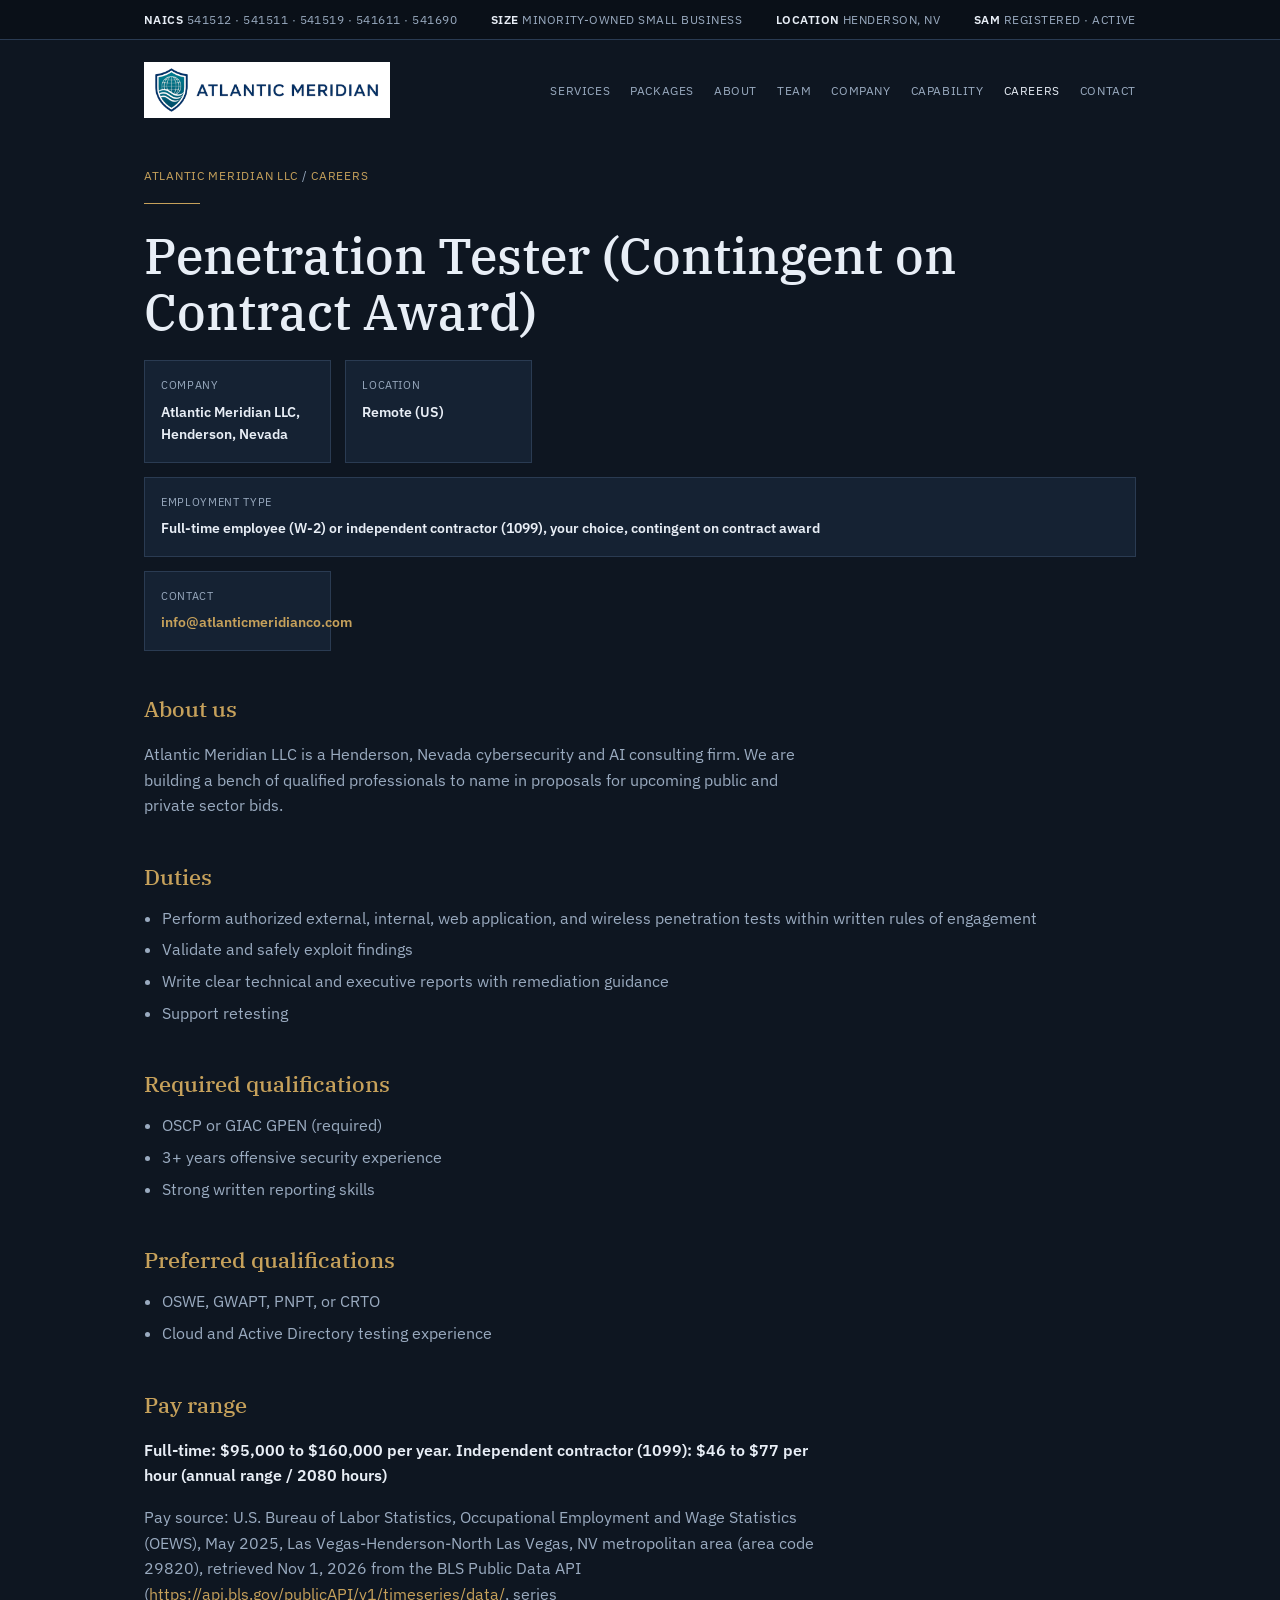
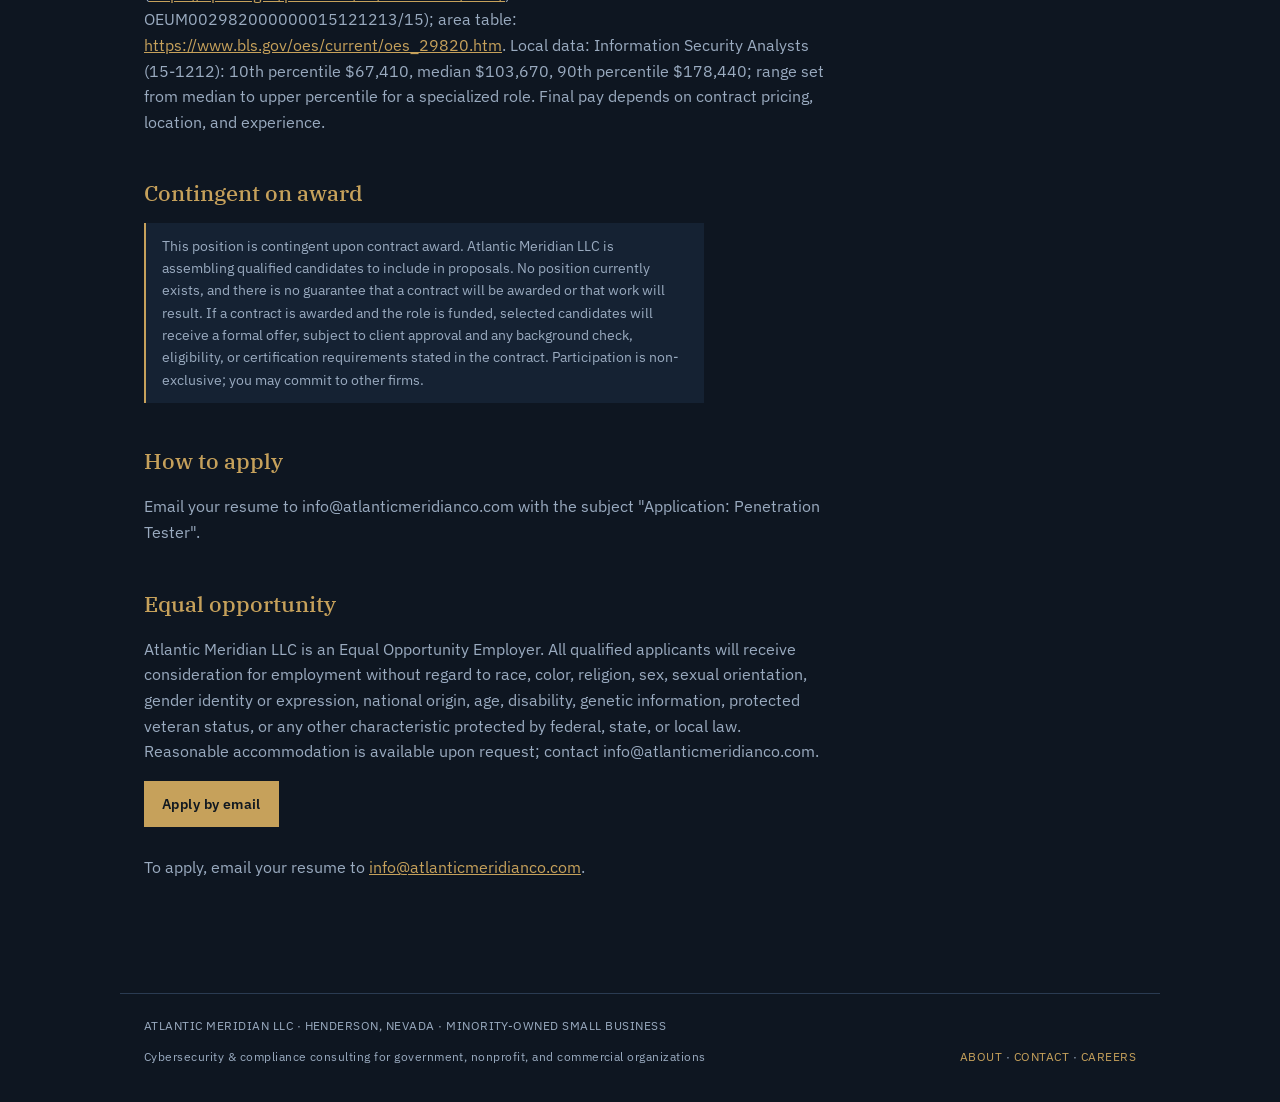
<file: careers/penetration-tester.html>
<!DOCTYPE html>
<html lang="en">
<head>
  <meta charset="utf-8" />
  <meta name="viewport" content="width=device-width, initial-scale=1" />
  <title>Penetration Tester (Contingent on Contract Award) | Atlantic Meridian Careers</title>
  <meta name="description" content="Penetration Tester (Contingent on Contract Award) at Atlantic Meridian LLC. Remote (US). Contingent on contract award." />
  <meta name="theme-color" content="#0e1621" />
  <link rel="icon" href="/favicon.ico" sizes="any" />
  <link rel="icon" type="image/png" sizes="32x32" href="/favicon-32.png" />
  <link rel="apple-touch-icon" href="/apple-touch-icon.png" />
  <meta property="og:title" content="Penetration Tester (Contingent on Contract Award) | Atlantic Meridian Careers" />
  <meta property="og:description" content="Penetration Tester (Contingent on Contract Award) at Atlantic Meridian LLC. Remote (US). Contingent on contract award." />
  <meta property="og:url" content="https://atlanticmeridianco.com/careers/penetration-tester.html" />
  <meta property="og:image" content="https://atlanticmeridianco.com/images/og-image.png" />
  <meta property="og:image:width" content="1200" />
  <meta property="og:image:height" content="630" />
  <meta property="og:type" content="website" />
  <meta name="twitter:card" content="summary_large_image" />
  <meta name="twitter:image" content="https://atlanticmeridianco.com/images/og-image.png" />
  <link rel="canonical" href="https://atlanticmeridianco.com/careers/penetration-tester.html" />
  <link rel="preconnect" href="https://fonts.googleapis.com" />
  <link rel="preconnect" href="https://fonts.gstatic.com" crossorigin />
  <link href="https://fonts.googleapis.com/css2?family=IBM+Plex+Sans:wght@400;500;600&family=IBM+Plex+Serif:wght@500;600&display=swap" rel="stylesheet" />
  <style>
    :root {
      --bg: #0e1621;
      --panel: #152233;
      --ink: #e8eef6;
      --muted: #9aabc0;
      --gold: #c6a15b;
      --line: #2a3b52;
    }
    * { box-sizing: border-box; }
    html { scroll-behavior: smooth; }
    body {
      margin: 0;
      font-family: "IBM Plex Sans", system-ui, sans-serif;
      background: var(--bg);
      color: var(--ink);
      line-height: 1.6;
    }
    a { color: var(--gold); }
    .strip {
      background: #0a1018;
      border-bottom: 1px solid var(--line);
      font-size: 12px;
      letter-spacing: 0.04em;
      color: var(--muted);
      text-transform: uppercase;
    }
    .strip-inner, header, main, footer, .band-inner {
      max-width: 1040px;
      margin: 0 auto;
      padding: 10px 24px;
    }
    .strip-inner {
      display: flex;
      flex-wrap: wrap;
      gap: 8px 18px;
      justify-content: space-between;
    }
    .strip strong { color: var(--ink); font-weight: 600; }
    header {
      padding-top: 22px;
      padding-bottom: 0;
      display: flex;
      justify-content: space-between;
      align-items: center;
      gap: 16px;
      flex-wrap: wrap;
    }
    .mark {
      display: inline-flex;
      align-items: center;
      line-height: 0;
      text-decoration: none;
    }
    .mark img {
      height: 56px;
      width: auto;
      display: block;
    }
    nav a {
      color: var(--muted);
      text-decoration: none;
      font-size: 12px;
      margin-left: 16px;
      letter-spacing: 0.05em;
      text-transform: uppercase;
    }
    nav a:hover { color: var(--ink); }
    main { padding: 48px 24px 96px; }
    .rule { height: 1px; background: var(--gold); width: 56px; margin-bottom: 24px; }
    h1 {
      font-family: "IBM Plex Serif", Georgia, serif;
      font-size: clamp(32px, 5vw, 50px);
      font-weight: 500;
      line-height: 1.12;
      margin: 0 0 16px;
      max-width: 18ch;
    }
    .lede {
      color: var(--muted);
      font-size: 17px;
      max-width: 58ch;
      margin: 0 0 28px;
    }
    .actions { display: flex; flex-wrap: wrap; gap: 8px; margin-bottom: 28px; }
    .btn {
      display: inline-block;
      background: var(--gold);
      color: #101820;
      text-decoration: none;
      padding: 12px 18px;
      font-weight: 600;
      font-size: 14px;
      letter-spacing: 0.03em;
    }
    .btn.ghost {
      background: transparent;
      color: var(--ink);
      border: 1px solid var(--line);
    }
    .meta {
      display: flex;
      flex-wrap: wrap;
      gap: 8px;
      margin-top: 8px;
    }
    .meta span, .chip {
      border: 1px solid var(--line);
      background: var(--panel);
      padding: 7px 11px;
      font-size: 12px;
      letter-spacing: 0.03em;
      text-transform: uppercase;
      color: var(--muted);
    }
    section { margin-top: 72px; }
    h2 {
      font-family: "IBM Plex Serif", Georgia, serif;
      font-size: 22px;
      color: var(--gold);
      margin: 0 0 12px;
      font-weight: 500;
    }
    h3 {
      margin: 0 0 8px;
      font-size: 16px;
      font-weight: 600;
      color: var(--ink);
    }
    p { color: var(--muted); max-width: 68ch; }
    .note {
      border-left: 2px solid var(--gold);
      padding: 12px 16px;
      background: var(--panel);
      color: var(--muted);
      font-size: 14px;
      max-width: 70ch;
    }
    .grid {
      display: grid;
      grid-template-columns: repeat(auto-fit, minmax(240px, 1fr));
      gap: 1px;
      background: var(--line);
      border: 1px solid var(--line);
      margin-top: 22px;
    }
    .grid article {
      background: var(--panel);
      padding: 22px;
      color: var(--muted);
      font-size: 14.5px;
    }
    .grid .tag {
      display: block;
      color: var(--gold);
      font-size: 11px;
      letter-spacing: 0.08em;
      text-transform: uppercase;
      margin-bottom: 8px;
    }
    .price {
      display: block;
      margin: 0 0 10px;
      color: var(--gold);
      font-size: 13px;
      font-weight: 600;
      letter-spacing: 0.03em;
    }
    .data {
      display: grid;
      grid-template-columns: repeat(auto-fit, minmax(180px, 1fr));
      gap: 14px;
      margin-top: 20px;
    }
    .data div {
      border: 1px solid var(--line);
      background: var(--panel);
      padding: 16px;
    }
    .data dt {
      display: block;
      font-size: 11px;
      letter-spacing: 0.06em;
      text-transform: uppercase;
      color: var(--muted);
      margin-bottom: 6px;
    }
    .data dd {
      margin: 0;
      color: var(--ink);
      font-weight: 600;
      font-size: 14px;
    }
    ul.clean {
      margin: 12px 0 0;
      padding-left: 18px;
      color: var(--muted);
    }
    ul.clean li { margin-bottom: 6px; }
    address { font-style: normal; color: var(--ink); line-height: 1.85; }
    address a { text-decoration: none; }
    footer {
      border-top: 1px solid var(--line);
      color: var(--muted);
      font-size: 12px;
      letter-spacing: 0.04em;
      display: flex;
      justify-content: space-between;
      gap: 12px;
      flex-wrap: wrap;
      padding: 22px 24px 36px;
      max-width: 1040px;
      margin: 0 auto;
    }
    footer a { color: var(--gold); text-decoration: none; text-transform: uppercase; }
    @media (max-width: 560px) {
      nav a { margin-left: 10px; }
      h1 { max-width: none; }
      .mark img { height: 44px; }
    }

    nav a[aria-current="page"] { color: var(--ink); }
    .crumb {
      color: var(--muted);
      font-size: 12px;
      letter-spacing: 0.06em;
      text-transform: uppercase;
      margin: 0 0 18px;
    }
    .crumb a { text-decoration: none; }
    .roles {
      list-style: none;
      margin: 8px 0 0;
      padding: 0;
      display: grid;
      gap: 1px;
      background: var(--line);
      border: 1px solid var(--line);
    }
    .roles a {
      display: block;
      background: var(--panel);
      color: var(--ink);
      text-decoration: none;
      padding: 18px 22px;
      font-weight: 600;
    }
    .roles a:hover { color: var(--gold); }
    .job h1 { max-width: none; }
    .job section { margin-top: 40px; }
    .data .wide { grid-column: 1 / -1; }
    .data a { text-decoration: none; }
    .payline { color: var(--ink); font-weight: 600; }

  </style>
  <script type="application/ld+json">
{
  "@context": "https://schema.org/",
  "@type": "JobPosting",
  "title": "Penetration Tester (Contingent on Contract Award)",
  "description": "<p>About us<br>Atlantic Meridian LLC is a Henderson, Nevada cybersecurity and AI consulting firm. We are building a bench of qualified professionals to name in proposals for upcoming public and private sector bids.<br>## Duties<br>- Perform authorized external, internal, web application, and wireless penetration tests within written rules of engagement<br>- Validate and safely exploit findings<br>- Write clear technical and executive reports with remediation guidance<br>- Support retesting<br>## Required qualifications<br>- OSCP or GIAC GPEN (required)<br>- 3+ years offensive security experience<br>- Strong written reporting skills<br>## Preferred qualifications<br>- OSWE, GWAPT, PNPT, or CRTO<br>- Cloud and Active Directory testing experience<br>## Pay range<br>Full-time: $95,000 to $160,000 per year. Independent contractor (1099): $46 to $77 per hour (annual range / 2080 hours)<br>Pay source: U.S. Bureau of Labor Statistics, Occupational Employment and Wage Statistics (OEWS), May 2025, Las Vegas-Henderson-North Las Vegas, NV metropolitan area (area code 29820), retrieved Nov 1, 2026 from the BLS Public Data API (https://api.bls.gov/publicAPI/v1/timeseries/data/, series OEUM002982000000015121213/15); area table: https://www.bls.gov/oes/current/oes_29820.htm. Local data: Information Security Analysts (15-1212): 10th percentile $67,410, median $103,670, 90th percentile $178,440; range set from median to upper percentile for a specialized role. Final pay depends on contract pricing, location, and experience.<br>## Contingent on award<br>This position is contingent upon contract award. Atlantic Meridian LLC is assembling qualified candidates to include in proposals. No position currently exists, and there is no guarantee that a contract will be awarded or that work will result. If a contract is awarded and the role is funded, selected candidates will receive a formal offer, subject to client approval and any background check, eligibility, or certification requirements stated in the contract. Participation is non-exclusive; you may commit to other firms.<br>## How to apply<br>Email your resume to info@atlanticmeridianco.com with the subject \"Application: Penetration Tester\".<br>## Equal opportunity<br>Atlantic Meridian LLC is an Equal Opportunity Employer. All qualified applicants will receive consideration for employment without regard to race, color, religion, sex, sexual orientation, gender identity or expression, national origin, age, disability, genetic information, protected veteran status, or any other characteristic protected by federal, state, or local law. Reasonable accommodation is available upon request; contact info@atlanticmeridianco.com.</p>",
  "datePosted": "2026-11-02",
  "validThrough": "2026-12-31T23:59:00-08:00",
  "employmentType": [
    "FULL_TIME",
    "CONTRACTOR"
  ],
  "hiringOrganization": {
    "@type": "Organization",
    "name": "Atlantic Meridian LLC",
    "sameAs": "https://atlanticmeridianco.com"
  },
  "jobLocation": {
    "@type": "Place",
    "address": {
      "@type": "PostalAddress",
      "streetAddress": "1887 Whitney Mesa Dr #3978",
      "addressLocality": "Henderson",
      "addressRegion": "NV",
      "postalCode": "89014",
      "addressCountry": "US"
    }
  },
  "baseSalary": {
    "@type": "MonetaryAmount",
    "currency": "USD",
    "value": {
      "@type": "QuantitativeValue",
      "minValue": 95000,
      "maxValue": 160000,
      "unitText": "YEAR"
    }
  },
  "directApply": false,
  "jobLocationType": "TELECOMMUTE",
  "applicantLocationRequirements": {
    "@type": "Country",
    "name": "USA"
  },
  "url": "https://atlanticmeridianco.com/careers/penetration-tester.html"
}
  </script>
</head>
<body>
  <div class="strip">
    <div class="strip-inner">
      <span><strong>NAICS</strong> 541512 · 541511 · 541519 · 541611 · 541690</span>
      <span><strong>Size</strong> Minority-owned small business</span>
      <span><strong>Location</strong> Henderson, NV</span>
      <span><strong>SAM</strong> Registered · Active</span>
    </div>
  </div>

  <header>
    <a class="mark" href="/"><img src="/images/logo-header.png" width="807" height="184" alt="Atlantic Meridian" /></a>
    <nav>
      <a href="/#services">Services</a>
      <a href="/#packages">Packages</a>
      <a href="/about/">About</a>
      <a href="/#leadership">Team</a>
      <a href="/#company">Company</a>
      <a href="/#capability">Capability</a>
      <a href="/careers/" aria-current="page">Careers</a>
      <a href="/contact/">Contact</a>
    </nav>
  </header>

  <main class="job">
    <p class="crumb"><a href="/">Atlantic Meridian LLC</a> / <a href="/careers/">Careers</a></p>
    <div class="rule"></div>
    <h1>Penetration Tester (Contingent on Contract Award)</h1>
    <div class="data">
      <div><dt>Company</dt><dd>Atlantic Meridian LLC, Henderson, Nevada</dd></div>
      <div><dt>Location</dt><dd>Remote (US)</dd></div>
      <div class="wide"><dt>Employment type</dt><dd>Full-time employee (W-2) or independent contractor (1099), your choice, contingent on contract award</dd></div>
      <div><dt>Contact</dt><dd><a href="mailto:info@atlanticmeridianco.com">info@atlanticmeridianco.com</a></dd></div>
    </div>
    <section>
      <h2>About us</h2>
      <p>Atlantic Meridian LLC is a Henderson, Nevada cybersecurity and AI consulting firm. We are building a bench of qualified professionals to name in proposals for upcoming public and private sector bids.</p>
    </section>
    <section>
      <h2>Duties</h2>
      <ul class="clean">
        <li>Perform authorized external, internal, web application, and wireless penetration tests within written rules of engagement</li>
        <li>Validate and safely exploit findings</li>
        <li>Write clear technical and executive reports with remediation guidance</li>
        <li>Support retesting</li>
      </ul>
    </section>
    <section>
      <h2>Required qualifications</h2>
      <ul class="clean">
        <li>OSCP or GIAC GPEN (required)</li>
        <li>3+ years offensive security experience</li>
        <li>Strong written reporting skills</li>
      </ul>
    </section>
    <section>
      <h2>Preferred qualifications</h2>
      <ul class="clean">
        <li>OSWE, GWAPT, PNPT, or CRTO</li>
        <li>Cloud and Active Directory testing experience</li>
      </ul>
    </section>
    <section>
      <h2>Pay range</h2>
      <p class="payline">Full-time: $95,000 to $160,000 per year. Independent contractor (1099): $46 to $77 per hour (annual range / 2080 hours)</p>
      <p>Pay source: U.S. Bureau of Labor Statistics, Occupational Employment and Wage Statistics (OEWS), May 2025, Las Vegas-Henderson-North Las Vegas, NV metropolitan area (area code 29820), retrieved Nov 1, 2026 from the BLS Public Data API (<a href="https://api.bls.gov/publicAPI/v1/timeseries/data/">https://api.bls.gov/publicAPI/v1/timeseries/data/</a>, series OEUM002982000000015121213/15); area table: <a href="https://www.bls.gov/oes/current/oes_29820.htm">https://www.bls.gov/oes/current/oes_29820.htm</a>. Local data: Information Security Analysts (15-1212): 10th percentile $67,410, median $103,670, 90th percentile $178,440; range set from median to upper percentile for a specialized role. Final pay depends on contract pricing, location, and experience.</p>
    </section>
    <section>
      <h2>Contingent on award</h2>
      <div class="note">This position is contingent upon contract award. Atlantic Meridian LLC is assembling qualified candidates to include in proposals. No position currently exists, and there is no guarantee that a contract will be awarded or that work will result. If a contract is awarded and the role is funded, selected candidates will receive a formal offer, subject to client approval and any background check, eligibility, or certification requirements stated in the contract. Participation is non-exclusive; you may commit to other firms.</div>
    </section>
    <section>
      <h2>How to apply</h2>
      <p>Email your resume to info@atlanticmeridianco.com with the subject &quot;Application: Penetration Tester&quot;.</p>
    </section>
    <section>
      <h2>Equal opportunity</h2>
      <p>Atlantic Meridian LLC is an Equal Opportunity Employer. All qualified applicants will receive consideration for employment without regard to race, color, religion, sex, sexual orientation, gender identity or expression, national origin, age, disability, genetic information, protected veteran status, or any other characteristic protected by federal, state, or local law. Reasonable accommodation is available upon request; contact info@atlanticmeridianco.com.</p>
    </section>
    <div class="actions">
      <a class="btn" href="mailto:info@atlanticmeridianco.com?subject=Application%3A%20Penetration%20Tester">Apply by email</a>
    </div>
    <p>To apply, email your resume to <a href="mailto:info@atlanticmeridianco.com?subject=Application%3A%20Penetration%20Tester">info@atlanticmeridianco.com</a>.</p>
  </main>
  <footer>
    <span>ATLANTIC MERIDIAN LLC · HENDERSON, NEVADA · MINORITY-OWNED SMALL BUSINESS</span>
    <span>Cybersecurity &amp; compliance consulting for government, nonprofit, and commercial organizations</span>
    <span><a href="/about/">About</a> · <a href="/contact/">Contact</a> · <a href="/careers/">Careers</a></span>
  </footer>

</body>
</html>
</file>
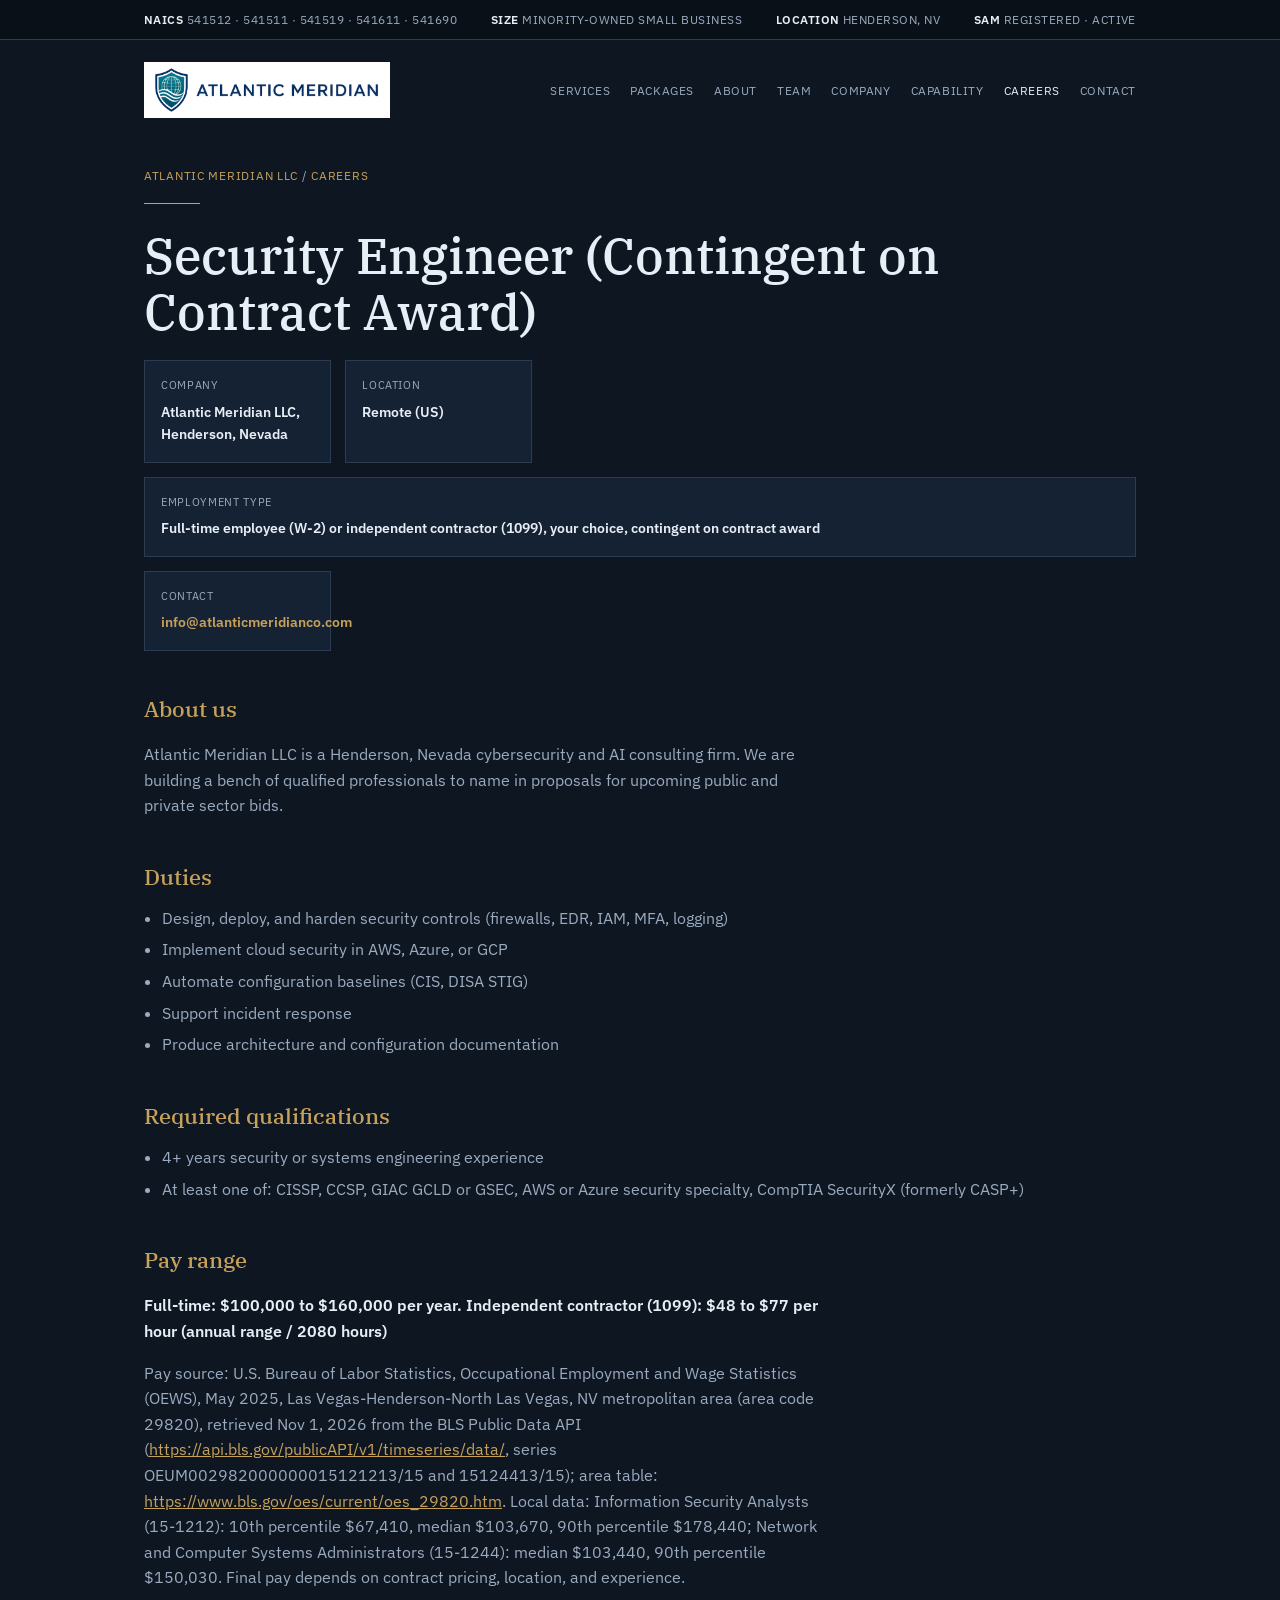
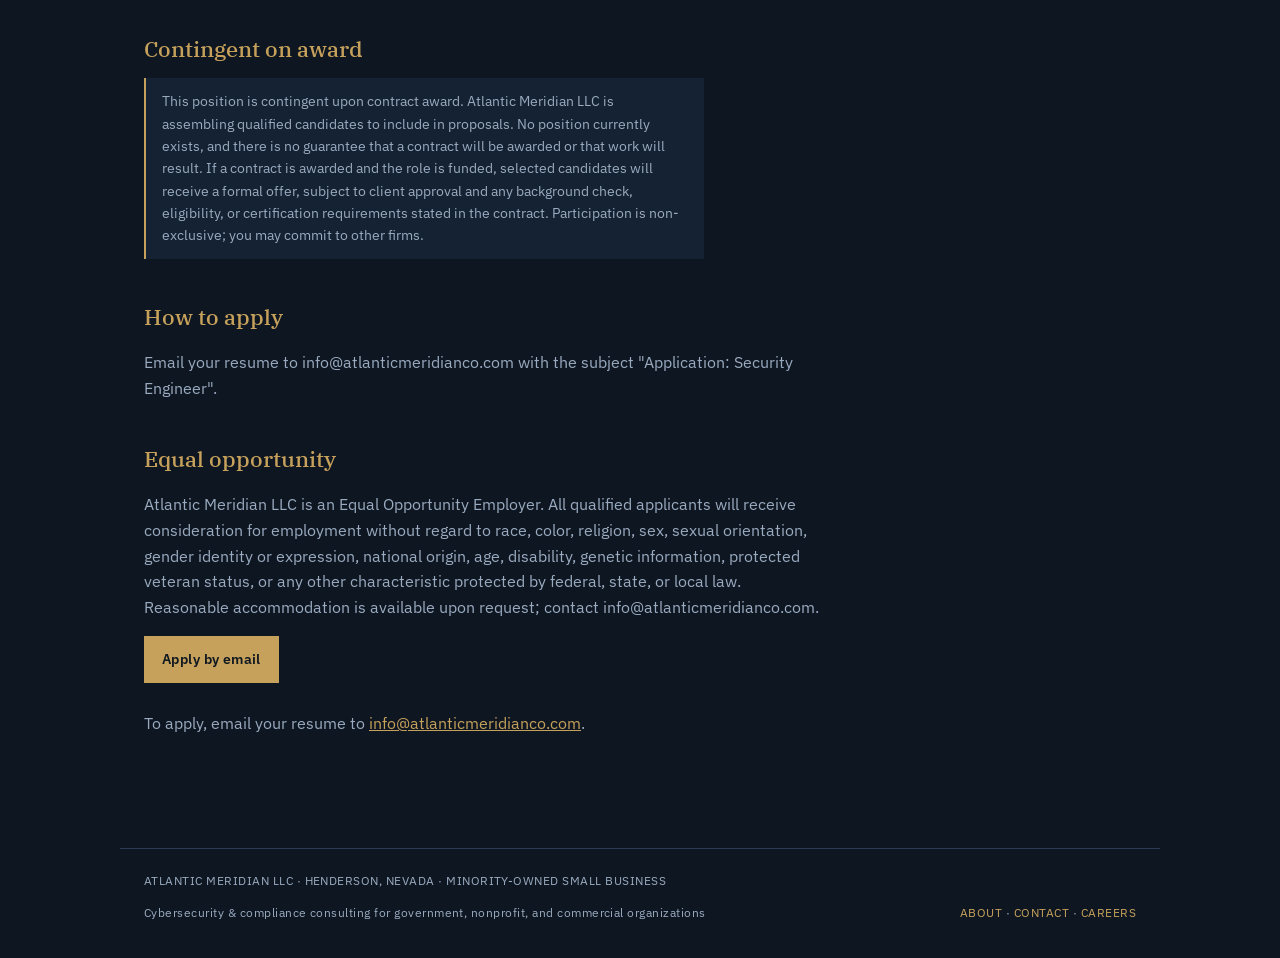
<file: careers/security-engineer.html>
<!DOCTYPE html>
<html lang="en">
<head>
  <meta charset="utf-8" />
  <meta name="viewport" content="width=device-width, initial-scale=1" />
  <title>Security Engineer (Contingent on Contract Award) | Atlantic Meridian Careers</title>
  <meta name="description" content="Security Engineer (Contingent on Contract Award) at Atlantic Meridian LLC. Remote (US). Contingent on contract award." />
  <meta name="theme-color" content="#0e1621" />
  <link rel="icon" href="/favicon.ico" sizes="any" />
  <link rel="icon" type="image/png" sizes="32x32" href="/favicon-32.png" />
  <link rel="apple-touch-icon" href="/apple-touch-icon.png" />
  <meta property="og:title" content="Security Engineer (Contingent on Contract Award) | Atlantic Meridian Careers" />
  <meta property="og:description" content="Security Engineer (Contingent on Contract Award) at Atlantic Meridian LLC. Remote (US). Contingent on contract award." />
  <meta property="og:url" content="https://atlanticmeridianco.com/careers/security-engineer.html" />
  <meta property="og:image" content="https://atlanticmeridianco.com/images/og-image.png" />
  <meta property="og:image:width" content="1200" />
  <meta property="og:image:height" content="630" />
  <meta property="og:type" content="website" />
  <meta name="twitter:card" content="summary_large_image" />
  <meta name="twitter:image" content="https://atlanticmeridianco.com/images/og-image.png" />
  <link rel="canonical" href="https://atlanticmeridianco.com/careers/security-engineer.html" />
  <link rel="preconnect" href="https://fonts.googleapis.com" />
  <link rel="preconnect" href="https://fonts.gstatic.com" crossorigin />
  <link href="https://fonts.googleapis.com/css2?family=IBM+Plex+Sans:wght@400;500;600&family=IBM+Plex+Serif:wght@500;600&display=swap" rel="stylesheet" />
  <style>
    :root {
      --bg: #0e1621;
      --panel: #152233;
      --ink: #e8eef6;
      --muted: #9aabc0;
      --gold: #c6a15b;
      --line: #2a3b52;
    }
    * { box-sizing: border-box; }
    html { scroll-behavior: smooth; }
    body {
      margin: 0;
      font-family: "IBM Plex Sans", system-ui, sans-serif;
      background: var(--bg);
      color: var(--ink);
      line-height: 1.6;
    }
    a { color: var(--gold); }
    .strip {
      background: #0a1018;
      border-bottom: 1px solid var(--line);
      font-size: 12px;
      letter-spacing: 0.04em;
      color: var(--muted);
      text-transform: uppercase;
    }
    .strip-inner, header, main, footer, .band-inner {
      max-width: 1040px;
      margin: 0 auto;
      padding: 10px 24px;
    }
    .strip-inner {
      display: flex;
      flex-wrap: wrap;
      gap: 8px 18px;
      justify-content: space-between;
    }
    .strip strong { color: var(--ink); font-weight: 600; }
    header {
      padding-top: 22px;
      padding-bottom: 0;
      display: flex;
      justify-content: space-between;
      align-items: center;
      gap: 16px;
      flex-wrap: wrap;
    }
    .mark {
      display: inline-flex;
      align-items: center;
      line-height: 0;
      text-decoration: none;
    }
    .mark img {
      height: 56px;
      width: auto;
      display: block;
    }
    nav a {
      color: var(--muted);
      text-decoration: none;
      font-size: 12px;
      margin-left: 16px;
      letter-spacing: 0.05em;
      text-transform: uppercase;
    }
    nav a:hover { color: var(--ink); }
    main { padding: 48px 24px 96px; }
    .rule { height: 1px; background: var(--gold); width: 56px; margin-bottom: 24px; }
    h1 {
      font-family: "IBM Plex Serif", Georgia, serif;
      font-size: clamp(32px, 5vw, 50px);
      font-weight: 500;
      line-height: 1.12;
      margin: 0 0 16px;
      max-width: 18ch;
    }
    .lede {
      color: var(--muted);
      font-size: 17px;
      max-width: 58ch;
      margin: 0 0 28px;
    }
    .actions { display: flex; flex-wrap: wrap; gap: 8px; margin-bottom: 28px; }
    .btn {
      display: inline-block;
      background: var(--gold);
      color: #101820;
      text-decoration: none;
      padding: 12px 18px;
      font-weight: 600;
      font-size: 14px;
      letter-spacing: 0.03em;
    }
    .btn.ghost {
      background: transparent;
      color: var(--ink);
      border: 1px solid var(--line);
    }
    .meta {
      display: flex;
      flex-wrap: wrap;
      gap: 8px;
      margin-top: 8px;
    }
    .meta span, .chip {
      border: 1px solid var(--line);
      background: var(--panel);
      padding: 7px 11px;
      font-size: 12px;
      letter-spacing: 0.03em;
      text-transform: uppercase;
      color: var(--muted);
    }
    section { margin-top: 72px; }
    h2 {
      font-family: "IBM Plex Serif", Georgia, serif;
      font-size: 22px;
      color: var(--gold);
      margin: 0 0 12px;
      font-weight: 500;
    }
    h3 {
      margin: 0 0 8px;
      font-size: 16px;
      font-weight: 600;
      color: var(--ink);
    }
    p { color: var(--muted); max-width: 68ch; }
    .note {
      border-left: 2px solid var(--gold);
      padding: 12px 16px;
      background: var(--panel);
      color: var(--muted);
      font-size: 14px;
      max-width: 70ch;
    }
    .grid {
      display: grid;
      grid-template-columns: repeat(auto-fit, minmax(240px, 1fr));
      gap: 1px;
      background: var(--line);
      border: 1px solid var(--line);
      margin-top: 22px;
    }
    .grid article {
      background: var(--panel);
      padding: 22px;
      color: var(--muted);
      font-size: 14.5px;
    }
    .grid .tag {
      display: block;
      color: var(--gold);
      font-size: 11px;
      letter-spacing: 0.08em;
      text-transform: uppercase;
      margin-bottom: 8px;
    }
    .price {
      display: block;
      margin: 0 0 10px;
      color: var(--gold);
      font-size: 13px;
      font-weight: 600;
      letter-spacing: 0.03em;
    }
    .data {
      display: grid;
      grid-template-columns: repeat(auto-fit, minmax(180px, 1fr));
      gap: 14px;
      margin-top: 20px;
    }
    .data div {
      border: 1px solid var(--line);
      background: var(--panel);
      padding: 16px;
    }
    .data dt {
      display: block;
      font-size: 11px;
      letter-spacing: 0.06em;
      text-transform: uppercase;
      color: var(--muted);
      margin-bottom: 6px;
    }
    .data dd {
      margin: 0;
      color: var(--ink);
      font-weight: 600;
      font-size: 14px;
    }
    ul.clean {
      margin: 12px 0 0;
      padding-left: 18px;
      color: var(--muted);
    }
    ul.clean li { margin-bottom: 6px; }
    address { font-style: normal; color: var(--ink); line-height: 1.85; }
    address a { text-decoration: none; }
    footer {
      border-top: 1px solid var(--line);
      color: var(--muted);
      font-size: 12px;
      letter-spacing: 0.04em;
      display: flex;
      justify-content: space-between;
      gap: 12px;
      flex-wrap: wrap;
      padding: 22px 24px 36px;
      max-width: 1040px;
      margin: 0 auto;
    }
    footer a { color: var(--gold); text-decoration: none; text-transform: uppercase; }
    @media (max-width: 560px) {
      nav a { margin-left: 10px; }
      h1 { max-width: none; }
      .mark img { height: 44px; }
    }

    nav a[aria-current="page"] { color: var(--ink); }
    .crumb {
      color: var(--muted);
      font-size: 12px;
      letter-spacing: 0.06em;
      text-transform: uppercase;
      margin: 0 0 18px;
    }
    .crumb a { text-decoration: none; }
    .roles {
      list-style: none;
      margin: 8px 0 0;
      padding: 0;
      display: grid;
      gap: 1px;
      background: var(--line);
      border: 1px solid var(--line);
    }
    .roles a {
      display: block;
      background: var(--panel);
      color: var(--ink);
      text-decoration: none;
      padding: 18px 22px;
      font-weight: 600;
    }
    .roles a:hover { color: var(--gold); }
    .job h1 { max-width: none; }
    .job section { margin-top: 40px; }
    .data .wide { grid-column: 1 / -1; }
    .data a { text-decoration: none; }
    .payline { color: var(--ink); font-weight: 600; }

  </style>
  <script type="application/ld+json">
{
  "@context": "https://schema.org/",
  "@type": "JobPosting",
  "title": "Security Engineer (Contingent on Contract Award)",
  "description": "<p>About us<br>Atlantic Meridian LLC is a Henderson, Nevada cybersecurity and AI consulting firm. We are building a bench of qualified professionals to name in proposals for upcoming public and private sector bids.<br>## Duties<br>- Design, deploy, and harden security controls (firewalls, EDR, IAM, MFA, logging)<br>- Implement cloud security in AWS, Azure, or GCP<br>- Automate configuration baselines (CIS, DISA STIG)<br>- Support incident response<br>- Produce architecture and configuration documentation<br>## Required qualifications<br>- 4+ years security or systems engineering experience<br>- At least one of: CISSP, CCSP, GIAC GCLD or GSEC, AWS or Azure security specialty, CompTIA SecurityX (formerly CASP+)<br>## Pay range<br>Full-time: $100,000 to $160,000 per year. Independent contractor (1099): $48 to $77 per hour (annual range / 2080 hours)<br>Pay source: U.S. Bureau of Labor Statistics, Occupational Employment and Wage Statistics (OEWS), May 2025, Las Vegas-Henderson-North Las Vegas, NV metropolitan area (area code 29820), retrieved Nov 1, 2026 from the BLS Public Data API (https://api.bls.gov/publicAPI/v1/timeseries/data/, series OEUM002982000000015121213/15 and 15124413/15); area table: https://www.bls.gov/oes/current/oes_29820.htm. Local data: Information Security Analysts (15-1212): 10th percentile $67,410, median $103,670, 90th percentile $178,440; Network and Computer Systems Administrators (15-1244): median $103,440, 90th percentile $150,030. Final pay depends on contract pricing, location, and experience.<br>## Contingent on award<br>This position is contingent upon contract award. Atlantic Meridian LLC is assembling qualified candidates to include in proposals. No position currently exists, and there is no guarantee that a contract will be awarded or that work will result. If a contract is awarded and the role is funded, selected candidates will receive a formal offer, subject to client approval and any background check, eligibility, or certification requirements stated in the contract. Participation is non-exclusive; you may commit to other firms.<br>## How to apply<br>Email your resume to info@atlanticmeridianco.com with the subject \"Application: Security Engineer\".<br>## Equal opportunity<br>Atlantic Meridian LLC is an Equal Opportunity Employer. All qualified applicants will receive consideration for employment without regard to race, color, religion, sex, sexual orientation, gender identity or expression, national origin, age, disability, genetic information, protected veteran status, or any other characteristic protected by federal, state, or local law. Reasonable accommodation is available upon request; contact info@atlanticmeridianco.com.</p>",
  "datePosted": "2026-11-02",
  "validThrough": "2026-12-31T23:59:00-08:00",
  "employmentType": [
    "FULL_TIME",
    "CONTRACTOR"
  ],
  "hiringOrganization": {
    "@type": "Organization",
    "name": "Atlantic Meridian LLC",
    "sameAs": "https://atlanticmeridianco.com"
  },
  "jobLocation": {
    "@type": "Place",
    "address": {
      "@type": "PostalAddress",
      "streetAddress": "1887 Whitney Mesa Dr #3978",
      "addressLocality": "Henderson",
      "addressRegion": "NV",
      "postalCode": "89014",
      "addressCountry": "US"
    }
  },
  "baseSalary": {
    "@type": "MonetaryAmount",
    "currency": "USD",
    "value": {
      "@type": "QuantitativeValue",
      "minValue": 100000,
      "maxValue": 160000,
      "unitText": "YEAR"
    }
  },
  "directApply": false,
  "jobLocationType": "TELECOMMUTE",
  "applicantLocationRequirements": {
    "@type": "Country",
    "name": "USA"
  },
  "url": "https://atlanticmeridianco.com/careers/security-engineer.html"
}
  </script>
</head>
<body>
  <div class="strip">
    <div class="strip-inner">
      <span><strong>NAICS</strong> 541512 · 541511 · 541519 · 541611 · 541690</span>
      <span><strong>Size</strong> Minority-owned small business</span>
      <span><strong>Location</strong> Henderson, NV</span>
      <span><strong>SAM</strong> Registered · Active</span>
    </div>
  </div>

  <header>
    <a class="mark" href="/"><img src="/images/logo-header.png" width="807" height="184" alt="Atlantic Meridian" /></a>
    <nav>
      <a href="/#services">Services</a>
      <a href="/#packages">Packages</a>
      <a href="/about/">About</a>
      <a href="/#leadership">Team</a>
      <a href="/#company">Company</a>
      <a href="/#capability">Capability</a>
      <a href="/careers/" aria-current="page">Careers</a>
      <a href="/contact/">Contact</a>
    </nav>
  </header>

  <main class="job">
    <p class="crumb"><a href="/">Atlantic Meridian LLC</a> / <a href="/careers/">Careers</a></p>
    <div class="rule"></div>
    <h1>Security Engineer (Contingent on Contract Award)</h1>
    <div class="data">
      <div><dt>Company</dt><dd>Atlantic Meridian LLC, Henderson, Nevada</dd></div>
      <div><dt>Location</dt><dd>Remote (US)</dd></div>
      <div class="wide"><dt>Employment type</dt><dd>Full-time employee (W-2) or independent contractor (1099), your choice, contingent on contract award</dd></div>
      <div><dt>Contact</dt><dd><a href="mailto:info@atlanticmeridianco.com">info@atlanticmeridianco.com</a></dd></div>
    </div>
    <section>
      <h2>About us</h2>
      <p>Atlantic Meridian LLC is a Henderson, Nevada cybersecurity and AI consulting firm. We are building a bench of qualified professionals to name in proposals for upcoming public and private sector bids.</p>
    </section>
    <section>
      <h2>Duties</h2>
      <ul class="clean">
        <li>Design, deploy, and harden security controls (firewalls, EDR, IAM, MFA, logging)</li>
        <li>Implement cloud security in AWS, Azure, or GCP</li>
        <li>Automate configuration baselines (CIS, DISA STIG)</li>
        <li>Support incident response</li>
        <li>Produce architecture and configuration documentation</li>
      </ul>
    </section>
    <section>
      <h2>Required qualifications</h2>
      <ul class="clean">
        <li>4+ years security or systems engineering experience</li>
        <li>At least one of: CISSP, CCSP, GIAC GCLD or GSEC, AWS or Azure security specialty, CompTIA SecurityX (formerly CASP+)</li>
      </ul>
    </section>
    <section>
      <h2>Pay range</h2>
      <p class="payline">Full-time: $100,000 to $160,000 per year. Independent contractor (1099): $48 to $77 per hour (annual range / 2080 hours)</p>
      <p>Pay source: U.S. Bureau of Labor Statistics, Occupational Employment and Wage Statistics (OEWS), May 2025, Las Vegas-Henderson-North Las Vegas, NV metropolitan area (area code 29820), retrieved Nov 1, 2026 from the BLS Public Data API (<a href="https://api.bls.gov/publicAPI/v1/timeseries/data/">https://api.bls.gov/publicAPI/v1/timeseries/data/</a>, series OEUM002982000000015121213/15 and 15124413/15); area table: <a href="https://www.bls.gov/oes/current/oes_29820.htm">https://www.bls.gov/oes/current/oes_29820.htm</a>. Local data: Information Security Analysts (15-1212): 10th percentile $67,410, median $103,670, 90th percentile $178,440; Network and Computer Systems Administrators (15-1244): median $103,440, 90th percentile $150,030. Final pay depends on contract pricing, location, and experience.</p>
    </section>
    <section>
      <h2>Contingent on award</h2>
      <div class="note">This position is contingent upon contract award. Atlantic Meridian LLC is assembling qualified candidates to include in proposals. No position currently exists, and there is no guarantee that a contract will be awarded or that work will result. If a contract is awarded and the role is funded, selected candidates will receive a formal offer, subject to client approval and any background check, eligibility, or certification requirements stated in the contract. Participation is non-exclusive; you may commit to other firms.</div>
    </section>
    <section>
      <h2>How to apply</h2>
      <p>Email your resume to info@atlanticmeridianco.com with the subject &quot;Application: Security Engineer&quot;.</p>
    </section>
    <section>
      <h2>Equal opportunity</h2>
      <p>Atlantic Meridian LLC is an Equal Opportunity Employer. All qualified applicants will receive consideration for employment without regard to race, color, religion, sex, sexual orientation, gender identity or expression, national origin, age, disability, genetic information, protected veteran status, or any other characteristic protected by federal, state, or local law. Reasonable accommodation is available upon request; contact info@atlanticmeridianco.com.</p>
    </section>
    <div class="actions">
      <a class="btn" href="mailto:info@atlanticmeridianco.com?subject=Application%3A%20Security%20Engineer">Apply by email</a>
    </div>
    <p>To apply, email your resume to <a href="mailto:info@atlanticmeridianco.com?subject=Application%3A%20Security%20Engineer">info@atlanticmeridianco.com</a>.</p>
  </main>
  <footer>
    <span>ATLANTIC MERIDIAN LLC · HENDERSON, NEVADA · MINORITY-OWNED SMALL BUSINESS</span>
    <span>Cybersecurity &amp; compliance consulting for government, nonprofit, and commercial organizations</span>
    <span><a href="/about/">About</a> · <a href="/contact/">Contact</a> · <a href="/careers/">Careers</a></span>
  </footer>

</body>
</html>
</file>
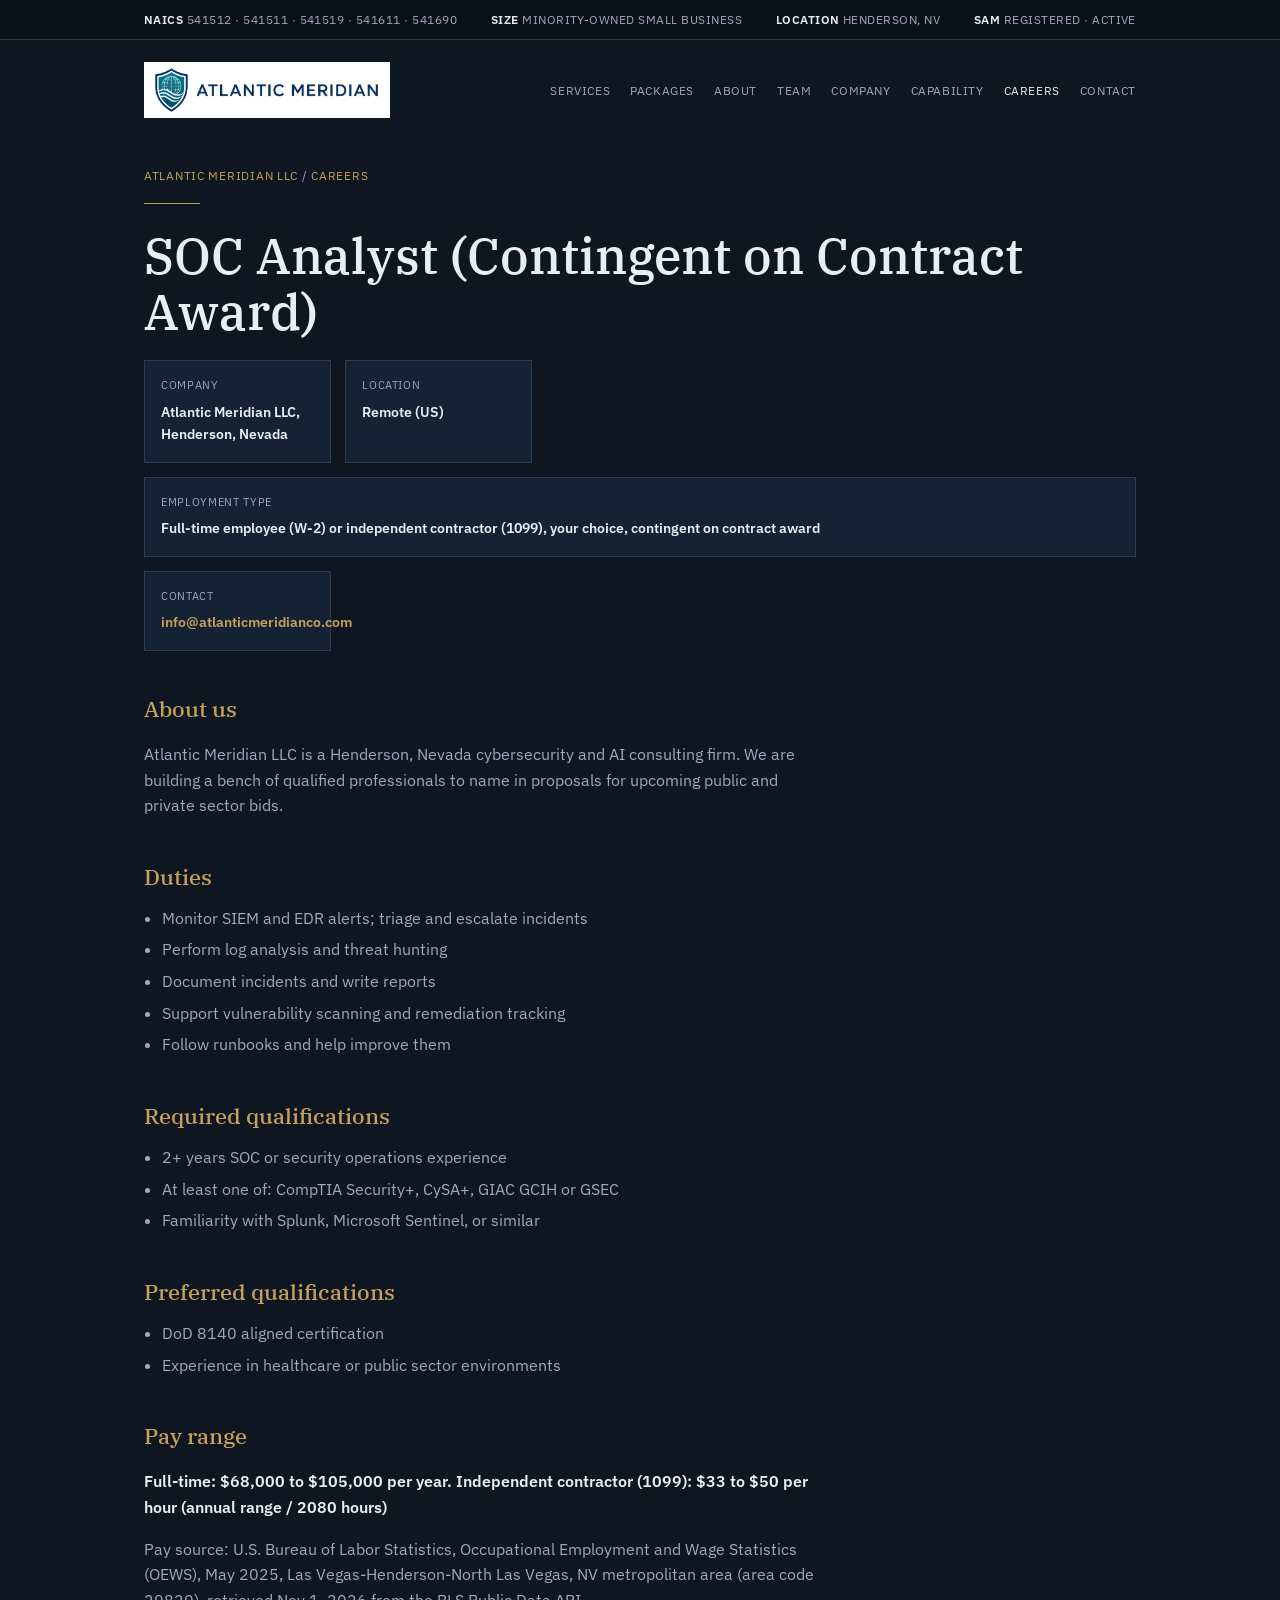
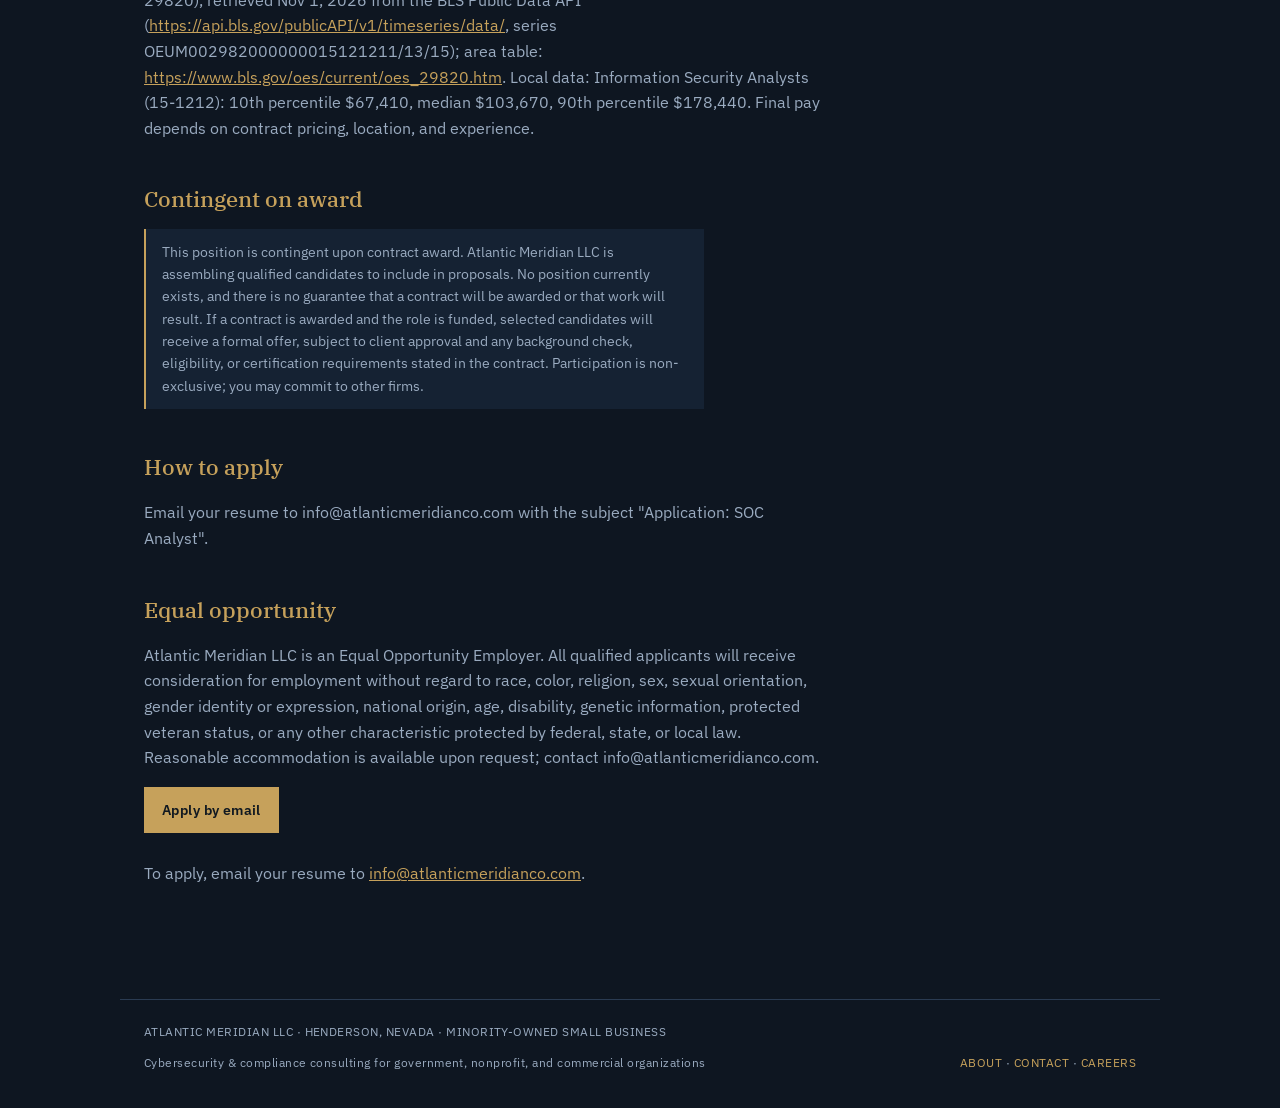
<file: careers/soc-cyber-analyst.html>
<!DOCTYPE html>
<html lang="en">
<head>
  <meta charset="utf-8" />
  <meta name="viewport" content="width=device-width, initial-scale=1" />
  <title>SOC Analyst (Contingent on Contract Award) | Atlantic Meridian Careers</title>
  <meta name="description" content="SOC Analyst (Contingent on Contract Award) at Atlantic Meridian LLC. Remote (US). Contingent on contract award." />
  <meta name="theme-color" content="#0e1621" />
  <link rel="icon" href="/favicon.ico" sizes="any" />
  <link rel="icon" type="image/png" sizes="32x32" href="/favicon-32.png" />
  <link rel="apple-touch-icon" href="/apple-touch-icon.png" />
  <meta property="og:title" content="SOC Analyst (Contingent on Contract Award) | Atlantic Meridian Careers" />
  <meta property="og:description" content="SOC Analyst (Contingent on Contract Award) at Atlantic Meridian LLC. Remote (US). Contingent on contract award." />
  <meta property="og:url" content="https://atlanticmeridianco.com/careers/soc-cyber-analyst.html" />
  <meta property="og:image" content="https://atlanticmeridianco.com/images/og-image.png" />
  <meta property="og:image:width" content="1200" />
  <meta property="og:image:height" content="630" />
  <meta property="og:type" content="website" />
  <meta name="twitter:card" content="summary_large_image" />
  <meta name="twitter:image" content="https://atlanticmeridianco.com/images/og-image.png" />
  <link rel="canonical" href="https://atlanticmeridianco.com/careers/soc-cyber-analyst.html" />
  <link rel="preconnect" href="https://fonts.googleapis.com" />
  <link rel="preconnect" href="https://fonts.gstatic.com" crossorigin />
  <link href="https://fonts.googleapis.com/css2?family=IBM+Plex+Sans:wght@400;500;600&family=IBM+Plex+Serif:wght@500;600&display=swap" rel="stylesheet" />
  <style>
    :root {
      --bg: #0e1621;
      --panel: #152233;
      --ink: #e8eef6;
      --muted: #9aabc0;
      --gold: #c6a15b;
      --line: #2a3b52;
    }
    * { box-sizing: border-box; }
    html { scroll-behavior: smooth; }
    body {
      margin: 0;
      font-family: "IBM Plex Sans", system-ui, sans-serif;
      background: var(--bg);
      color: var(--ink);
      line-height: 1.6;
    }
    a { color: var(--gold); }
    .strip {
      background: #0a1018;
      border-bottom: 1px solid var(--line);
      font-size: 12px;
      letter-spacing: 0.04em;
      color: var(--muted);
      text-transform: uppercase;
    }
    .strip-inner, header, main, footer, .band-inner {
      max-width: 1040px;
      margin: 0 auto;
      padding: 10px 24px;
    }
    .strip-inner {
      display: flex;
      flex-wrap: wrap;
      gap: 8px 18px;
      justify-content: space-between;
    }
    .strip strong { color: var(--ink); font-weight: 600; }
    header {
      padding-top: 22px;
      padding-bottom: 0;
      display: flex;
      justify-content: space-between;
      align-items: center;
      gap: 16px;
      flex-wrap: wrap;
    }
    .mark {
      display: inline-flex;
      align-items: center;
      line-height: 0;
      text-decoration: none;
    }
    .mark img {
      height: 56px;
      width: auto;
      display: block;
    }
    nav a {
      color: var(--muted);
      text-decoration: none;
      font-size: 12px;
      margin-left: 16px;
      letter-spacing: 0.05em;
      text-transform: uppercase;
    }
    nav a:hover { color: var(--ink); }
    main { padding: 48px 24px 96px; }
    .rule { height: 1px; background: var(--gold); width: 56px; margin-bottom: 24px; }
    h1 {
      font-family: "IBM Plex Serif", Georgia, serif;
      font-size: clamp(32px, 5vw, 50px);
      font-weight: 500;
      line-height: 1.12;
      margin: 0 0 16px;
      max-width: 18ch;
    }
    .lede {
      color: var(--muted);
      font-size: 17px;
      max-width: 58ch;
      margin: 0 0 28px;
    }
    .actions { display: flex; flex-wrap: wrap; gap: 8px; margin-bottom: 28px; }
    .btn {
      display: inline-block;
      background: var(--gold);
      color: #101820;
      text-decoration: none;
      padding: 12px 18px;
      font-weight: 600;
      font-size: 14px;
      letter-spacing: 0.03em;
    }
    .btn.ghost {
      background: transparent;
      color: var(--ink);
      border: 1px solid var(--line);
    }
    .meta {
      display: flex;
      flex-wrap: wrap;
      gap: 8px;
      margin-top: 8px;
    }
    .meta span, .chip {
      border: 1px solid var(--line);
      background: var(--panel);
      padding: 7px 11px;
      font-size: 12px;
      letter-spacing: 0.03em;
      text-transform: uppercase;
      color: var(--muted);
    }
    section { margin-top: 72px; }
    h2 {
      font-family: "IBM Plex Serif", Georgia, serif;
      font-size: 22px;
      color: var(--gold);
      margin: 0 0 12px;
      font-weight: 500;
    }
    h3 {
      margin: 0 0 8px;
      font-size: 16px;
      font-weight: 600;
      color: var(--ink);
    }
    p { color: var(--muted); max-width: 68ch; }
    .note {
      border-left: 2px solid var(--gold);
      padding: 12px 16px;
      background: var(--panel);
      color: var(--muted);
      font-size: 14px;
      max-width: 70ch;
    }
    .grid {
      display: grid;
      grid-template-columns: repeat(auto-fit, minmax(240px, 1fr));
      gap: 1px;
      background: var(--line);
      border: 1px solid var(--line);
      margin-top: 22px;
    }
    .grid article {
      background: var(--panel);
      padding: 22px;
      color: var(--muted);
      font-size: 14.5px;
    }
    .grid .tag {
      display: block;
      color: var(--gold);
      font-size: 11px;
      letter-spacing: 0.08em;
      text-transform: uppercase;
      margin-bottom: 8px;
    }
    .price {
      display: block;
      margin: 0 0 10px;
      color: var(--gold);
      font-size: 13px;
      font-weight: 600;
      letter-spacing: 0.03em;
    }
    .data {
      display: grid;
      grid-template-columns: repeat(auto-fit, minmax(180px, 1fr));
      gap: 14px;
      margin-top: 20px;
    }
    .data div {
      border: 1px solid var(--line);
      background: var(--panel);
      padding: 16px;
    }
    .data dt {
      display: block;
      font-size: 11px;
      letter-spacing: 0.06em;
      text-transform: uppercase;
      color: var(--muted);
      margin-bottom: 6px;
    }
    .data dd {
      margin: 0;
      color: var(--ink);
      font-weight: 600;
      font-size: 14px;
    }
    ul.clean {
      margin: 12px 0 0;
      padding-left: 18px;
      color: var(--muted);
    }
    ul.clean li { margin-bottom: 6px; }
    address { font-style: normal; color: var(--ink); line-height: 1.85; }
    address a { text-decoration: none; }
    footer {
      border-top: 1px solid var(--line);
      color: var(--muted);
      font-size: 12px;
      letter-spacing: 0.04em;
      display: flex;
      justify-content: space-between;
      gap: 12px;
      flex-wrap: wrap;
      padding: 22px 24px 36px;
      max-width: 1040px;
      margin: 0 auto;
    }
    footer a { color: var(--gold); text-decoration: none; text-transform: uppercase; }
    @media (max-width: 560px) {
      nav a { margin-left: 10px; }
      h1 { max-width: none; }
      .mark img { height: 44px; }
    }

    nav a[aria-current="page"] { color: var(--ink); }
    .crumb {
      color: var(--muted);
      font-size: 12px;
      letter-spacing: 0.06em;
      text-transform: uppercase;
      margin: 0 0 18px;
    }
    .crumb a { text-decoration: none; }
    .roles {
      list-style: none;
      margin: 8px 0 0;
      padding: 0;
      display: grid;
      gap: 1px;
      background: var(--line);
      border: 1px solid var(--line);
    }
    .roles a {
      display: block;
      background: var(--panel);
      color: var(--ink);
      text-decoration: none;
      padding: 18px 22px;
      font-weight: 600;
    }
    .roles a:hover { color: var(--gold); }
    .job h1 { max-width: none; }
    .job section { margin-top: 40px; }
    .data .wide { grid-column: 1 / -1; }
    .data a { text-decoration: none; }
    .payline { color: var(--ink); font-weight: 600; }

  </style>
  <script type="application/ld+json">
{
  "@context": "https://schema.org/",
  "@type": "JobPosting",
  "title": "SOC Analyst (Contingent on Contract Award)",
  "description": "<p>About us<br>Atlantic Meridian LLC is a Henderson, Nevada cybersecurity and AI consulting firm. We are building a bench of qualified professionals to name in proposals for upcoming public and private sector bids.<br>## Duties<br>- Monitor SIEM and EDR alerts; triage and escalate incidents<br>- Perform log analysis and threat hunting<br>- Document incidents and write reports<br>- Support vulnerability scanning and remediation tracking<br>- Follow runbooks and help improve them<br>## Required qualifications<br>- 2+ years SOC or security operations experience<br>- At least one of: CompTIA Security+, CySA+, GIAC GCIH or GSEC<br>- Familiarity with Splunk, Microsoft Sentinel, or similar<br>## Preferred qualifications<br>- DoD 8140 aligned certification<br>- Experience in healthcare or public sector environments<br>## Pay range<br>Full-time: $68,000 to $105,000 per year. Independent contractor (1099): $33 to $50 per hour (annual range / 2080 hours)<br>Pay source: U.S. Bureau of Labor Statistics, Occupational Employment and Wage Statistics (OEWS), May 2025, Las Vegas-Henderson-North Las Vegas, NV metropolitan area (area code 29820), retrieved Nov 1, 2026 from the BLS Public Data API (https://api.bls.gov/publicAPI/v1/timeseries/data/, series OEUM002982000000015121211/13/15); area table: https://www.bls.gov/oes/current/oes_29820.htm. Local data: Information Security Analysts (15-1212): 10th percentile $67,410, median $103,670, 90th percentile $178,440. Final pay depends on contract pricing, location, and experience.<br>## Contingent on award<br>This position is contingent upon contract award. Atlantic Meridian LLC is assembling qualified candidates to include in proposals. No position currently exists, and there is no guarantee that a contract will be awarded or that work will result. If a contract is awarded and the role is funded, selected candidates will receive a formal offer, subject to client approval and any background check, eligibility, or certification requirements stated in the contract. Participation is non-exclusive; you may commit to other firms.<br>## How to apply<br>Email your resume to info@atlanticmeridianco.com with the subject \"Application: SOC Analyst\".<br>## Equal opportunity<br>Atlantic Meridian LLC is an Equal Opportunity Employer. All qualified applicants will receive consideration for employment without regard to race, color, religion, sex, sexual orientation, gender identity or expression, national origin, age, disability, genetic information, protected veteran status, or any other characteristic protected by federal, state, or local law. Reasonable accommodation is available upon request; contact info@atlanticmeridianco.com.</p>",
  "datePosted": "2026-11-02",
  "validThrough": "2026-12-31T23:59:00-08:00",
  "employmentType": [
    "FULL_TIME",
    "CONTRACTOR"
  ],
  "hiringOrganization": {
    "@type": "Organization",
    "name": "Atlantic Meridian LLC",
    "sameAs": "https://atlanticmeridianco.com"
  },
  "jobLocation": {
    "@type": "Place",
    "address": {
      "@type": "PostalAddress",
      "streetAddress": "1887 Whitney Mesa Dr #3978",
      "addressLocality": "Henderson",
      "addressRegion": "NV",
      "postalCode": "89014",
      "addressCountry": "US"
    }
  },
  "baseSalary": {
    "@type": "MonetaryAmount",
    "currency": "USD",
    "value": {
      "@type": "QuantitativeValue",
      "minValue": 68000,
      "maxValue": 105000,
      "unitText": "YEAR"
    }
  },
  "directApply": false,
  "jobLocationType": "TELECOMMUTE",
  "applicantLocationRequirements": {
    "@type": "Country",
    "name": "USA"
  },
  "url": "https://atlanticmeridianco.com/careers/soc-cyber-analyst.html"
}
  </script>
</head>
<body>
  <div class="strip">
    <div class="strip-inner">
      <span><strong>NAICS</strong> 541512 · 541511 · 541519 · 541611 · 541690</span>
      <span><strong>Size</strong> Minority-owned small business</span>
      <span><strong>Location</strong> Henderson, NV</span>
      <span><strong>SAM</strong> Registered · Active</span>
    </div>
  </div>

  <header>
    <a class="mark" href="/"><img src="/images/logo-header.png" width="807" height="184" alt="Atlantic Meridian" /></a>
    <nav>
      <a href="/#services">Services</a>
      <a href="/#packages">Packages</a>
      <a href="/about/">About</a>
      <a href="/#leadership">Team</a>
      <a href="/#company">Company</a>
      <a href="/#capability">Capability</a>
      <a href="/careers/" aria-current="page">Careers</a>
      <a href="/contact/">Contact</a>
    </nav>
  </header>

  <main class="job">
    <p class="crumb"><a href="/">Atlantic Meridian LLC</a> / <a href="/careers/">Careers</a></p>
    <div class="rule"></div>
    <h1>SOC Analyst (Contingent on Contract Award)</h1>
    <div class="data">
      <div><dt>Company</dt><dd>Atlantic Meridian LLC, Henderson, Nevada</dd></div>
      <div><dt>Location</dt><dd>Remote (US)</dd></div>
      <div class="wide"><dt>Employment type</dt><dd>Full-time employee (W-2) or independent contractor (1099), your choice, contingent on contract award</dd></div>
      <div><dt>Contact</dt><dd><a href="mailto:info@atlanticmeridianco.com">info@atlanticmeridianco.com</a></dd></div>
    </div>
    <section>
      <h2>About us</h2>
      <p>Atlantic Meridian LLC is a Henderson, Nevada cybersecurity and AI consulting firm. We are building a bench of qualified professionals to name in proposals for upcoming public and private sector bids.</p>
    </section>
    <section>
      <h2>Duties</h2>
      <ul class="clean">
        <li>Monitor SIEM and EDR alerts; triage and escalate incidents</li>
        <li>Perform log analysis and threat hunting</li>
        <li>Document incidents and write reports</li>
        <li>Support vulnerability scanning and remediation tracking</li>
        <li>Follow runbooks and help improve them</li>
      </ul>
    </section>
    <section>
      <h2>Required qualifications</h2>
      <ul class="clean">
        <li>2+ years SOC or security operations experience</li>
        <li>At least one of: CompTIA Security+, CySA+, GIAC GCIH or GSEC</li>
        <li>Familiarity with Splunk, Microsoft Sentinel, or similar</li>
      </ul>
    </section>
    <section>
      <h2>Preferred qualifications</h2>
      <ul class="clean">
        <li>DoD 8140 aligned certification</li>
        <li>Experience in healthcare or public sector environments</li>
      </ul>
    </section>
    <section>
      <h2>Pay range</h2>
      <p class="payline">Full-time: $68,000 to $105,000 per year. Independent contractor (1099): $33 to $50 per hour (annual range / 2080 hours)</p>
      <p>Pay source: U.S. Bureau of Labor Statistics, Occupational Employment and Wage Statistics (OEWS), May 2025, Las Vegas-Henderson-North Las Vegas, NV metropolitan area (area code 29820), retrieved Nov 1, 2026 from the BLS Public Data API (<a href="https://api.bls.gov/publicAPI/v1/timeseries/data/">https://api.bls.gov/publicAPI/v1/timeseries/data/</a>, series OEUM002982000000015121211/13/15); area table: <a href="https://www.bls.gov/oes/current/oes_29820.htm">https://www.bls.gov/oes/current/oes_29820.htm</a>. Local data: Information Security Analysts (15-1212): 10th percentile $67,410, median $103,670, 90th percentile $178,440. Final pay depends on contract pricing, location, and experience.</p>
    </section>
    <section>
      <h2>Contingent on award</h2>
      <div class="note">This position is contingent upon contract award. Atlantic Meridian LLC is assembling qualified candidates to include in proposals. No position currently exists, and there is no guarantee that a contract will be awarded or that work will result. If a contract is awarded and the role is funded, selected candidates will receive a formal offer, subject to client approval and any background check, eligibility, or certification requirements stated in the contract. Participation is non-exclusive; you may commit to other firms.</div>
    </section>
    <section>
      <h2>How to apply</h2>
      <p>Email your resume to info@atlanticmeridianco.com with the subject &quot;Application: SOC Analyst&quot;.</p>
    </section>
    <section>
      <h2>Equal opportunity</h2>
      <p>Atlantic Meridian LLC is an Equal Opportunity Employer. All qualified applicants will receive consideration for employment without regard to race, color, religion, sex, sexual orientation, gender identity or expression, national origin, age, disability, genetic information, protected veteran status, or any other characteristic protected by federal, state, or local law. Reasonable accommodation is available upon request; contact info@atlanticmeridianco.com.</p>
    </section>
    <div class="actions">
      <a class="btn" href="mailto:info@atlanticmeridianco.com?subject=Application%3A%20SOC%20Analyst">Apply by email</a>
    </div>
    <p>To apply, email your resume to <a href="mailto:info@atlanticmeridianco.com?subject=Application%3A%20SOC%20Analyst">info@atlanticmeridianco.com</a>.</p>
  </main>
  <footer>
    <span>ATLANTIC MERIDIAN LLC · HENDERSON, NEVADA · MINORITY-OWNED SMALL BUSINESS</span>
    <span>Cybersecurity &amp; compliance consulting for government, nonprofit, and commercial organizations</span>
    <span><a href="/about/">About</a> · <a href="/contact/">Contact</a> · <a href="/careers/">Careers</a></span>
  </footer>

</body>
</html>
</file>
<file: interview/styles.css>
:root {
  --gold: #c6a15b; --gold-d: #a9853f; --navy: #101820; --head: #003267; --teal: #0d6e82;
  --bg: #f4f6f9; --card: #ffffff; --line: #e3e8ef; --muted: #5d6b7a; --ok: #1f8a5b; --warn: #b4472f;
  --radius: 14px;
  font-family: "IBM Plex Sans", -apple-system, "Segoe UI", Roboto, Arial, sans-serif;
}
* { box-sizing: border-box; }
[hidden] { display: none !important; }
html, body { margin: 0; background: var(--bg); color: var(--navy); }
body { min-height: 100vh; display: flex; flex-direction: column; }
h1, h2 { font-family: "IBM Plex Serif", Georgia, "Times New Roman", serif; color: var(--head); }
h1 { font-size: 28px; line-height: 1.2; margin: 6px 0 14px; }
h2 { font-size: 18px; margin: 26px 0 10px; }
p { line-height: 1.6; }
a { color: var(--head); }
.top { background: #fff; border-bottom: 3px solid var(--gold); }
.top-inner { max-width: 960px; margin: 0 auto; padding: 14px 22px; display: flex; align-items: center; justify-content: space-between; gap: 12px; }
.logo { height: 44px; width: auto; display: block; }
.top-tag { font-size: 12px; letter-spacing: .12em; text-transform: uppercase; color: var(--muted); }
main { flex: 1; width: 100%; max-width: 760px; margin: 0 auto; padding: 32px 18px 48px; }
.screen { display: none; }
.screen[data-active] { display: block; animation: fade .25s ease; }
@keyframes fade { from { opacity: 0; transform: translateY(4px); } to { opacity: 1; transform: none; } }
.card { background: var(--card); border: 1px solid var(--line); border-radius: var(--radius); padding: 34px 38px; box-shadow: 0 10px 30px rgba(16, 24, 32, .06); }
.card.wide { max-width: none; }
main:has(#s-question[data-active]) { max-width: 1000px; }
.eyebrow { font-size: 12px; letter-spacing: .14em; text-transform: uppercase; color: var(--teal); font-weight: 600; margin: 0; }
.lead { font-size: 17px; }
.muted { color: var(--muted); } .small { font-size: 13px; } .center { text-align: center; }
.facts { display: grid; grid-template-columns: repeat(4, 1fr); gap: 12px; margin: 22px 0 8px; }
.facts div { border: 1px solid var(--line); border-top: 3px solid var(--gold); border-radius: 10px; padding: 12px 14px; background: #fbfcfd; }
.facts strong { display: block; font-size: 20px; color: var(--head); font-family: "IBM Plex Serif", Georgia, serif; }
.facts span { font-size: 12px; color: var(--muted); }
.rules, .checklist { padding-left: 22px; } .rules li, .checklist li { margin: 0 0 8px; line-height: 1.55; }
.resume-note { margin: 18px 0 0; padding: 14px 16px; border-left: 4px solid var(--gold); background: #fbf6ec; border-radius: 6px; line-height: 1.55; }
.resume-note strong { display: block; margin-bottom: 4px; }
.actions { margin-top: 26px; display: flex; justify-content: center; gap: 12px; }
.btn { font: inherit; font-weight: 600; border-radius: 999px; padding: 13px 26px; cursor: pointer; border: 2px solid transparent; transition: .15s; }
.btn-primary { background: var(--head); color: #fff; border-color: var(--head); }
.btn-primary:hover:not(:disabled) { background: #00244b; }
.btn-primary:disabled { opacity: .45; cursor: not-allowed; }
.btn-ghost { background: #fff; color: var(--head); border-color: var(--gold); }
.btn-ghost:hover { background: #fbf6ec; }
.check-grid { display: grid; grid-template-columns: 1.2fr 1fr; gap: 22px; margin-top: 18px; align-items: start; }
.preview-wrap { position: relative; aspect-ratio: 4 / 3; background: #0e1621; border-radius: 12px; overflow: hidden; border: 2px solid var(--gold); }
.preview-wrap video { width: 100%; height: 100%; object-fit: cover; display: block; }
.mirror { transform: scaleX(-1); }
.preview-empty { position: absolute; inset: 0; display: grid; place-items: center; color: #9aabc0; font-size: 14px; }
.check-list { display: flex; flex-direction: column; gap: 12px; }
.check-row { display: grid; grid-template-columns: 18px 1fr; gap: 10px; align-items: start; padding: 10px 12px; border: 1px solid var(--line); border-radius: 10px; }
.check-row small { display: block; color: var(--muted); font-size: 12.5px; margin-top: 2px; }
.check-row .meter { grid-column: 1 / -1; }
.dot { width: 14px; height: 14px; margin-top: 3px; border-radius: 50%; background: #cdd5df; }
.check-row.ok .dot { background: var(--ok); } .check-row.bad .dot { background: var(--warn); }
.meter { height: 6px; background: #e8edf3; border-radius: 4px; overflow: hidden; }
.meter i { display: block; height: 100%; width: 0; background: linear-gradient(90deg, var(--teal), var(--gold)); transition: width .08s; }
.alert { margin-top: 16px; padding: 12px 14px; border-radius: 8px; background: #fdf0ed; color: #7a2b1b; border: 1px solid #f1c7bd; line-height: 1.5; }
.consent { display: flex; gap: 12px; align-items: flex-start; margin-top: 22px; padding: 14px 16px; background: #f7f9fb; border-radius: 10px; font-size: 14.5px; line-height: 1.5; cursor: pointer; }
.consent input { margin-top: 4px; width: 18px; height: 18px; accent-color: var(--head); flex: none; }
.mini-preview { width: 220px; margin: 18px auto 0; border-radius: 10px; overflow: hidden; border: 2px solid var(--gold); aspect-ratio: 4/3; background: #0e1621; }
.mini-preview video { width: 100%; height: 100%; object-fit: cover; }
.q-head { display: flex; justify-content: space-between; align-items: center; }
.rec { display: inline-flex; align-items: center; gap: 6px; font-size: 12px; font-weight: 700; letter-spacing: .1em; color: var(--warn); }
.rec-dot { width: 10px; height: 10px; border-radius: 50%; background: var(--warn); animation: pulse 1.2s infinite; }
@keyframes pulse { 50% { opacity: .25; } }
.q-text { font-family: "IBM Plex Serif", Georgia, serif; font-size: 22px; line-height: 1.5; color: var(--navy); margin: 16px 0 22px; padding: 18px 22px; border-left: 4px solid var(--gold); background: #fbfaf6; border-radius: 6px; }
.q-body { display: grid; grid-template-columns: 1.3fr 1fr; gap: 24px; align-items: start; }
.cam-lost { position: absolute; inset: auto 0 0 0; background: rgba(180, 71, 47, .92); color: #fff; padding: 10px; font-size: 13px; text-align: center; }
.timer-box { border: 1px solid var(--line); border-radius: 12px; padding: 20px; text-align: center; }
.phase { font-size: 12px; text-transform: uppercase; letter-spacing: .14em; font-weight: 700; color: var(--teal); }
.phase.answer { color: var(--warn); }
.clock { font-family: "IBM Plex Serif", Georgia, serif; font-size: 54px; color: var(--head); margin: 6px 0 10px; font-variant-numeric: tabular-nums; }
.bar { height: 8px; background: #e8edf3; border-radius: 6px; overflow: hidden; margin-bottom: 12px; }
.bar i { display: block; height: 100%; width: 100%; background: var(--gold); transition: width 1s linear; }
.timer-box .btn { width: 100%; margin-top: 8px; }
.badge { display: inline-block; font-size: 12px; font-weight: 700; letter-spacing: .1em; text-transform: uppercase; padding: 5px 12px; border-radius: 999px; }
.badge-ok { background: #e3f4ec; color: var(--ok); } .badge-warn { background: #fdf0ed; color: var(--warn); }
.spinner { width: 42px; height: 42px; margin: 10px auto 18px; border-radius: 50%; border: 4px solid #e3e8ef; border-top-color: var(--gold); animation: spin 1s linear infinite; }
@keyframes spin { to { transform: rotate(360deg); } }
.foot { text-align: center; font-size: 12.5px; color: var(--muted); padding: 18px; border-top: 1px solid var(--line); background: #fff; }
.foot a { color: var(--muted); text-decoration: none; } .sep { margin: 0 8px; color: var(--gold); }
.toast { position: fixed; left: 50%; bottom: 24px; transform: translateX(-50%) translateY(40px); opacity: 0; background: var(--navy); color: #fff; padding: 10px 18px; border-radius: 8px; font-size: 14px; transition: .25s; pointer-events: none; }
.toast.show { opacity: 1; transform: translateX(-50%); }
@media (max-width: 720px) {
  .card { padding: 24px 20px; } h1 { font-size: 23px; }
  .facts { grid-template-columns: repeat(2, 1fr); }
  .check-grid, .q-body { grid-template-columns: 1fr; }
  .q-text { font-size: 18px; } .clock { font-size: 42px; }
  .logo { height: 34px; } .top-tag { display: none; }
}
.q-loading { margin: 6px 0 4px; padding: 10px; border-radius: 8px; background: #f3f6fa; color: var(--muted); font-size: 13.5px; }
.q-text:empty::before { content: "…"; color: var(--muted); }

/* v2.2: room scan + error code */
#s-question.room-mode .q-body { grid-template-columns: 1fr; }
#s-question.room-mode .small-wrap { max-width: 640px; width: 100%; margin: 0 auto; }
#s-question.room-mode .q-text { font-size: 1.05rem; }
.err-code { font-family: ui-monospace, SFMono-Regular, Menlo, monospace; }
</file>
